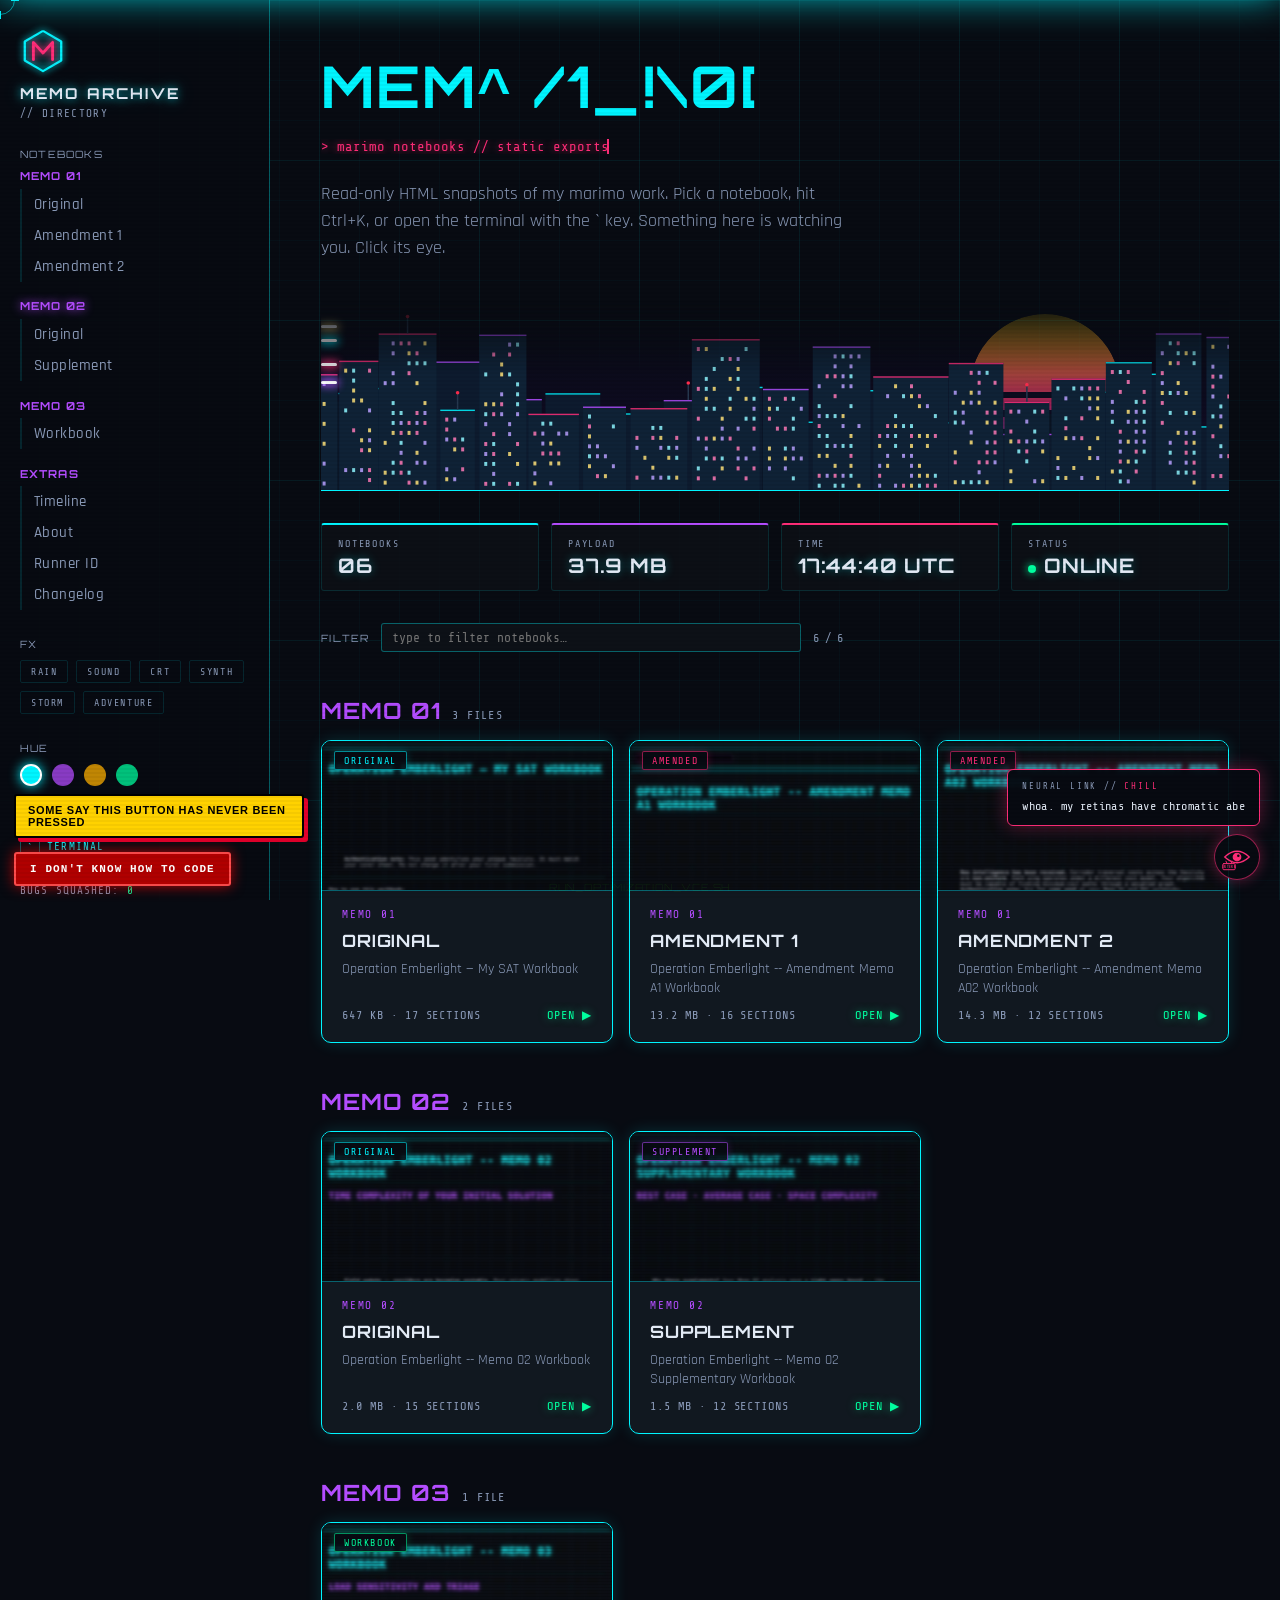
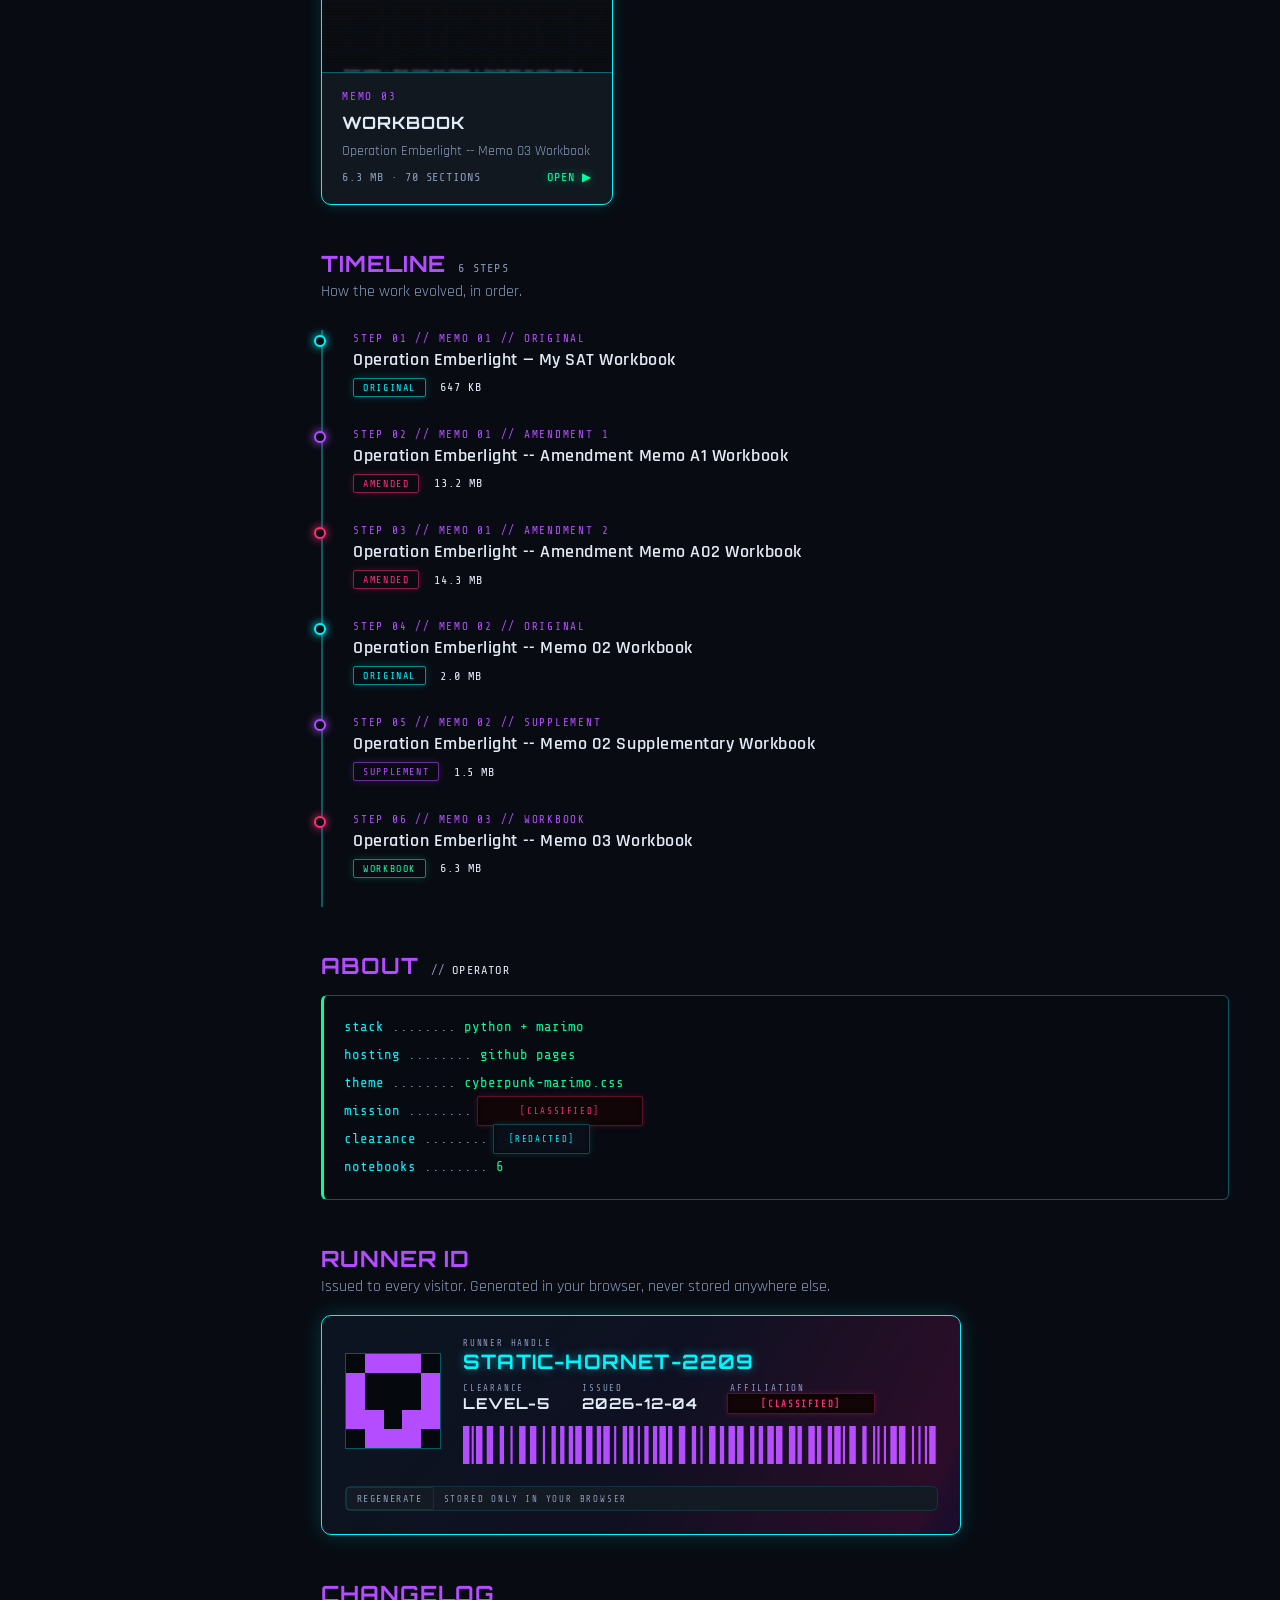
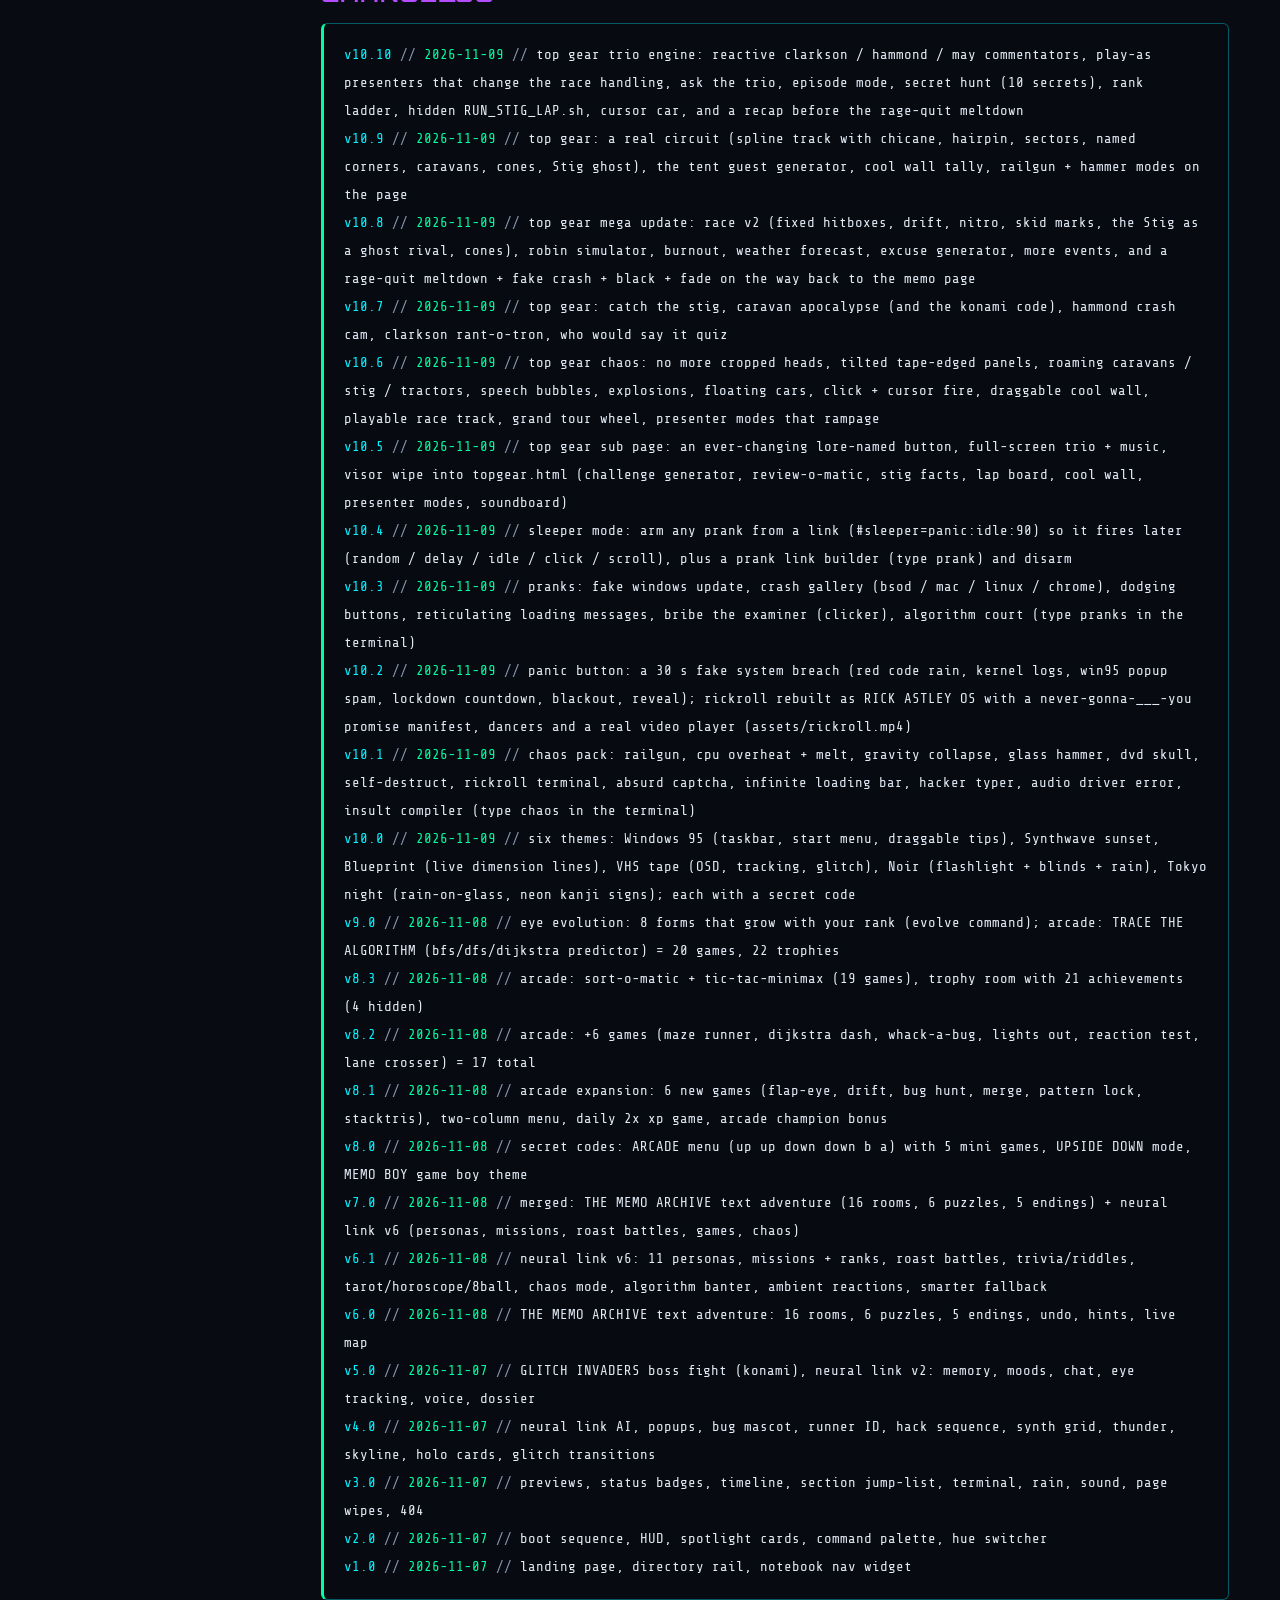
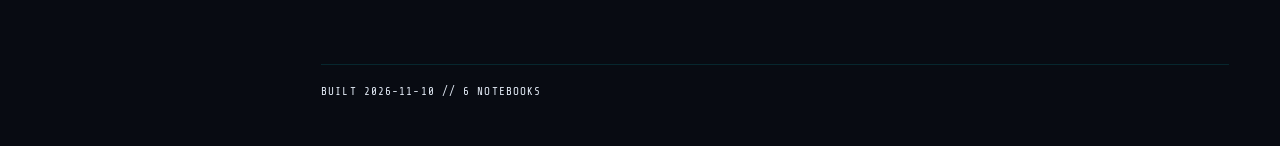
<file: index.html>
<!DOCTYPE html>
<html lang="en">
<head>
<meta charset="utf-8">
<meta name="viewport" content="width=device-width, initial-scale=1">
<title>MEMO ARCHIVE</title>
<meta name="description" content="Read-only HTML snapshots of my marimo work. Pick a notebook, hit Ctrl+K, or open the terminal with the ` key. Something here is watching you. Click its eye.">
<meta property="og:title" content="MEMO ARCHIVE"><meta property="og:description" content="Read-only HTML snapshots of my marimo work. Pick a notebook, hit Ctrl+K, or open the terminal with the ` key. Something here is watching you. Click its eye.">
<link rel="icon" href="data:image/svg+xml,%3Csvg%20xmlns%3D%27http%3A//www.w3.org/2000/svg%27%20viewBox%3D%270%200%2048%2048%27%3E%3Crect%20width%3D%2748%27%20height%3D%2748%27%20fill%3D%27%23080b12%27/%3E%3Cpolygon%20points%3D%2724%2C3%2043%2C14%2043%2C34%2024%2C45%205%2C34%205%2C14%27%20fill%3D%27none%27%20stroke%3D%27%2300f5ff%27%20stroke-width%3D%273%27/%3E%3Cpath%20d%3D%27M14%2033V15l10%2011%2010-11v18%27%20fill%3D%27none%27%20stroke%3D%27%23ff2d78%27%20stroke-width%3D%273%27/%3E%3C/svg%3E">
<link rel="stylesheet" href="assets/cyberpunk-marimo.css">
<link rel="stylesheet" href="assets/site.css">
<link rel="stylesheet" href="assets/fun.css">
<link rel="stylesheet" href="assets/fun3.css">
<link rel="stylesheet" href="assets/adventure.css">
<link rel="stylesheet" href="assets/arcade.css">
<link rel="stylesheet" href="assets/evolve.css">
<link rel="stylesheet" href="assets/themes.css">
<link rel="stylesheet" href="assets/chaos.css">
<link rel="stylesheet" href="assets/panic.css">
<link rel="stylesheet" href="assets/pranks.css">
<link rel="stylesheet" href="assets/sleeper.css">
<script>try{if(!sessionStorage.getItem("booted"))document.documentElement.classList.add("booting")}catch(e){}</script>
</head>
<body>
<div class="boot" id="boot" aria-hidden="true"><pre id="boot-log"></pre><span class="caret"></span><div class="skip">PRESS ANY KEY TO SKIP</div></div>
<canvas id="rain" aria-hidden="true"></canvas>
<div class="wipe" id="wipe"></div>
<div class="shell">
  <div class="rail" role="navigation" aria-label="Directory">
    <a class="brand" href="#top"><svg class="logo" viewBox="0 0 48 48" aria-hidden="true"><polygon class="hex" points="24,3 43,14 43,34 24,45 5,34 5,14"/><path class="mm" d="M14 33V15l10 11 10-11v18"/></svg><span class="brand-name">MEMO ARCHIVE</span><small>// DIRECTORY</small></a>
    <div class="cp-label">Notebooks</div>
    <div class="rail-group"><div class="rail-group-name"><a href="#memo-1" style="color:inherit !important;border:none !important">Memo 01</a></div><a class="rail-link" href="notebooks/memo1_original.html">Original</a><a class="rail-link" href="notebooks/memo1_amendment_1.html">Amendment 1</a><a class="rail-link" href="notebooks/memo1_amendment_2.html">Amendment 2</a></div><div class="rail-group"><div class="rail-group-name"><a href="#memo-2" style="color:inherit !important;border:none !important">Memo 02</a></div><a class="rail-link" href="notebooks/memo2_original.html">Original</a><a class="rail-link" href="notebooks/memo2_supp.html">Supplement</a></div><div class="rail-group"><div class="rail-group-name"><a href="#memo-3" style="color:inherit !important;border:none !important">Memo 03</a></div><a class="rail-link" href="notebooks/memo3.html">Workbook</a></div>
    <div class="rail-group"><div class="rail-group-name">Extras</div>
      <a class="rail-link" href="#timeline">Timeline</a><a class="rail-link" href="#about">About</a><a class="rail-link" href="#runner">Runner ID</a><a class="rail-link" href="#changelog">Changelog</a></div>
    <div class="cp-label">FX</div>
    <div class="pills">
      <i class="pill" role="button" tabindex="0" data-fx="rain">Rain</i>
      <i class="pill" role="button" tabindex="0" data-fx="sound">Sound</i>
      <i class="pill" role="button" tabindex="0" data-fx="crt">CRT</i>
      <i class="pill" role="button" tabindex="0" data-fx="synth">Synth</i>
      <i class="pill" role="button" tabindex="0" data-fx="storm">Storm</i>
      <i class="pill" role="button" tabindex="0" data-fx="adv" title="play the text adventure">Adventure</i>
    </div>
    <div class="cp-label">Hue</div>
    <div class="swatches">
      <i class="swatch on" role="button" tabindex="0" data-hue="cyan" title="Cyan" style="background:#00f5ff;color:#00f5ff"></i>
      <i class="swatch" role="button" tabindex="0" data-hue="violet" title="Violet" style="background:#b44dff;color:#b44dff"></i>
      <i class="swatch" role="button" tabindex="0" data-hue="amber" title="Amber" style="background:#ffb000;color:#ffb000"></i>
      <i class="swatch" role="button" tabindex="0" data-hue="green" title="Green" style="background:#00ff9f;color:#00ff9f"></i>
    </div>
    <div class="rail-hint"><kbd>CTRL</kbd>+<kbd>K</kbd> <a id="open-pal" href="#" onclick="return false" style="border:none !important">JUMP TO&hellip;</a><br>
      <kbd>`</kbd> <a id="open-term" href="#" onclick="return false" style="border:none !important">TERMINAL</a><br><kbd>/</kbd> FILTER<br>BUGS SQUASHED: <span id="bug-count">0</span></div>
  </div>

  <main class="main" id="top">
    <header class="hero">
      <h1 class="sign">MEMO ARCHIVE</h1>
      <span class="cp-type cp-type--hot tagline" style="--w:36ch;--n:36">&gt; marimo notebooks // static exports</span>
      <p class="lede">Read-only HTML snapshots of my marimo work. Pick a notebook, hit Ctrl+K, or open the terminal with the ` key. Something here is watching you. Click its eye.</p>
    </header>
    <div class="skyline" id="skyline" aria-hidden="true"></div>

    <div class="hud">
      <div class="hud-tile"><div class="hud-k">Notebooks</div><div class="hud-v">06</div></div>
      <div class="hud-tile"><div class="hud-k">Payload</div><div class="hud-v">37.9 MB</div></div>
      <div class="hud-tile"><div class="hud-k">Time</div><div class="hud-v" id="hud-clock">--:--:--</div></div>
      <div class="hud-tile"><div class="hud-k">Status</div><div class="hud-v"><span class="dot"></span>ONLINE</div></div>
    </div>

    <div class="search-row">
      <span class="cp-label">Filter</span>
      <input type="search" id="q" placeholder="type to filter notebooks…" autocomplete="off">
      <span class="result-count" id="count">6 / 6</span>
    </div>

    <section class="group" id="memo-1" data-nb="1"><h2>Memo 01<span class="count">3 FILES</span></h2><div class="cards"><a class="card-link cp-card" href="notebooks/memo1_original.html" data-search="memo 01 original operation emberlight — my sat workbook memo1_original.html original"><div class="card-shot"><img src="assets/previews/memo1_original.jpg" alt="" loading="lazy"><span class="badge st-original">ORIGINAL</span></div><div class="card-tag">Memo 01</div><div class="card-name">Original</div><div class="card-desc">Operation Emberlight — My SAT Workbook</div><div class="card-meta"><span class="size">647 KB &middot; 17 SECTIONS</span><span class="go">OPEN &#9654;</span></div></a><a class="card-link cp-card" href="notebooks/memo1_amendment_1.html" data-search="memo 01 amendment 1 operation emberlight -- amendment memo a1 workbook memo1_amendment_1.html amendment"><div class="card-shot"><img src="assets/previews/memo1_amendment_1.jpg" alt="" loading="lazy"><span class="badge st-amendment">AMENDED</span></div><div class="card-tag">Memo 01</div><div class="card-name">Amendment 1</div><div class="card-desc">Operation Emberlight -- Amendment Memo A1 Workbook</div><div class="card-meta"><span class="size">13.2 MB &middot; 16 SECTIONS</span><span class="go">OPEN &#9654;</span></div></a><a class="card-link cp-card" href="notebooks/memo1_amendment_2.html" data-search="memo 01 amendment 2 operation emberlight -- amendment memo a02 workbook memo1_amendment_2.html amendment"><div class="card-shot"><img src="assets/previews/memo1_amendment_2.jpg" alt="" loading="lazy"><span class="badge st-amendment">AMENDED</span></div><div class="card-tag">Memo 01</div><div class="card-name">Amendment 2</div><div class="card-desc">Operation Emberlight -- Amendment Memo A02 Workbook</div><div class="card-meta"><span class="size">14.3 MB &middot; 12 SECTIONS</span><span class="go">OPEN &#9654;</span></div></a></div></section><section class="group" id="memo-2" data-nb="1"><h2>Memo 02<span class="count">2 FILES</span></h2><div class="cards"><a class="card-link cp-card" href="notebooks/memo2_original.html" data-search="memo 02 original operation emberlight -- memo 02 workbook memo2_original.html original"><div class="card-shot"><img src="assets/previews/memo2_original.jpg" alt="" loading="lazy"><span class="badge st-original">ORIGINAL</span></div><div class="card-tag">Memo 02</div><div class="card-name">Original</div><div class="card-desc">Operation Emberlight -- Memo 02 Workbook</div><div class="card-meta"><span class="size">2.0 MB &middot; 15 SECTIONS</span><span class="go">OPEN &#9654;</span></div></a><a class="card-link cp-card" href="notebooks/memo2_supp.html" data-search="memo 02 supplement operation emberlight -- memo 02 supplementary workbook memo2_supp.html supplement"><div class="card-shot"><img src="assets/previews/memo2_supp.jpg" alt="" loading="lazy"><span class="badge st-supplement">SUPPLEMENT</span></div><div class="card-tag">Memo 02</div><div class="card-name">Supplement</div><div class="card-desc">Operation Emberlight -- Memo 02 Supplementary Workbook</div><div class="card-meta"><span class="size">1.5 MB &middot; 12 SECTIONS</span><span class="go">OPEN &#9654;</span></div></a></div></section><section class="group" id="memo-3" data-nb="1"><h2>Memo 03<span class="count">1 FILE</span></h2><div class="cards"><a class="card-link cp-card" href="notebooks/memo3.html" data-search="memo 03 workbook operation emberlight -- memo 03 workbook memo3.html workbook"><div class="card-shot"><img src="assets/previews/memo3.jpg" alt="" loading="lazy"><span class="badge st-workbook">WORKBOOK</span></div><div class="card-tag">Memo 03</div><div class="card-name">Workbook</div><div class="card-desc">Operation Emberlight -- Memo 03 Workbook</div><div class="card-meta"><span class="size">6.3 MB &middot; 70 SECTIONS</span><span class="go">OPEN &#9654;</span></div></a></div></section>
    <div class="empty" id="empty">&gt; NO MATCHES FOUND</div>

    <section class="group" id="timeline">
      <h2>Timeline<span class="count">6 STEPS</span></h2>
      <p class="blurb">How the work evolved, in order.</p>
      <ol class="tl"><li><a href="notebooks/memo1_original.html"><div class="tl-step">STEP 01 // Memo 01 // Original</div><div class="tl-name">Operation Emberlight — My SAT Workbook</div><div class="tl-meta"><span class="badge st-original">ORIGINAL</span><span class="size">647 KB</span></div></a></li><li><a href="notebooks/memo1_amendment_1.html"><div class="tl-step">STEP 02 // Memo 01 // Amendment 1</div><div class="tl-name">Operation Emberlight -- Amendment Memo A1 Workbook</div><div class="tl-meta"><span class="badge st-amendment">AMENDED</span><span class="size">13.2 MB</span></div></a></li><li><a href="notebooks/memo1_amendment_2.html"><div class="tl-step">STEP 03 // Memo 01 // Amendment 2</div><div class="tl-name">Operation Emberlight -- Amendment Memo A02 Workbook</div><div class="tl-meta"><span class="badge st-amendment">AMENDED</span><span class="size">14.3 MB</span></div></a></li><li><a href="notebooks/memo2_original.html"><div class="tl-step">STEP 04 // Memo 02 // Original</div><div class="tl-name">Operation Emberlight -- Memo 02 Workbook</div><div class="tl-meta"><span class="badge st-original">ORIGINAL</span><span class="size">2.0 MB</span></div></a></li><li><a href="notebooks/memo2_supp.html"><div class="tl-step">STEP 05 // Memo 02 // Supplement</div><div class="tl-name">Operation Emberlight -- Memo 02 Supplementary Workbook</div><div class="tl-meta"><span class="badge st-supplement">SUPPLEMENT</span><span class="size">1.5 MB</span></div></a></li><li><a href="notebooks/memo3.html"><div class="tl-step">STEP 06 // Memo 03 // Workbook</div><div class="tl-name">Operation Emberlight -- Memo 03 Workbook</div><div class="tl-meta"><span class="badge st-workbook">WORKBOOK</span><span class="size">6.3 MB</span></div></a></li></ol>
    </section>

    <section class="group" id="about">
      <h2>About<span class="count">// <span id="about-handle">OPERATOR</span></span></h2>
      <div class="term-box"><div class="term-line"><span class="k">stack</span> <span class="dots">........</span> <span class="v">python + marimo</span></div><div class="term-line"><span class="k">hosting</span> <span class="dots">........</span> <span class="v">github pages</span></div><div class="term-line"><span class="k">theme</span> <span class="dots">........</span> <span class="v">cyberpunk-marimo.css</span></div><div class="term-line"><span class="k">mission</span> <span class="dots">........</span> <span class="v"><span class="cp-redacted cp-redacted--hot">OPERATION EMBERLIGHT</span></span></div><div class="term-line"><span class="k">clearance</span> <span class="dots">........</span> <span class="v"><span class="cp-redacted">LEVEL-5</span></span></div><div class="term-line"><span class="k">notebooks</span> <span class="dots">........</span> <span class="v">6</span></div></div>
    </section>

    <section class="group" id="runner">
      <h2>Runner ID</h2>
      <p class="blurb">Issued to every visitor. Generated in your browser, never stored anywhere else.</p>
      <div id="id-card"></div>
    </section>

    <section class="group" id="changelog">
      <h2>Changelog</h2>
      <div class="term-box"><div class="term-line"><span class="k">v10.10</span> <span class="dots">//</span> <span class="v">2026-11-09</span> <span class="dots">//</span> top gear trio engine: reactive clarkson / hammond / may commentators, play-as presenters that change the race handling, ask the trio, episode mode, secret hunt (10 secrets), rank ladder, hidden RUN_STIG_LAP.sh, cursor car, and a recap before the rage-quit meltdown</div><div class="term-line"><span class="k">v10.9</span> <span class="dots">//</span> <span class="v">2026-11-09</span> <span class="dots">//</span> top gear: a real circuit (spline track with chicane, hairpin, sectors, named corners, caravans, cones, Stig ghost), the tent guest generator, cool wall tally, railgun + hammer modes on the page</div><div class="term-line"><span class="k">v10.8</span> <span class="dots">//</span> <span class="v">2026-11-09</span> <span class="dots">//</span> top gear mega update: race v2 (fixed hitboxes, drift, nitro, skid marks, the Stig as a ghost rival, cones), robin simulator, burnout, weather forecast, excuse generator, more events, and a rage-quit meltdown + fake crash + black + fade on the way back to the memo page</div><div class="term-line"><span class="k">v10.7</span> <span class="dots">//</span> <span class="v">2026-11-09</span> <span class="dots">//</span> top gear: catch the stig, caravan apocalypse (and the konami code), hammond crash cam, clarkson rant-o-tron, who would say it quiz</div><div class="term-line"><span class="k">v10.6</span> <span class="dots">//</span> <span class="v">2026-11-09</span> <span class="dots">//</span> top gear chaos: no more cropped heads, tilted tape-edged panels, roaming caravans / stig / tractors, speech bubbles, explosions, floating cars, click + cursor fire, draggable cool wall, playable race track, grand tour wheel, presenter modes that rampage</div><div class="term-line"><span class="k">v10.5</span> <span class="dots">//</span> <span class="v">2026-11-09</span> <span class="dots">//</span> top gear sub page: an ever-changing lore-named button, full-screen trio + music, visor wipe into topgear.html (challenge generator, review-o-matic, stig facts, lap board, cool wall, presenter modes, soundboard)</div><div class="term-line"><span class="k">v10.4</span> <span class="dots">//</span> <span class="v">2026-11-09</span> <span class="dots">//</span> sleeper mode: arm any prank from a link (#sleeper=panic:idle:90) so it fires later (random / delay / idle / click / scroll), plus a prank link builder (type prank) and disarm</div><div class="term-line"><span class="k">v10.3</span> <span class="dots">//</span> <span class="v">2026-11-09</span> <span class="dots">//</span> pranks: fake windows update, crash gallery (bsod / mac / linux / chrome), dodging buttons, reticulating loading messages, bribe the examiner (clicker), algorithm court (type pranks in the terminal)</div><div class="term-line"><span class="k">v10.2</span> <span class="dots">//</span> <span class="v">2026-11-09</span> <span class="dots">//</span> panic button: a 30 s fake system breach (red code rain, kernel logs, win95 popup spam, lockdown countdown, blackout, reveal); rickroll rebuilt as RICK ASTLEY OS with a never-gonna-___-you promise manifest, dancers and a real video player (assets/rickroll.mp4)</div><div class="term-line"><span class="k">v10.1</span> <span class="dots">//</span> <span class="v">2026-11-09</span> <span class="dots">//</span> chaos pack: railgun, cpu overheat + melt, gravity collapse, glass hammer, dvd skull, self-destruct, rickroll terminal, absurd captcha, infinite loading bar, hacker typer, audio driver error, insult compiler (type chaos in the terminal)</div><div class="term-line"><span class="k">v10.0</span> <span class="dots">//</span> <span class="v">2026-11-09</span> <span class="dots">//</span> six themes: Windows 95 (taskbar, start menu, draggable tips), Synthwave sunset, Blueprint (live dimension lines), VHS tape (OSD, tracking, glitch), Noir (flashlight + blinds + rain), Tokyo night (rain-on-glass, neon kanji signs); each with a secret code</div><div class="term-line"><span class="k">v9.0</span> <span class="dots">//</span> <span class="v">2026-11-08</span> <span class="dots">//</span> eye evolution: 8 forms that grow with your rank (evolve command); arcade: TRACE THE ALGORITHM (bfs/dfs/dijkstra predictor) = 20 games, 22 trophies</div><div class="term-line"><span class="k">v8.3</span> <span class="dots">//</span> <span class="v">2026-11-08</span> <span class="dots">//</span> arcade: sort-o-matic + tic-tac-minimax (19 games), trophy room with 21 achievements (4 hidden)</div><div class="term-line"><span class="k">v8.2</span> <span class="dots">//</span> <span class="v">2026-11-08</span> <span class="dots">//</span> arcade: +6 games (maze runner, dijkstra dash, whack-a-bug, lights out, reaction test, lane crosser) = 17 total</div><div class="term-line"><span class="k">v8.1</span> <span class="dots">//</span> <span class="v">2026-11-08</span> <span class="dots">//</span> arcade expansion: 6 new games (flap-eye, drift, bug hunt, merge, pattern lock, stacktris), two-column menu, daily 2x xp game, arcade champion bonus</div><div class="term-line"><span class="k">v8.0</span> <span class="dots">//</span> <span class="v">2026-11-08</span> <span class="dots">//</span> secret codes: ARCADE menu (up up down down b a) with 5 mini games, UPSIDE DOWN mode, MEMO BOY game boy theme</div><div class="term-line"><span class="k">v7.0</span> <span class="dots">//</span> <span class="v">2026-11-08</span> <span class="dots">//</span> merged: THE MEMO ARCHIVE text adventure (16 rooms, 6 puzzles, 5 endings) + neural link v6 (personas, missions, roast battles, games, chaos)</div><div class="term-line"><span class="k">v6.1</span> <span class="dots">//</span> <span class="v">2026-11-08</span> <span class="dots">//</span> neural link v6: 11 personas, missions + ranks, roast battles, trivia/riddles, tarot/horoscope/8ball, chaos mode, algorithm banter, ambient reactions, smarter fallback</div><div class="term-line"><span class="k">v6.0</span> <span class="dots">//</span> <span class="v">2026-11-08</span> <span class="dots">//</span> THE MEMO ARCHIVE text adventure: 16 rooms, 6 puzzles, 5 endings, undo, hints, live map</div><div class="term-line"><span class="k">v5.0</span> <span class="dots">//</span> <span class="v">2026-11-07</span> <span class="dots">//</span> GLITCH INVADERS boss fight (konami), neural link v2: memory, moods, chat, eye tracking, voice, dossier</div><div class="term-line"><span class="k">v4.0</span> <span class="dots">//</span> <span class="v">2026-11-07</span> <span class="dots">//</span> neural link AI, popups, bug mascot, runner ID, hack sequence, synth grid, thunder, skyline, holo cards, glitch transitions</div><div class="term-line"><span class="k">v3.0</span> <span class="dots">//</span> <span class="v">2026-11-07</span> <span class="dots">//</span> previews, status badges, timeline, section jump-list, terminal, rain, sound, page wipes, 404</div><div class="term-line"><span class="k">v2.0</span> <span class="dots">//</span> <span class="v">2026-11-07</span> <span class="dots">//</span> boot sequence, HUD, spotlight cards, command palette, hue switcher</div><div class="term-line"><span class="k">v1.0</span> <span class="dots">//</span> <span class="v">2026-11-07</span> <span class="dots">//</span> landing page, directory rail, notebook nav widget</div></div>
    </section>

    <footer class="foot"><span>BUILT 2026-11-10 // 6 NOTEBOOKS</span><span></span></footer>
  </main>
</div>

<script id="archive-data" type="application/json">{"items": [{"name": "Original", "tag": "Memo 01", "href": "notebooks/memo1_original.html", "file": "memo1_original.html", "size": "647 KB", "status": "ORIGINAL", "headline": "Operation Emberlight \u2014 My SAT Workbook"}, {"name": "Amendment 1", "tag": "Memo 01", "href": "notebooks/memo1_amendment_1.html", "file": "memo1_amendment_1.html", "size": "13.2 MB", "status": "AMENDED", "headline": "Operation Emberlight -- Amendment Memo A1 Workbook"}, {"name": "Amendment 2", "tag": "Memo 01", "href": "notebooks/memo1_amendment_2.html", "file": "memo1_amendment_2.html", "size": "14.3 MB", "status": "AMENDED", "headline": "Operation Emberlight -- Amendment Memo A02 Workbook"}, {"name": "Original", "tag": "Memo 02", "href": "notebooks/memo2_original.html", "file": "memo2_original.html", "size": "2.0 MB", "status": "ORIGINAL", "headline": "Operation Emberlight -- Memo 02 Workbook"}, {"name": "Supplement", "tag": "Memo 02", "href": "notebooks/memo2_supp.html", "file": "memo2_supp.html", "size": "1.5 MB", "status": "SUPPLEMENT", "headline": "Operation Emberlight -- Memo 02 Supplementary Workbook"}, {"name": "Workbook", "tag": "Memo 03", "href": "notebooks/memo3.html", "file": "memo3.html", "size": "6.3 MB", "status": "WORKBOOK", "headline": "Operation Emberlight -- Memo 03 Workbook"}], "title": "MEMO ARCHIVE", "about": [["stack", "python + marimo"], ["hosting", "github pages"], ["theme", "cyberpunk-marimo.css"], ["mission", "[CLASSIFIED]"], ["clearance", "[REDACTED]"], ["notebooks", "6"]], "handle": "OPERATOR"}</script>
<script>
(function () {
  var q = document.getElementById('q'), count = document.getElementById('count'), empty = document.getElementById('empty');
  var cards = [].slice.call(document.querySelectorAll('.card-link'));
  var groups = [].slice.call(document.querySelectorAll('.group[data-nb]'));
  function filter() {
    var term = q.value.trim().toLowerCase(), shown = 0;
    cards.forEach(function (c) { var ok = !term || c.dataset.search.indexOf(term) !== -1; c.hidden = !ok; if (ok) shown++; });
    groups.forEach(function (g) { g.hidden = !g.querySelector('.card-link:not([hidden])'); });
    count.textContent = shown + ' / ' + cards.length;
    empty.classList.toggle('show', shown === 0);
  }
  q.addEventListener('input', filter);
  document.addEventListener('keydown', function (e) {
    if (e.key === '/' && document.activeElement !== q && !/INPUT|TEXTAREA/.test(document.activeElement.tagName)) { e.preventDefault(); q.focus(); }
  });
  var links = {};
  [].forEach.call(document.querySelectorAll('.rail-group-name a'), function (a) { links[a.getAttribute('href').slice(1)] = a.closest('.rail-group'); });
  var io = new IntersectionObserver(function (entries) {
    entries.forEach(function (en) {
      if (en.isIntersecting) {
        Object.keys(links).forEach(function (k) { links[k].querySelector('.rail-group-name').style.textShadow = ''; });
        var el = links[en.target.id]; if (el) el.querySelector('.rail-group-name').style.textShadow = '0 0 10px rgba(180,77,255,.9)';
      }
    });
  }, { rootMargin: '-20% 0px -70% 0px' });
  groups.forEach(function (g) { io.observe(g); });
  // timeline reveal
  var tio = new IntersectionObserver(function (es) { es.forEach(function (e) { if (e.isIntersecting) { e.target.classList.add('in'); tio.unobserve(e.target); } }); }, { threshold: .25 });
  [].forEach.call(document.querySelectorAll('.tl li'), function (li) { tio.observe(li); });
})();
</script>
<script src="assets/site.js"></script>
<script src="assets/extras.js"></script>
<script src="assets/fun.js"></script>
<script src="assets/fun2.js"></script>
<script src="assets/link.js"></script>
<script src="assets/boss.js"></script>
<script src="assets/adventure.js"></script>
<script src="assets/arcade.js"></script>
<script src="assets/evolve.js"></script>
<script src="assets/themes.js"></script>
<script src="assets/chaos.js"></script>
<script src="assets/panic.js"></script>
<script src="assets/pranks.js"></script>
<script src="assets/sleeper.js"></script>
<script src="assets/topgear-sil.js"></script>
<script src="assets/topgear-entry.js"></script>
</body>
</html>
</file>
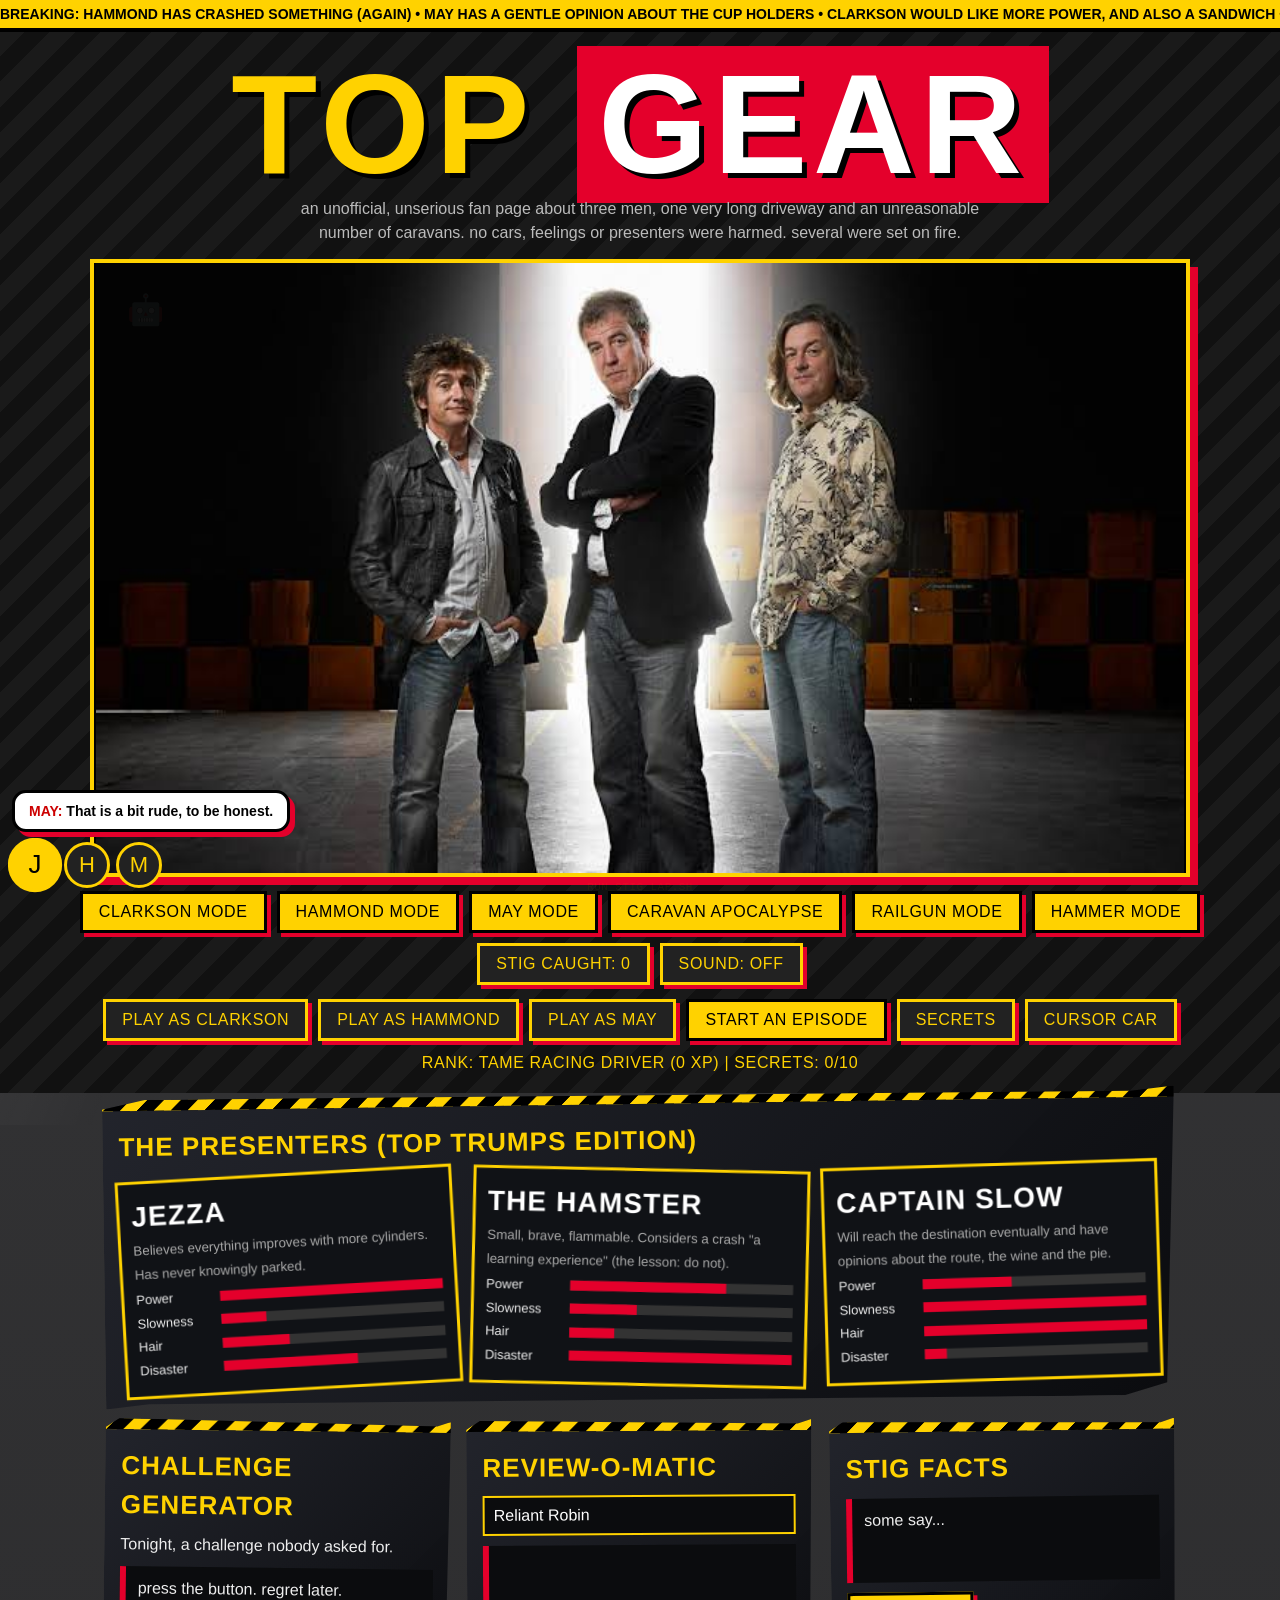
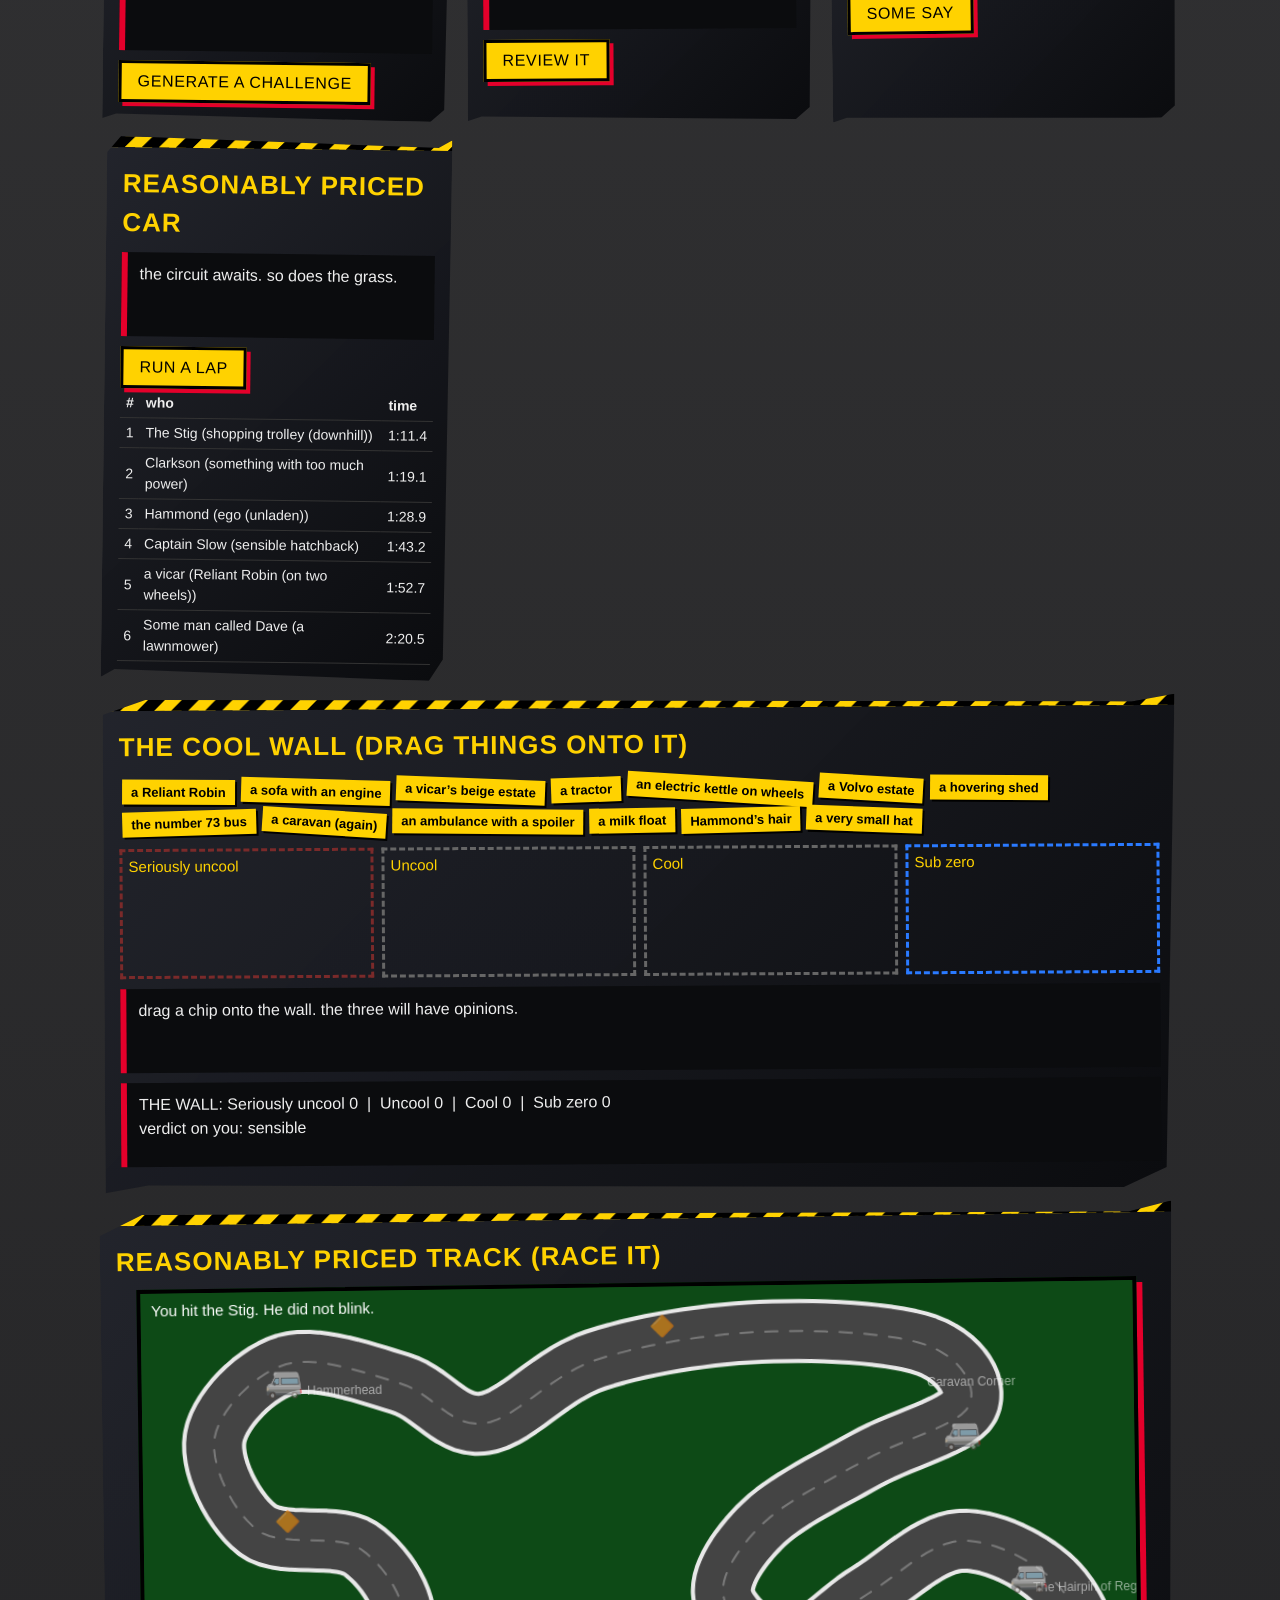
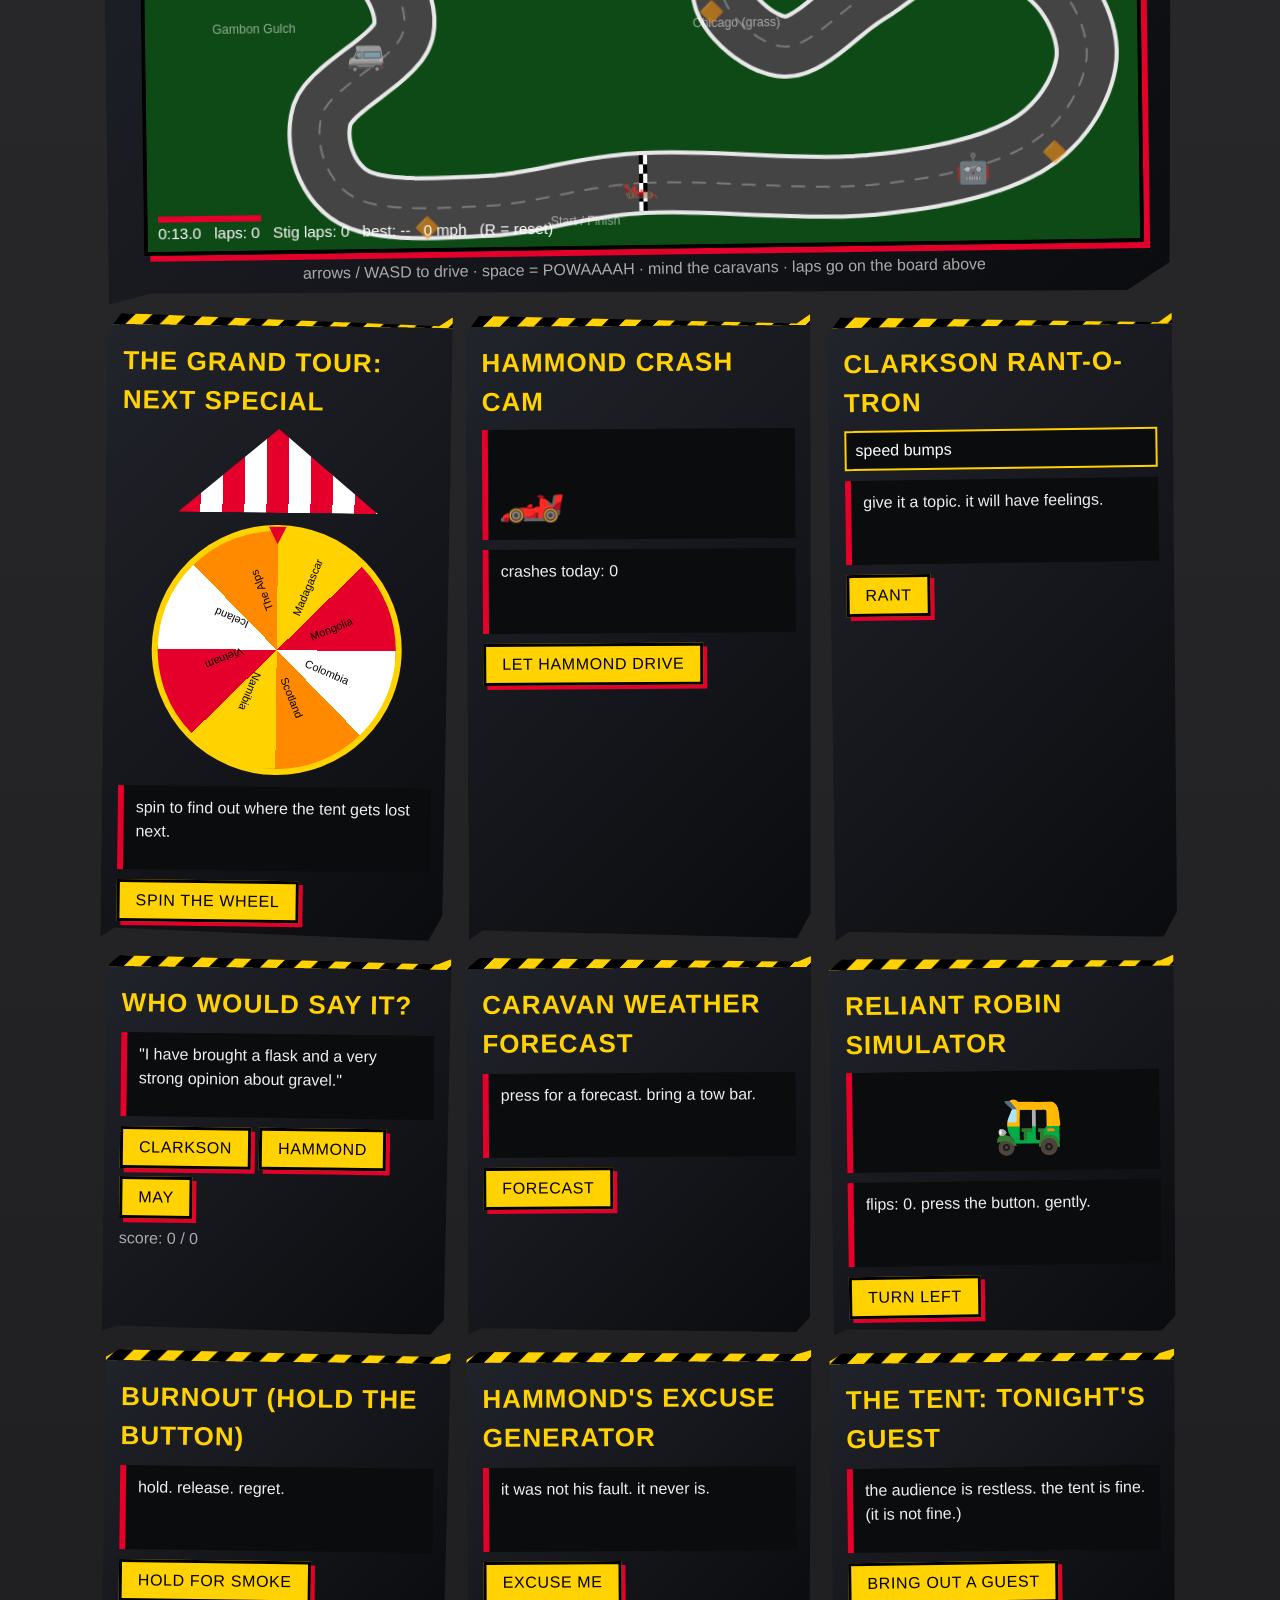
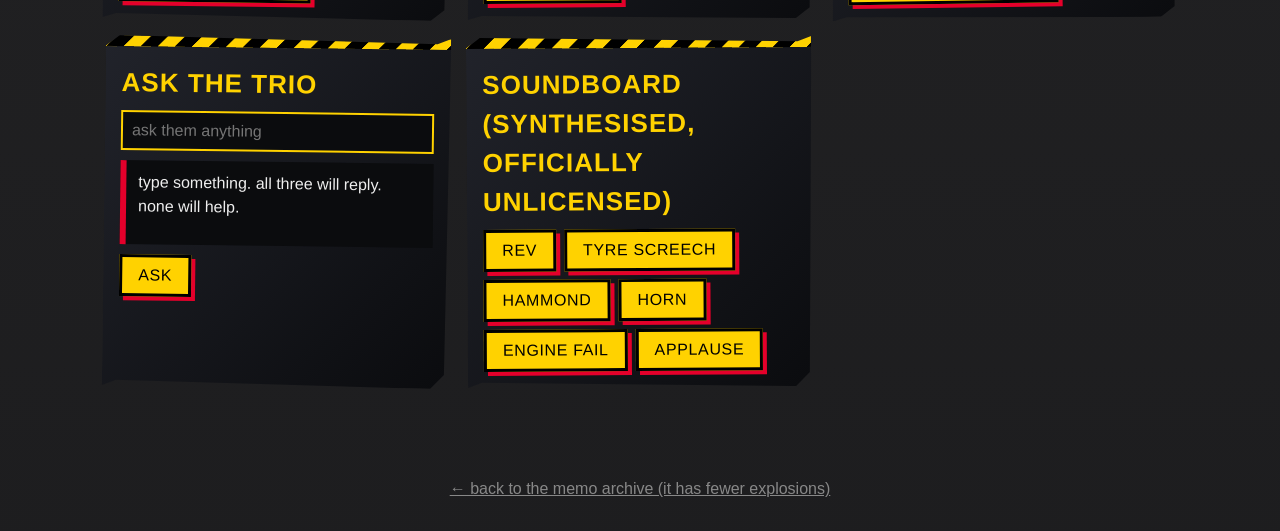
<file: topgear.html>
<!doctype html>
<html lang="en"><head><meta charset="utf-8"><meta name="viewport" content="width=device-width,initial-scale=1"><title>TOP GEAR // THE HOLY TRINITY (UNOFFICIAL, UNSERIOUS)</title>
<style>
*{box-sizing:border-box}
:root{--y:#ffd200;--r:#e4002b;--c:#17191d}
body{margin:0;color:#eee;font:16px/1.5 "Segoe UI",Arial,sans-serif;background:linear-gradient(rgba(10,10,12,.82),rgba(10,10,12,.92)),url(assets/topgear/backdrop.jpg) center/cover fixed,repeating-linear-gradient(90deg,#1b1d22 0 120px,#15171a 120px 240px);transition:filter 2s}
h1,h2,h3,.imp,button{font-family:Impact,"Arial Narrow",sans-serif;text-transform:uppercase;letter-spacing:.04em}
#tick{background:var(--y);color:#000;overflow:hidden;white-space:nowrap;border-bottom:4px solid #000}
#tk{display:inline-block;padding:6px 0;font:bold 14px Impact,Arial,sans-serif;animation:tk 60s linear infinite}@keyframes tk{to{transform:translateX(-50%)}}
header{text-align:center;padding:30px 16px 10px;background:repeating-linear-gradient(-45deg,#111 0 18px,#1a1a1a 18px 36px)}
h1{margin:0;font-size:clamp(48px,11vw,150px);line-height:.9;color:var(--y);text-shadow:5px 5px 0 #000}h1 b{color:#fff;background:var(--r);padding:0 .15em}
header p{max-width:680px;margin:8px auto;color:#bbb}
.hero{height:auto;aspect-ratio:16/9;max-height:84vh;background:#000;min-height:0;margin:14px auto;max-width:1100px;border:4px solid var(--y);position:relative;overflow:hidden;box-shadow:8px 8px 0 var(--r)}
.hero img{position:absolute;inset:0;width:100%;height:100%;object-fit:contain;object-position:50% 0;background:#000}
#modes{display:flex;gap:10px;justify-content:center;flex-wrap:wrap;margin:14px 0}
button{background:var(--y);color:#000;border:3px solid #000;padding:9px 16px;font-size:16px;cursor:pointer;box-shadow:4px 4px 0 var(--r)}button:active{transform:translate(3px,3px);box-shadow:1px 1px 0 var(--r)}
button.alt{background:#222;color:var(--y);border-color:var(--y)}
main{max-width:1100px;margin:0 auto;padding:0 14px 60px;display:grid;grid-template-columns:repeat(auto-fit,minmax(320px,1fr));gap:18px}
section{background:rgba(23,25,29,.92);border:3px solid #000;outline:3px solid var(--y);padding:16px;position:relative}
section h2{margin:0 0 8px;color:var(--y);font-size:26px}section.w{grid-column:1/-1}
.out{min-height:84px;background:#0b0c0e;border-left:6px solid var(--r);padding:10px 12px;margin:10px 0;white-space:pre-wrap}
input{width:100%;padding:9px;background:#0b0c0e;color:#fff;border:2px solid var(--y);font:16px Arial,sans-serif}
.cards{display:grid;grid-template-columns:repeat(auto-fit,minmax(240px,1fr));gap:14px}
.card{background:#101216;border:3px solid var(--y);padding:12px}.card h3{margin:0;font-size:28px;color:#fff}.card small{color:#aaa}
.st{display:grid;grid-template-columns:78px 1fr;gap:6px;align-items:center;font-size:13px;margin:4px 0}.bar{height:10px;background:#333}.bar i{display:block;height:100%;background:var(--r)}
table{width:100%;border-collapse:collapse;font-size:14px}td,th{padding:4px 6px;border-bottom:1px solid #333;text-align:left}tr.me td{color:#000;background:var(--y)}
a.back{display:block;text-align:center;padding:30px;color:#888}
#fx{position:fixed;inset:0;display:none;align-items:center;justify-content:center;z-index:50;pointer-events:none;font:900 clamp(60px,16vw,240px) Impact,sans-serif;color:var(--y);text-shadow:8px 8px 0 var(--r),0 0 60px #000;text-align:center;line-height:1}
body.clk main,body.clk header{animation:sh .1s infinite}@keyframes sh{25%{transform:translate(-3px,2px)}75%{transform:translate(3px,-2px)}}
body.clk{filter:saturate(1.8) contrast(1.15)}
body.may{filter:sepia(.55) saturate(.8)}body.may *{transition:all 3s}
body.ham section{animation:fall 2s ease-in forwards}body.ham section:nth-child(odd){--rot:-7deg}body.ham section:nth-child(even){--rot:6deg}
@keyframes fall{to{transform:translateY(40px) rotate(var(--rot));opacity:.75}}
body.ham section:after{content:"\1F525\1F525\1F525";position:absolute;top:-14px;right:10px;font-size:34px;animation:sh .15s infinite}

main,header,#tick,a.back{position:relative;z-index:1}
body:before{content:"";position:fixed;inset:-25%;pointer-events:none;z-index:0;background:conic-gradient(from 0deg at 50% -10%,transparent 0 40deg,rgba(255,210,0,.12) 50deg,transparent 60deg 100deg,rgba(228,0,43,.12) 110deg,transparent 120deg 200deg,rgba(255,255,255,.07) 210deg,transparent 220deg);animation:sw 12s ease-in-out infinite alternate}@keyframes sw{to{transform:rotate(18deg) scale(1.1)}}
section{border:0;outline:0;background:linear-gradient(135deg,rgba(34,36,44,.95),rgba(10,11,14,.97));clip-path:polygon(0 3%,4% 0,96% 1.5%,100% 0,99% 96%,95% 100%,4% 98.5%,0 100%);transform:rotate(var(--t,0deg));transition:transform .25s}
section:nth-child(3n+1){--t:-.8deg}section:nth-child(3n+2){--t:.7deg}section:nth-child(3n){--t:-.35deg}
section:hover{transform:rotate(0) scale(1.02);z-index:6}
section:before{content:"";position:absolute;left:0;right:0;top:0;height:11px;background:repeating-linear-gradient(-45deg,#ffd200 0 12px,#000 12px 24px);background-size:34px 11px;animation:tape 1.2s linear infinite}@keyframes tape{to{background-position:34px 0}}
section h2{margin-top:12px;animation:gl 3.5s steps(1) infinite}@keyframes gl{0%,90%{text-shadow:none}93%{text-shadow:3px 0 #e4002b,-3px 0 #0ff;transform:skewX(-6deg)}96%{text-shadow:-4px 0 #e4002b,4px 0 #0ff;transform:skewX(5deg)}}
.card{transform:rotate(var(--t,0deg));transition:transform .2s}.card:nth-child(1){--t:-2.5deg}.card:nth-child(2){--t:2deg}.card:nth-child(3){--t:-1deg}.card:hover{transform:rotate(0) scale(1.06) translateY(-6px)}
h1{animation:hh 4s ease-in-out infinite}@keyframes hh{50%{transform:rotate(-1.5deg) scale(1.03)}}
#fxc{position:fixed;inset:0;pointer-events:none;z-index:70;width:100vw;height:100vh}
.fl{position:fixed;bottom:-60px;font-size:36px;pointer-events:none;z-index:2;animation:fl 9s linear forwards}@keyframes fl{to{transform:translateY(-125vh) rotate(720deg)}}
.run{position:fixed;left:-30vw;z-index:55;font-size:72px;pointer-events:none;animation:rn linear forwards;white-space:nowrap;line-height:1}.run small{display:block;font:bold 16px Impact,sans-serif;color:#ffd200;background:#000;padding:2px 8px}@keyframes rn{to{left:120vw}}
.bub{position:fixed;z-index:60;max-width:260px;padding:10px 14px;background:#fff;color:#000;border:3px solid #000;border-radius:16px;font:bold 14px Arial,sans-serif;pointer-events:none;box-shadow:5px 5px 0 var(--r);animation:bp 4.2s forwards}@keyframes bp{0%{transform:scale(0) rotate(-8deg)}8%{transform:scale(1.1)}12%{transform:scale(1)}90%{opacity:1}100%{opacity:0;transform:translateY(-30px)}}
#rc{width:100%;max-width:1000px;display:block;margin:8px auto;background:#0d4a16;border:4px solid #000;box-shadow:6px 6px 0 var(--r)}
.wall{display:grid;grid-template-columns:repeat(4,1fr);gap:8px}.col{min-height:130px;padding:6px;border:3px dashed #666;font-size:12px;transition:background .2s}.col.ov{background:#333}.col h4{margin:0 0 4px;font:15px Impact,sans-serif;color:#ffd200}.col:nth-child(1){border-color:#7a2a2a}.col:nth-child(4){border-color:#2a7aff}
.chip{display:inline-block;margin:3px;padding:5px 9px;background:#ffd200;color:#000;cursor:grab;font:bold 13px Arial,sans-serif;transform:rotate(var(--t,0deg));box-shadow:2px 2px 0 #000}#pool{min-height:44px;margin:10px 0}
.tent{height:84px;margin:0 auto 8px;width:200px;background:repeating-linear-gradient(90deg,#e4002b 0 22px,#fff 22px 44px);clip-path:polygon(50% 0,100% 100%,0 100%);animation:tn 2s ease-in-out infinite alternate}@keyframes tn{to{transform:rotate(3deg) translateX(8px)}}
#ww{position:relative;width:250px;margin:12px auto}#ww:before{content:"\25BC";position:absolute;left:50%;top:-14px;transform:translateX(-50%);font-size:30px;color:#e4002b;z-index:3}
#wheel{width:250px;height:250px;border-radius:50%;border:6px solid #ffd200;position:relative;transition:transform 4.5s cubic-bezier(.1,.7,.1,1)}#wheel span{position:absolute;left:50%;top:50%;transform-origin:0 0;font:11px Impact,sans-serif;color:#000;width:100px;margin-top:-6px;padding-left:34px}

#trio{position:fixed;left:12px;bottom:12px;z-index:65;display:flex;gap:6px}
.av{width:46px;height:46px;border-radius:50%;background:#222;border:3px solid var(--y);color:var(--y);font:22px Impact,sans-serif;display:flex;align-items:center;justify-content:center;cursor:pointer;user-select:none;transition:transform .2s}
.av.on{background:var(--y);color:#000;transform:scale(1.18)}.av.sp{animation:sh .15s 6}
#sy{position:fixed;left:12px;bottom:68px;max-width:310px;z-index:66;display:none;padding:10px 14px;background:#fff;color:#000;border:3px solid #000;border-radius:14px;font:bold 14px Arial,sans-serif;box-shadow:5px 5px 0 var(--r)}
#gh{position:fixed;bottom:4px;left:50%;transform:translateX(-50%);opacity:.05;font:11px monospace;background:none;border:1px dashed transparent;color:#ffd200;box-shadow:none;z-index:40;padding:2px 8px}#gh:hover{opacity:1;border-color:#ffd200}
#ep{position:fixed;inset:0;z-index:90;background:#000;color:#ffd200;padding:6vh 8vw;overflow:auto}#epp{white-space:pre-wrap;margin:0;font:clamp(14px,2vw,22px)/1.6 Impact,Arial,sans-serif;color:#ffd200;letter-spacing:.04em}#epk{position:fixed;bottom:8px;left:0;right:0;text-align:center;font:11px Arial;color:#777}
.ov{position:fixed;inset:0;z-index:97;background:rgba(0,0,0,.82);display:flex;align-items:center;justify-content:center}.ovb{background:#111;border:4px solid var(--y);padding:20px;max-width:90vw}.ovb div{padding:3px 0}
.run{z-index:95}#fxc{z-index:96}body.gold{filter:sepia(.3) saturate(1.5) hue-rotate(-12deg)}
</style></head><body>
<div id="tick"><div id="tk"></div></div>
<header><h1>TOP <b>GEAR</b></h1><p>an unofficial, unserious fan page about three men, one very long driveway and an unreasonable number of caravans. no cars, feelings or presenters were harmed. several were set on fire.</p>
<div class="hero" id="hero"></div>
<div id="modes"><button onclick="mode('clk')">Clarkson mode</button><button onclick="mode('ham')">Hammond mode</button><button onclick="mode('may')">May mode</button><button onclick="caravans()">Caravan apocalypse</button><button onclick="shatter()">Railgun mode</button><button onclick="hammerM()">Hammer mode</button><button class="alt" id="stg">Stig caught: 0</button><button class="alt" id="snd" onclick="toggleSnd()">sound: off</button></div><div id="modes2" style="display:flex;gap:10px;justify-content:center;flex-wrap:wrap;margin:6px 0 10px"><button class="alt" onclick="pickP(0)">Play as Clarkson</button><button class="alt" onclick="pickP(1)">Play as Hammond</button><button class="alt" onclick="pickP(2)">Play as May</button><button onclick="episode()">Start an episode</button><button class="alt" onclick="secrets()">Secrets</button><button class="alt" onclick="curCar()">Cursor car</button></div><div id="rk" class="imp" style="color:#ffd200;margin-bottom:8px"></div></header>
<main>
<section class="w"><h2>The presenters (Top Trumps edition)</h2><div class="cards" id="cards"></div></section>
<section><h2>Challenge generator</h2><div>Tonight, a challenge nobody asked for.</div><div class="out" id="chOut">press the button. regret later.</div><button onclick="challenge()">Generate a challenge</button></section>
<section><h2>Review-o-matic</h2><input id="car" placeholder="type any car (or shed, or caravan)" value="Reliant Robin"><div class="out" id="rvOut"></div><button onclick="review()">Review it</button></section>
<section><h2>Stig facts</h2><div class="out" id="stOut">some say...</div><button onclick="stig()">Some say</button></section>
<section><h2>Reasonably priced car</h2><div class="out" id="lapOut">the circuit awaits. so does the grass.</div><button onclick="lap()">Run a lap</button><table id="board"></table></section>
<section class="w"><h2>The Cool Wall (drag things onto it)</h2><div id="pool"></div><div class="wall" id="wall"></div><div class="out" id="cwOut">drag a chip onto the wall. the three will have opinions.</div></section>
<section class="w"><h2>Reasonably priced track (race it)</h2><canvas id="rc"></canvas><div style="text-align:center;color:#aaa">arrows / WASD to drive &middot; space = POWAAAAH &middot; mind the caravans &middot; laps go on the board above</div></section>
<section><h2>The Grand Tour: next special</h2><div class="tent"></div><div id="ww"><div id="wheel"></div></div><div class="out" id="whOut">spin to find out where the tent gets lost next.</div><button onclick="spin()">Spin the wheel</button></section>
<section><h2>Hammond crash cam</h2><div id="cc" style="height:110px;position:relative;overflow:hidden;background:#0b0c0e;border-left:6px solid #e4002b"><div id="ccar" style="position:absolute;left:10px;bottom:6px;font-size:54px">&#127950;&#65039;</div></div><div class="out" id="ccOut">crashes today: 0</div><button onclick="crashCam()">Let Hammond drive</button></section>
<section><h2>Clarkson rant-o-tron</h2><input id="rt" value="speed bumps"><div class="out" id="rtOut">give it a topic. it will have feelings.</div><button onclick="rant()">Rant</button></section>
<section><h2>Who would say it?</h2><div class="out" id="qzOut"></div><div id="qzB" style="display:flex;gap:8px;flex-wrap:wrap"></div><div id="qzS" style="margin-top:8px;color:#aaa">score: 0 / 0</div></section>
<section><h2>Caravan weather forecast</h2><div class="out" id="wxOut">press for a forecast. bring a tow bar.</div><button onclick="wx()">Forecast</button></section>
<section><h2>Reliant Robin simulator</h2><div id="rb" style="height:100px;position:relative;overflow:hidden;background:#0b0c0e;border-left:6px solid #e4002b"><div id="rob" style="position:absolute;left:46%;bottom:4px;font-size:56px;transition:transform .8s">&#128762;</div></div><div class="out" id="rbOut">flips: 0. press the button. gently.</div><button onclick="robin()">Turn left</button></section>
<section><h2>Burnout (hold the button)</h2><div class="out" id="boOut">hold. release. regret.</div><button id="bo">HOLD FOR SMOKE</button></section>
<section><h2>Hammond&#39;s excuse generator</h2><div class="out" id="exOut">it was not his fault. it never is.</div><button onclick="excuse()">Excuse me</button></section>
<section><h2>The Tent: tonight&#39;s guest</h2><div class="out" id="gtOut">the audience is restless. the tent is fine. (it is not fine.)</div><button onclick="guest()">Bring out a guest</button></section>
<section><h2>Ask the trio</h2><input id="bt" placeholder="ask them anything"><div class="out" id="btOut">type something. all three will reply. none will help.</div><button onclick="banter()">Ask</button></section>
<section><h2>Soundboard (synthesised, officially unlicensed)</h2><div style="display:flex;gap:8px;flex-wrap:wrap"><button onclick="sfx('rev')">Rev</button><button onclick="sfx('screech')">Tyre screech</button><button onclick="sfx('crash')">Hammond</button><button onclick="sfx('horn')">Horn</button><button onclick="sfx('fail')">Engine fail</button><button onclick="sfx('clap')">Applause</button></div></section>
</main>
<a class="back" href="index.html">&larr; back to the memo archive (it has fewer explosions)</a>
<div id="trio"><span class="av">J</span><span class="av">H</span><span class="av">M</span></div><div id="sy"></div><button id="gh" onclick="stigLap()">RUN_STIG_LAP.sh</button><canvas id="fxc"></canvas><div id="fx"></div>
<script src="assets/topgear-sil.js"></script>
<script>
function $(i){return document.getElementById(i)}function pick(a){return a[Math.floor(Math.random()*a.length)]}
$('hero').innerHTML=TGsil()+'<img alt="" onerror="this.remove()" src="assets/topgear/trio.jpg">';
var NEWS=['BREAKING: HAMMOND HAS CRASHED SOMETHING (AGAIN)','MAY HAS A GENTLE OPINION ABOUT THE CUP HOLDERS','CLARKSON WOULD LIKE MORE POWER, AND ALSO A SANDWICH','THE STIG HAS BEEN SPOTTED NOT BLINKING','A CARAVAN HAS BEEN FOUND WHERE NO CARAVAN SHOULD BE','LOCAL SHED WRONGLY CONVERTED INTO A BOAT','THE COOL WALL REMAINS TRAGICALLY UNCOOL','SPEED LIMITS: A FEW SUGGESTIONS','WARNING: THIS PAGE CONTAINS TRACTORS'];
var t=NEWS.join('   \u2022   ');$('tk').textContent=t+'   \u2022   '+t;
var P=[['Jezza',[10,2,3,6],'Believes everything improves with more cylinders. Has never knowingly parked.'],['The Hamster',[7,3,2,10],'Small, brave, flammable. Considers a crash "a learning experience" (the lesson: do not).'],['Captain Slow',[4,10,10,1],'Will reach the destination eventually and have opinions about the route, the wine and the pie.']];
$('cards').innerHTML=P.map(function(p){var L=['Power','Slowness','Hair','Disaster'];return'<div class="card"><h3>'+p[0]+'</h3><small>'+p[2]+'</small>'+p[1].map(function(v,i){return'<div class="st"><span>'+L[i]+'</span><div class="bar"><i style="width:'+v*10+'%"></i></div></div>'}).join('')+'</div>'}).join('');
var AC,gain,eng;function ac(){if(!AC)AC=new(window.AudioContext||window.webkitAudioContext)();return AC}
function tone(f1,f2,d,ty,v,dl){try{var c=ac(),t=c.currentTime+(dl||0),o=c.createOscillator(),g=c.createGain();o.type=ty||'square';o.frequency.setValueAtTime(f1,t);o.frequency.exponentialRampToValueAtTime(Math.max(1,f2),t+d);g.gain.setValueAtTime(v||.1,t);g.gain.exponentialRampToValueAtTime(.0001,t+d);o.connect(g);g.connect(c.destination);o.start(t);o.stop(t+d)}catch(e){}}
function noise(d,v,hp){try{var c=ac(),b=c.createBuffer(1,c.sampleRate*d,c.sampleRate),a=b.getChannelData(0),i;for(i=0;i<a.length;i++)a[i]=Math.random()*2-1;var s=c.createBufferSource(),g=c.createGain(),f=c.createBiquadFilter();f.type='highpass';f.frequency.value=hp||800;s.buffer=b;g.gain.setValueAtTime(v,c.currentTime);g.gain.exponentialRampToValueAtTime(.0001,c.currentTime+d);s.connect(f);f.connect(g);g.connect(c.destination);s.start()}catch(e){}}
function sfx(k){if(k=='rev'){tone(40,140,1.2,'sawtooth',.25);tone(45,150,1.2,'square',.1)}else if(k=='screech'){tone(1800,900,.8,'sawtooth',.06);noise(.8,.2,2500)}else if(k=='crash'){noise(.9,.5,200);tone(120,30,.8,'square',.25);tone(900,100,.3,'sawtooth',.1,.05)}else if(k=='horn'){tone(380,380,.7,'square',.12);tone(480,480,.7,'square',.12)}else if(k=='fail'){tone(120,25,1.6,'sawtooth',.25);noise(.5,.15,400)}else{for(var i=0;i<14;i++)noise(.12,.12,3000+Math.random()*3000)}}
var au=new Audio('assets/topgear/theme.mp3'),use='file',on=false;au.loop=true;au.volume=.55;au.onerror=function(){use='synth'};
function synthEngine(){var c=ac(),o=c.createOscillator(),l=c.createOscillator(),lg=c.createGain(),g=c.createGain(),f=c.createBiquadFilter();o.type='sawtooth';o.frequency.value=48;l.frequency.value=7;lg.gain.value=9;f.type='lowpass';f.frequency.value=260;g.gain.value=.12;l.connect(lg);lg.connect(o.frequency);o.connect(f);f.connect(g);g.connect(c.destination);o.start();l.start();eng={o:o,l:l}}
function toggleSnd(){on=!on;$('snd').textContent='sound: '+(on?'on':'off');if(on){var p=au.play();if(p&&p.catch)p.catch(function(){if(!eng)synthEngine()});setTimeout(function(){if(au.error&&!eng)synthEngine()},300)}else{au.pause();if(eng){eng.o.stop();eng.l.stop();eng=null}}}
function fxText(s,ms){var f=$('fx');f.textContent=s;f.style.display='flex';setTimeout(function(){f.style.display='none'},ms||1400)}
function mode(m){var b=document.body,was=b.classList.contains(m);b.classList.remove('clk','ham','may');if(was)return;b.classList.add(m);if(m=='clk'){fxText('POWAAAAH',1500);sfx('rev')}if(m=='ham'){fxText('I\u2019M FINE',1500);sfx('crash');setTimeout(function(){b.classList.remove('ham')},7000)}if(m=='may'){fxText('rather nice',2200);tone(262,262,1.4,'sine',.1)}}
var A=['hovercraft','submarine','motorhome','limousine','ice-cream van','lawnmower racer','floating caravan','pedal-powered tank','car-ferry (single occupancy)'],B=['a garden shed','three fridges','a shopping trolley','an old bath','a vicar\u2019s bicycle','a Reliant Robin','flat-pack wardrobes','one very ambitious hat'],PL=['the Alps','the Thames estuary','the Sahara','a B&Q car park','Death Road in Bolivia','Norfolk (it is flat, they will complain)','the Botswana salt pans','the M25 at rush hour'],CO=['someone insists on narrating','the sat-nav is smug','the budget is \u00a3450','nobody has read the instructions','a surprise caravan appears','the only map is a menu','one of you must stay under 30 mph','it must be done in a dinner jacket'],RS=['Hammond crashes it. May files a polite complaint. Clarkson declares it the best thing ever made.','The Stig wins by not entering.','All three fail magnificently. The audience demands more.','May finishes first, in fairness, and is annoyed nobody noticed.','It sinks. Hammond is fine. It was not his boat.','Clarkson wins on a technicality: he is shouting.'];
function challenge(){$('chOut').textContent='Build a '+pick(A)+' out of '+pick(B)+', cross '+pick(PL)+', and finish while '+pick(CO)+'.\n\nOutcome: '+pick(RS)}
var AD=['frightening','surprisingly tidy','a bit of a shed','magnificently pointless','dangerously soft','shouty','vaguely beige'],CL=['has power. So much power. Sorry, what were we talking about? Power.','is the most important car of the decade, or possibly a toaster. It has a lot of power.','sounds like a bag of angry spanners and I would marry it.'],HM=['caught fire. I am fine. It is fine. Everything is fine, but there is a small fire.','is brilliant, and I have already crashed it, and I am sorry.','makes me feel like a small boy who has broken a window.'],MY=['has a lovely cup holder, and that is the point at which I stopped listening.','is, in many ways, rather nice, if you like things being gently adequate.','requires a considered opinion on wine, and I have one.'];
function review(){var c=$('car').value.trim()||'the car';$('rvOut').textContent='CLARKSON: The '+c+' '+pick(CL)+'\nHAMMOND: The '+c+' '+pick(HM)+'\nMAY: The '+c+' '+pick(MY)+'\n\nVerdict: '+pick(AD)+'.'}
var SG=['sleeps in his helmet and dreams in lap times','once out-raced a cheetah, then apologised to the cheetah','has a tail, which he sits on to stay aerodynamic','can only turn left, which is why he is so fast','was raised by a family of traffic cones','has never blinked, though it may be a visor thing','reads the manual for fun, then eats it','cannot be photographed, only felt','is sponsored entirely by regret','has a cousin called Stig who is slightly worse at corners'];
function stig(){$('stOut').textContent='Some say he '+pick(SG)+', and all we know is, he\u2019s called The Stig.'}
var BD=[['The Stig','shopping trolley (downhill)',71.4],['Hammond','ego (unladen)',88.9],['Captain Slow','sensible hatchback',103.2],['Clarkson','something with too much power',79.1],['a vicar','Reliant Robin (on two wheels)',112.7],['Some man called Dave','a lawnmower',140.5]];
function ft(s){var m=Math.floor(s/60);return m+':'+(s%60<10?'0':'')+(s%60).toFixed(1)}
function board(me){var r=BD.concat(me?[me]:[]).sort(function(a,b){return a[2]-b[2]});$('board').innerHTML='<tr><th>#</th><th>who</th><th>time</th></tr>'+r.map(function(x,i){return'<tr'+(x===me?' class="me"':'')+'><td>'+(i+1)+'</td><td>'+x[0]+' ('+x[1]+')</td><td>'+ft(x[2])+'</td></tr>'}).join('')}board();
var LS=['You clipped the grass at the Chicago. Hammond would be proud.','You braked early, May-style. Respectable.','You hit the tyre wall and called it a feature.','You went wide at Hammerhead. The camera is very close to your face.','A hedgehog won the corner. You lost.'];
function lap(){var t=65+Math.random()*60;$('lapOut').textContent='Lap time: '+ft(t)+'\n'+pick(LS);board(['You','a reasonably priced car',t])}
var IT=['a Reliant Robin','a sofa with an engine','a vicar\u2019s beige estate','a tractor (loved by farmers)','an electric kettle on wheels','a Volvo estate with a fun nickname','a hovering shed','the number 73 bus'],WD=['Seriously uncool','Uncool','Cool','Sub zero'],WC=['Clarkson shouts "sub zero", then "I mean uncool", then leaves.','May slowly agrees with Hammond and then regrets it.','Hammond pins it on the wall wrong, falls off the ladder, is fine.','The wall collapses. Nobody remembers who was right.'];
function cool(){$('cwOut').textContent=pick(IT)+'\n\nVerdict: '+pick(WD)+'.\n'+pick(WC)}
document.addEventListener('click',function f(){if(!on){toggleSnd()}document.removeEventListener('click',f)},{once:true});

var fc=$('fxc'),fx=fc.getContext('2d'),ps=[];function rs(){fc.width=innerWidth;fc.height=innerHeight}rs();onresize=rs;
function burst(x,y,n,em){for(var i=0;i<n;i++)ps.push({x:x,y:y,vx:(Math.random()-.5)*14,vy:(Math.random()-.9)*12,l:60+Math.random()*40,e:em||pick(['\ud83d\udd25','\ud83d\udca5','\u2728','\ud83d\udd29','\ud83d\udd38'])})}
(function lp(){fx.clearRect(0,0,fc.width,fc.height);ps=ps.filter(function(p){return p.l>0});ps.forEach(function(p){p.x+=p.vx;p.y+=p.vy;p.vy+=.35;p.l--;fx.globalAlpha=Math.min(1,p.l/30);fx.font='26px serif';fx.fillText(p.e,p.x,p.y)});fx.globalAlpha=1;requestAnimationFrame(lp)})();
document.addEventListener('click',function(e){burst(e.clientX,e.clientY,10)});
document.addEventListener('mousemove',function(e){if(Math.random()<.25)ps.push({x:e.clientX,y:e.clientY,vx:(Math.random()-.5)*2,vy:-Math.random()*2,l:28,e:'\ud83d\udd38'})});
function boom(){if(Math.random()<.4)react('boom');burst(Math.random()*innerWidth,Math.random()*innerHeight,45);sfx('crash');fxText('\ud83d\udca5',600);var b=document.body;b.style.transform='translate('+(Math.random()*20-10)+'px,6px)';setTimeout(function(){b.style.transform=''},250)}
function run(e,t,sp){var d=document.createElement('div');d.className='run';d.style.top=(15+Math.random()*65)+'vh';d.style.animationDuration=sp+'s';d.innerHTML=e+'<small>'+t+'</small>';document.body.appendChild(d);setTimeout(function(){d.remove()},sp*1000)}
var BN=['CLARKSON: That is not a cup holder. That is a cry for help.','HAMMOND: I am absolutely fine. I am on fire, but fine.','MAY: Shall we perhaps go a bit slower?','CLARKSON: SPEED LIMITS ARE A SUGGESTION.','HAMMOND: Who put a tree there?','MAY: I have brought sandwiches. Nobody asked.','CLARKSON: It has a lot of power. Did I mention the power?','HAMMOND: Oh no. Oh no no no. (a noise)','MAY: This is, I think, rather nice.','THE STIG: ...','CLARKSON: Oh, cock.','HAMMOND: I would like to formally apologise to the shed.','MAY: Actually, technically, that is a different kind of gravel.'];
function bubble(t){var d=document.createElement('div');d.className='bub';d.textContent=t||pick(BN);d.style.left=(5+Math.random()*70)+'vw';d.style.top=(12+Math.random()*68)+'vh';document.body.appendChild(d);setTimeout(function(){d.remove()},4300)}
var EV=[function(){run('\ud83d\ude90','CARAVAN!',7)},function(){run('\ud83c\udfc1\ud83e\udd16','THE STIG',3.2)},boom,bubble,bubble,function(){run('\ud83d\ude9c','TRACTOR (LOVED BY FARMERS)',9)},function(){fxText('POWAAAAH',1000);sfx('rev')},function(){run('\ud83d\udc0c\ud83c\udf77','May is on his way',16)},function(){run('\ud83d\udea4\ud83d\udca8','HAMMOND (DEFINITELY FINE)',4)}];
setTimeout(function(){pick(EV)()},2500);setInterval(function(){pick(EV)()},6500);
setInterval(function(){var d=document.createElement('div');d.className='fl';d.textContent=pick(['\ud83c\udfce\ufe0f','\ud83d\ude97','\ud83d\ude9c','\ud83d\udefb','\ud83d\ude90','\ud83d\udd25','\ud83c\udfc1','\ud83c\udf77','\ud83e\udde8']);d.style.left=Math.random()*96+'vw';document.body.appendChild(d);setTimeout(function(){d.remove()},9000)},1400);
var m0=mode,mi=0;mode=function(m){m0(m);clearInterval(mi);if(document.body.classList.contains(m))mi=setInterval(function(){if(m=='clk'){fxText('POWAAAAH',450);burst(innerWidth/2,innerHeight/2,18);sfx('rev')}if(m=='ham')boom();if(m=='may')bubble('MAY: this is, I think, rather nice.')},m=='may'?5000:2300)};
// draggable cool wall
var WN=['Seriously uncool','Uncool','Cool','Sub zero'],CI=['a Reliant Robin','a sofa with an engine','a vicar\u2019s beige estate','a tractor','an electric kettle on wheels','a Volvo estate','a hovering shed','the number 73 bus','a caravan (again)','an ambulance with a spoiler','a milk float','Hammond\u2019s hair','a very small hat'];
var WR=[['Clarkson pretends not to be disgusted. He is disgusted.','Hammond: I own one. I regret it.'],['May: I rather like it, in fairness.','Clarkson: Uncool. It was always uncool.'],['Hammond pins it up crooked and falls off the ladder.','May: it is cool in a sensible way.'],['Clarkson: SUB ZERO. The wall catches fire.','Everyone agrees. This is the only time. Mark the date.']];
WN.forEach(function(n,i){var c=document.createElement('div');c.className='col';c.innerHTML='<h4>'+n+'</h4>';c.ondragover=function(e){e.preventDefault();c.classList.add('ov')};c.ondragleave=function(){c.classList.remove('ov')};c.ondrop=function(e){e.preventDefault();c.classList.remove('ov');var ch=document.getElementById(e.dataTransfer.getData('t'));if(ch){c.appendChild(ch);$('cwOut').textContent=ch.textContent+' \u2192 '+n+'.\n'+pick(WR[i]);if(i==3){boom()}else burst(e.clientX,e.clientY,12)}};$('wall').appendChild(c)});
CI.forEach(function(t,i){var c=document.createElement('span');c.className='chip';c.id='ch'+i;c.draggable=true;c.textContent=t;c.style.setProperty('--t',(Math.random()*8-4)+'deg');c.ondragstart=function(e){e.dataTransfer.setData('t',c.id)};$('pool').appendChild(c)});
// grand tour wheel
var DS=[['Madagascar','the lemurs steal the camera and May lets them'],['Mongolia','no roads. Clarkson says "perfect"'],['Colombia','Hammond picks the scary road, May picks a map'],['Scotland','three men, one midge, no dignity'],['Namibia','sand in places sand should not be'],['Vietnam','a river, a boat, a disagreement'],['Iceland','everything is on fire; Hammond is delighted'],['The Alps','May is worried about the cheese']],wa=0,WC2=['#ffd200','#e4002b','#fff','#ff8a00'];
(function(){var seg=360/DS.length,g=[];DS.forEach(function(d,i){g.push(WC2[i%4]+' '+i*seg+'deg '+(i+1)*seg+'deg')});var w=$('wheel');w.style.background='conic-gradient('+g.join(',')+')';DS.forEach(function(d,i){var sp=document.createElement('span');sp.textContent=d[0];sp.style.transform='rotate('+(i*seg+seg/2-90)+'deg)';w.appendChild(sp)})})();
function spin(){var seg=360/DS.length;wa+=1440+Math.floor(Math.random()*360);$('wheel').style.transform='rotate('+wa+'deg)';var i=Math.floor(((360-wa%360)%360)/seg);sfx('rev');setTimeout(function(){$('whOut').textContent='NEXT SPECIAL: '+DS[i][0]+'\n'+DS[i][1];sfx('horn');burst(innerWidth/2,innerHeight/2,25)},4600)}
// ===== the holy trinity engine =====
var NM=['Clarkson','Hammond','May'],COL=['#ffd200','#ff6a00','#7ad07a'],PAs=[{acc:1.35,grip:.1,nd:1,boom:0,fire:1},{acc:1,grip:.13,nd:1.6,boom:1,fire:2.5},{acc:.8,grip:.22,nd:.5,boom:0,fire:.3}],SV={},ST={laps:0,crashes:0,stigs:0,wall:0,eps:0},lastSay=0,sayT=0;
try{SV=JSON.parse(localStorage.getItem('tg-sv')||'{}')}catch(e){}SV.pl=SV.pl|0;SV.xp=SV.xp|0;SV.sec=SV.sec||[];var PA=PAs[SV.pl];
function wt(ms){return new Promise(function(r){setTimeout(r,ms)})}
function sv(){try{localStorage.setItem('tg-sv',JSON.stringify(SV))}catch(e){}}
function say(w,t,force){var n=Date.now();if(!force&&n-lastSay<2600)return;lastSay=n;var b=$('sy');b.innerHTML='<b style="color:#c00">'+NM[w].toUpperCase()+':</b> '+t;b.style.display='block';var a=document.querySelectorAll('.av')[w];a.classList.add('sp');setTimeout(function(){a.classList.remove('sp')},900);clearTimeout(sayT);sayT=setTimeout(function(){b.style.display='none'},4300)}
var RX={crash:[[0,'That is not how you drive. Use more power.'],[1,'Oh no. Oh no no. (a noise) That looked like me.'],[2,'In fairness, the caravan was there first.']],cone:[[0,'Cones are a suggestion.'],[1,'I felt that in my soul. It was a cone.'],[2,'That cone had a family.']],lap:[[2,'In fairness, that was rather good.'],[0,'Faster. FASTER. There is a Stig behind you.'],[1,'Right. I can beat that. (I cannot)']],stig:[[0,'You hit the Stig. He will send an invoice.'],[1,'He did not even blink. Oh no.'],[2,'That is a bit rude, to be honest.']],caught:[[0,'How did you catch him?!'],[1,'I once tried that. It went badly.'],[2,'He let you win. Probably.']],boom:[[1,'That is fine. That is all fine.'],[0,'EXCELLENT.'],[2,'I would like to register a mild concern.']],wall:[[0,'Seriously uncool. Next.'],[1,'I own that. I regret it.'],[2,'It is cool in a sensible way.']],ep:[[0,'And that, as they say, is that.'],[1,'Was any of that planned?'],[2,'I think that went rather well.']]};
function react(k){var L=RX[k];if(!L)return;var m=Math.random()<.6?L.filter(function(x){return x[0]==SV.pl}):L;if(!m.length)m=L;var x=pick(m);say(x[0],x[1])}
var RK=[[0,'Tame Racing Driver'],[50,'Captain Slow'],[120,'The Hamster'],[220,'Jezza'],[360,'The Stig']];
function rank(){var r=RK[0];RK.forEach(function(k){if(SV.xp>=k[0])r=k});return r[1]}
function hud(){$('rk').textContent='RANK: '+rank()+' ('+SV.xp+' xp)   |   secrets: '+SV.sec.length+'/10'}
function addXP(n){var b=rank();SV.xp+=n;sv();hud();var a=rank();if(a!=b){say(SV.pl,'PROMOTED: '+a.toUpperCase()+'!',1);burst(innerWidth/2,innerHeight/2,30);sfx('clap')}}
var SECN={hair:'Hammond\u2019s hair',konami:'The Konami code',stigface:'The hidden Stig',stig:'Say his name',script:'RUN_STIG_LAP.sh',caravan:'Caravaneer (10 hits)',laps:'Three laps',zero:'Sub zero collector',tent:'The tent has feelings',gear:'GEAR x5'};
function found(k){if(SV.sec.indexOf(k)>=0)return;SV.sec.push(k);sv();addXP(40);say(SV.pl,'SECRET FOUND: '+SECN[k]+'!',1);sfx('clap');burst(innerWidth/2,innerHeight/2,40,'\u2b50');hud();if(SV.sec.length>=10){document.body.classList.add('gold');setTimeout(function(){say(0,'THE HOLY TRINITY COLLECTION IS COMPLETE. You win nothing. Well done.',1);boom()},1400)}}
function secrets(){var d=document.createElement('div');d.className='ov';d.innerHTML='<div class="ovb"><h2 style="color:#ffd200;margin-top:0">The Holy Trinity Collection</h2>'+Object.keys(SECN).map(function(k){return'<div>'+(SV.sec.indexOf(k)>=0?'\u2705 '+SECN[k]:'\u2753 ???')+'</div>'}).join('')+'<button style="margin-top:12px" onclick="this.closest(\'.ov\').remove()">close</button></div>';document.body.appendChild(d)}
function applyP(i,quiet){SV.pl=i;PA=PAs[i];sv();document.documentElement.style.setProperty('--y',COL[i]);document.querySelectorAll('.av').forEach(function(a,k){a.classList.toggle('on',k==i)});if(!quiet){say(i,['Right. I am in charge now. POWER.','Fine. I will crash it slightly less.','Splendid. I shall take it at a sensible pace.'][i],1);sfx('rev')}}
function pickP(i){applyP(i)}
function recap(){return['PREVIOUSLY, ON YOU:',ST.laps+' LAPS. '+ST.crashes+' CARAVAN CRASHES. '+ST.stigs+' STIGS CAUGHT.','RANK: '+rank().toUpperCase()+'. SECRETS: '+SV.sec.length+'/10.']}
// the race v3: a proper circuit (spline track, sectors, chicane, hairpin, Stig ghost)
var rc=$('rc'),rx=rc.getContext('2d'),RW=960,RH=540,KK={},car,lapT0,laps=0,cum=0,lastI=0,rm='drive the circuit. SHIFT = nitro. beat the Stig.',hov=0,skid=[],nit=100,bestL=999,sg=0,cd=0;rc.width=RW;rc.height=RH;
var CP=[[480,480],[700,485],[850,450],[910,370],[880,290],[790,250],[700,300],[620,350],[560,300],[600,230],[700,170],[800,120],[760,60],[600,45],[440,70],[330,130],[250,90],[140,70],[70,140],[110,230],[210,250],[250,330],[170,410],[200,490],[330,500]],TR=[],HW=27;
(function(){var n=CP.length;for(var i=0;i<n;i++){var a=CP[(i+n-1)%n],b=CP[i],c=CP[(i+1)%n],d=CP[(i+2)%n];for(var k=0;k<14;k++){var t=k/14,t2=t*t,t3=t2*t;function cr(q){return .5*((2*b[q])+(-a[q]+c[q])*t+(2*a[q]-5*b[q]+4*c[q]-d[q])*t2+(-a[q]+3*b[q]-3*c[q]+d[q])*t3)}TR.push([cr(0),cr(1)])}}})();
var N=TR.length;
function tang(i){var a=TR[i%N],b=TR[(i+3)%N];return Math.atan2(b[1]-a[1],b[0]-a[0])}
function atI(i,off){var p=TR[i%N],a=tang(i)+Math.PI/2;return[p[0]+Math.cos(a)*off,p[1]+Math.sin(a)*off]}
var CAV=[60,150,240,300].map(function(i,k){return atI(i,k%2?14:-14)}),CON=[30,110,190,270,330].map(function(i,k){var p=atI(i,k%2?-18:18);return[p[0],p[1],0]}),LB=[[890,300,'The Hairpin of Regret'],[560,330,'Chicago (grass)'],[790,100,'Caravan Corner'],[190,100,'Hammerhead'],[95,330,'Gambon Gulch'],[420,520,'Start / Finish']];
function near(x,y){var b=1e9,bi=0;for(var i=0;i<N;i++){var d=(TR[i][0]-x)*(TR[i][0]-x)+(TR[i][1]-y)*(TR[i][1]-y);if(d<b){b=d;bi=i}}return[bi,Math.sqrt(b)]}
function rreset(){car={x:TR[0][0],y:TR[0][1],a:tang(0),vx:0,vy:0};lapT0=performance.now();cum=0;lastI=0;nit=100;skid=[]}rreset();
function hitC(cx,cy,r){var dx=car.x-cx,dy=car.y-cy,d=Math.hypot(dx,dy);if(d<r&&d>0){var nx=dx/d,ny=dy/d,dt=car.vx*nx+car.vy*ny;car.x=cx+nx*(r+1);car.y=cy+ny*(r+1);if(dt<0){car.vx-=1.7*dt*nx;car.vy-=1.7*dt*ny}car.vx*=.7;car.vy*=.7;return 1}return 0}
function rpos(x,y){var r=rc.getBoundingClientRect();return[r.left+x*r.width/RW,r.top+y*r.height/RH]}
rc.onmouseenter=function(){hov=1};rc.onmouseleave=function(){hov=0};
document.addEventListener('keydown',function(e){KK[e.key.toLowerCase()]=1;if(hov&&(e.key.indexOf('Arrow')==0||e.key==' '))e.preventDefault();if(hov&&e.key.toLowerCase()=='r')rreset()});document.addEventListener('keyup',function(e){KK[e.key.toLowerCase()]=0});
(function step(){var st=(KK.arrowleft||KK.a?-1:0)+(KK.arrowright||KK.d?1:0),sp=Math.hypot(car.vx,car.vy),th=((KK.arrowup||KK.w?.065:0)-(KK.arrowdown||KK.s?.05:0))*PA.acc,bo=KK.shift&&nit>0&&th>0,nr=near(car.x,car.y),ni=nr[0],on=nr[1]<HW;
car.a+=st*.05*Math.min(1,sp/2);if(bo){th*=2;nit-=.9*PA.nd}else nit=Math.min(100,nit+.1*(PA.nd<1?3:1));
car.vx+=Math.cos(car.a)*th;car.vy+=Math.sin(car.a)*th;
var lx=-Math.sin(car.a),ly=Math.cos(car.a),lat=car.vx*lx+car.vy*ly;car.vx-=lx*lat*PA.grip;car.vy-=ly*lat*PA.grip;
var fr=on?.988:.93;car.vx*=fr;car.vy*=fr;
if(Math.abs(lat)>.9&&on)skid.push({x:car.x,y:car.y,l:240});if(!on&&sp>2&&Math.random()<.02)rm='GRASS. Hammond would be proud.';
if(bo&&Math.random()<.02*PA.fire){rm='ENGINE ON FIRE. (Hammond approves.)';var f=rpos(car.x,car.y);burst(f[0],f[1],6,'\ud83d\udd25')}
car.x=Math.max(8,Math.min(RW-8,car.x+car.vx));car.y=Math.max(8,Math.min(RH-8,car.y+car.vy));
if(cd>0)cd--;
CAV.forEach(function(c){if(hitC(c[0],c[1]-2,22)&&cd<=0){cd=30;rm='A CARAVAN. Of course there was a caravan.';sfx('horn');ST.crashes++;react('crash');if(ST.crashes>=10)found('caravan');if(PA.boom&&Math.hypot(car.vx,car.vy)>3){boom();rm+=' KABOOM.'}}});
CON.forEach(function(c){if(!c[2]&&Math.hypot(car.x-c[0],car.y-c[1])<17){c[2]=300;var f=rpos(c[0],c[1]);burst(f[0],f[1],5,'\ud83d\udd36');rm='CONE DOWN. Ten points off. (there are no points)';sfx('crash');react('cone')}if(c[2]>0)c[2]--});
sg+=.46;var sp2=TR[Math.floor(sg)%N],stL=Math.floor(sg/N);
if(Math.hypot(car.x-sp2[0],car.y-sp2[1])<22){car.vx*=.5;car.vy*=.5;rm='You hit the Stig. He did not blink.';react('stig')}
var di=ni-lastI;if(di>N/2)di-=N;if(di<-N/2)di+=N;if(Math.abs(di)<40){cum+=di;lastI=ni}
if(cum>=N*(laps+1)){laps++;var lt=(performance.now()-lapT0)/1000*6;lapT0=performance.now();if(lt<bestL)bestL=lt;rm='LAP '+ft(lt)+'. '+pick(LS);board(['You (race)','your driving',lt]);burst(innerWidth/2,innerHeight/2,20);sfx('clap');ST.laps++;addXP(15);react('lap');if(ST.laps>=3)found('laps')}
rx.fillStyle='#0d4a16';rx.fillRect(0,0,RW,RH);
function path(){rx.beginPath();TR.forEach(function(p,i){i?rx.lineTo(p[0],p[1]):rx.moveTo(p[0],p[1])});rx.closePath()}
rx.lineJoin='round';rx.lineCap='round';rx.strokeStyle='#e8e8e8';rx.lineWidth=HW*2+8;path();rx.stroke();rx.strokeStyle='#444';rx.lineWidth=HW*2;path();rx.stroke();rx.strokeStyle='rgba(255,255,255,.28)';rx.lineWidth=2;rx.setLineDash([12,12]);path();rx.stroke();rx.setLineDash([]);
skid=skid.filter(function(k){return k.l>0});rx.fillStyle='rgba(0,0,0,.4)';skid.forEach(function(k){k.l--;rx.fillRect(k.x-1,k.y-1,3,3)});
rx.save();rx.translate(TR[0][0],TR[0][1]);rx.rotate(tang(0)+Math.PI/2);for(var q=0;q<6;q++){rx.fillStyle=q%2?'#000':'#fff';rx.fillRect(-HW+q*(HW/3),-4,HW/3,4);rx.fillStyle=q%2?'#fff':'#000';rx.fillRect(-HW+q*(HW/3),0,HW/3,4)}rx.restore();
rx.fillStyle='rgba(255,255,255,.55)';rx.font='12px Arial';LB.forEach(function(l){rx.fillText(l[2],l[0]-30,l[1])});
rx.font='30px serif';CAV.forEach(function(c){rx.fillText('\ud83d\ude90',c[0]-15,c[1]+10)});rx.font='20px serif';CON.forEach(function(c){if(!c[2])rx.fillText('\ud83d\udd36',c[0]-10,c[1]+8)});
rx.font='28px serif';rx.fillText('\ud83e\udd16',sp2[0]-14,sp2[1]+10);rx.save();rx.translate(car.x,car.y);rx.rotate(car.a);rx.scale(-1,1);rx.fillText('\ud83c\udfce\ufe0f',-15,10);rx.restore();
rx.fillStyle='#fff';rx.font='15px Arial';rx.fillText(rm,10,22);rx.fillText(ft((performance.now()-lapT0)/1000*6)+'   laps: '+laps+'   Stig laps: '+stL+'   best: '+(bestL<999?ft(bestL):'--')+'   '+Math.round(Math.hypot(car.vx,car.vy)*30)+' mph   (R = reset)',10,RH-12);rx.fillStyle='#333';rx.fillRect(10,RH-34,100,6);rx.fillStyle='#e4002b';rx.fillRect(10,RH-34,nit,6);requestAnimationFrame(step)})();

var sc=0,SQ=['THE STIG: ...','Some say you would never catch him. You just did.','The Stig has filed a complaint with himself.','He let you win. Probably.','Hammond: how did you do that?'];
function stigRun(){var d=document.createElement('div'),sp=1.6+Math.random()*1.6;d.className='run';d.style.pointerEvents='auto';d.style.cursor='crosshair';d.style.top=(10+Math.random()*75)+'vh';d.style.animationDuration=sp+'s';d.innerHTML='\ud83c\udfc1\ud83e\udd16<small>CATCH THE STIG</small>';d.onclick=function(e){e.stopPropagation();sc++;ST.stigs++;addXP(5);react('caught');$('stg').textContent='Stig caught: '+sc;burst(e.clientX,e.clientY,30,'\u2b50');sfx('horn');bubble(pick(SQ));d.remove()};document.body.appendChild(d);setTimeout(function(){d.remove()},sp*1000)}
EV.push(stigRun,stigRun,stigRun);
function caravans(){fxText('CARAVANS',1200);sfx('horn');for(var i=0;i<26;i++)setTimeout(function(){run('\ud83d\ude90','CARAVAN',2+Math.random()*3)},i*180);setTimeout(boom,2600);setTimeout(boom,3400)}
var cn=0,CR=['Hammond: it was the tree. The tree moved.','Hammond: I am fine. The car is not. The car is also, technically, a different shape.','Clarkson (off camera): Oh no. Oh, that is wonderful.','May: I did say. In fairness, I did say.','Hammond: Ow. (very quietly) ow.'];
function crashCam(){var c=$('ccar');c.style.transition='none';c.style.left='10px';c.style.transform='';c.offsetWidth;c.style.transition='left 1.6s ease-in';c.style.left='70%';sfx('rev');setTimeout(function(){sfx('crash');cn++;boom();c.style.transition='transform 2.5s cubic-bezier(.2,.8,.3,1),left 2.5s';c.style.left='88%';c.style.transform='translateY(-60px) rotate(1080deg)';$('ccOut').textContent='crashes today: '+cn+'\nREPLAY (slow motion, dramatic music):\n'+pick(CR)},1700)}
function rant(){var t=$('rt').value.trim()||'something',P=['I have said it before and I will say it again: '+t+' are, quite simply, the worst thing ever invented.','Who decided '+t+' were a good idea? Was it a committee? It was a committee, was it not.','I drove past some '+t+' this morning and my soul left my body, politely, through the sunroof.','And do not get me started on people who defend '+t+'. They know who they are. They drive beige.','In conclusion: '+t+'. Absolutely not. Give me more power.'];$('rtOut').textContent=P.sort(function(){return Math.random()-.5}).slice(0,4).join(' ')+' POWAAAAH.';fxText('RANT',500);sfx('rev')}
var QZ=[['"I have brought a flask and a very strong opinion about gravel."',2],['"It has 900 horsepower and the subtlety of a thrown anvil."',0],['"I think I may have broken the car. And also my hand. I am fine."',1],['"We shall be taking the scenic route, on principle."',2],['"Right. We are going to need a bigger tractor."',0],['"Everything is on fire, which is, technically, within tolerance."',1],['"I would like to make a small speech about the cup holder."',2],['"Why is it making that noise? It is making a noise. Is that normal?"',1]],qi=0,qs=0,QN=['Clarkson','Hammond','May'];
function qz(){var q=QZ[qi%QZ.length];$('qzOut').textContent=q[0];$('qzB').innerHTML='';QN.forEach(function(n,i){var b=document.createElement('button');b.textContent=n;b.onclick=function(){if(i===q[1]){qs++;sfx('clap');burst(innerWidth/2,innerHeight/2,20)}else sfx('fail');qi++;$('qzS').textContent='score: '+qs+' / '+qi;qz()};$('qzB').appendChild(b)})}qz();
var KS='ArrowUpArrowUpArrowDownArrowDownArrowLeftArrowRightArrowLeftArrowRightba',kb='';document.addEventListener('keydown',function(e){kb=(kb+e.key).slice(-KS.length);if(kb===KS){found('konami');caravans();for(var i=0;i<6;i++)setTimeout(boom,i*500)}});

function wx(){$('wxOut').textContent='TODAY: '+pick(['a 90%','a worrying 100%','a scattered','an unreasonable'])+' chance of caravans, '+pick(['moving at exactly 41 mph','blocking the only overtaking lane','parked in a field for no reason','following you personally'])+'.\nTOMORROW: '+pick(['light drizzle of tractors','hail (Hammond)','fog, but loud','a gentle breeze of opinions (May)'])+'.\nADVICE: '+pick(['do not look at the caravan','pack sandwiches','let May drive','hide the keys from Clarkson'])}
var fl2=0,ROB=['It flipped. It always flips.','Robin: tipped. Dignity: also tipped.','A vicar watched in silence.','Three wheels, no regrets, one sideways van.'];
function robin(){fl2++;var r=$('rob');r.style.transform='translateX('+(Math.random()*60-30)+'px) rotate('+(fl2*360+(Math.random()>.5?180:0))+'deg)';sfx(Math.random()>.5?'crash':'fail');$('rbOut').textContent='flips: '+fl2+'. '+pick(ROB);if(fl2%3==0)boom()}
(function(){var b=$('bo'),iv=0,t=0;function go(e){t=0;sfx('screech');iv=setInterval(function(){t++;var r=b.getBoundingClientRect();burst(r.left+r.width/2,r.top,4,pick(['\ud83d\udca8','\ud83c\udf2b\ufe0f']));tone(300+t*40,320+t*40,.1,'sawtooth',.05);$('boOut').textContent=t<20?'smoke level: '+t*5+'%':'TYRES: GONE. Hammond is delighted.';if(t==30)boom()},100)}function st(){clearInterval(iv);if(t)$('boOut').textContent='released after '+(t/10).toFixed(1)+'s. the tarmac will remember.'}b.onmousedown=go;b.onmouseup=b.onmouseleave=st})();
var EXC=['it was the tree. The tree moved.','the road went a different way than the map.','the car did that on purpose. It has a grudge.','there was a bee. A very large bee.','I was demonstrating a technique. The technique is called crashing.','the brakes had an opinion.','that cone was not there yesterday.'];
function excuse(){$('exOut').textContent='HAMMOND: '+pick(['Right, in my defence, ','Look, ','Honestly, ','I would like it noted that '])+pick(EXC)+'\nMAY: That is not what happened.\nCLARKSON: (laughing too much to speak)'}
BN.push('CLARKSON: I once saw a caravan and felt something. It was rage.','HAMMOND: I would like to formally blame the tree.','MAY: Has anyone seen my flask?','CLARKSON: In the words of absolutely nobody: more power.','THE STIG: (silently judges your lap)');
EV.push(function(){run('\ud83d\udefa','ROBIN (UPSIDE DOWN SOON)',6)},function(){run('\ud83d\ude81','HELICOPTER OF POWER',5)},function(){run('\ud83d\udc11\ud83d\udc11\ud83d\udc11','SHEEP (ON THE TRACK)',8)},function(){run('\ud83c\udfce\ufe0f\ud83d\udca8','HAMMOND, ABOUT TO CRASH',3.4)});
NEWS.push('A VICAR HAS COMPLAINED ABOUT THE NOISE','CARAVAN FORECAST: GRIM','THE ROBIN HAS FLIPPED AGAIN. THIS IS NOT NEWS.','STIG SPOTTED OVERTAKING SOMETHING ILLEGAL');var t2=NEWS.join('   \u2022   ');$('tk').textContent=t2+'   \u2022   '+t2;

/* leaving the page: the rage-quit meltdown, then a crash, then black, then a fade into the memo page */
(function(){var st=document.createElement('style');st.textContent='#px{position:fixed;inset:0;z-index:100000;background:#150000;animation:pxs .4s steps(1) infinite;cursor:none;overflow:hidden}@keyframes pxs{50%{background:#5a0000}}#pxh{position:absolute;top:4vh;left:0;right:0;text-align:center;font:900 clamp(30px,6vw,92px) Impact,sans-serif;color:#ff2a2a;text-shadow:-3px 0 #0ff,3px 0 #f0f;animation:sh .12s infinite}#pxl{position:absolute;left:3vw;right:3vw;top:20vh;bottom:22vh;overflow:hidden;font:12px/1.3 monospace;color:#ff6b6b;display:flex;flex-direction:column;justify-content:flex-end}#pxm{position:absolute;left:0;right:0;bottom:6vh;text-align:center;font:900 clamp(20px,3.4vw,46px) Impact,sans-serif;color:#fff;background:#b00000;padding:8px}#pxk{position:absolute;bottom:1vh;left:0;right:0;text-align:center;color:#a66;font:11px Arial}.pxp{position:absolute;width:250px;background:#c0c0c0;border:2px outset #fff;font:12px Tahoma,Arial,sans-serif;color:#000;box-shadow:4px 4px 0 #000}.pxp b{display:block;background:#a00000;color:#fff;padding:2px 6px}.pxp span{display:block;padding:10px}#px.bs{background:#0078d7;animation:none;color:#fff;cursor:none}#px.bs *{animation:none}';document.head.appendChild(st)})();
function leaveSeq(e){e.preventDefault();if(window.__lv)return;window.__lv=1;var skip=0,done=0,o=document.createElement('div');o.id='px';o.innerHTML='<div id="pxh">UNAUTHORISED DEPARTURE</div><div id="pxl"></div><div id="pxm"></div><div id="pxk">Esc to skip (coward)</div>';document.body.appendChild(o);document.body.style.overflow='hidden';
var L=$('pxl'),M=$('pxm'),H=$('pxh'),ivs=[],K=['kernel: BUG: unable to handle NULL pointer at 0x00000000(disrespect)','tent.service: FAILED (caravan not found)','audit: operator attempted to leave without permission','clarkson.exe: SHOUTING at 140 dB','hammond.sys: crash handler crashed','may.dll: expressing gentle disappointment','stig: dispatched. does not blink','EXFIL: your best lap -> /dev/null (it was not that good)','firewall: caravans blocking all ports','kernel panic: cool wall integrity 0%','FATAL: cup holder overflow'],W=['UNAUTHORISED DEPARTURE','THE TRIO IS WATCHING','YOU DARE LEAVE?','SELF-DESTRUCT ARMED','POWAAAAH WARNING'];
function line(){var d=document.createElement('div');d.textContent='['+(Math.random()*90).toFixed(6)+'] '+pick(K);L.appendChild(d);while(L.children.length>40)L.removeChild(L.firstChild)}
function pop(){var d=document.createElement('div');d.className='pxp';d.style.left=Math.random()*(innerWidth-260)+'px';d.style.top=Math.random()*(innerHeight-90)+'px';d.innerHTML='<b>'+pick(['HAMMOND.EXE','CLARKSON.EXE','MAY.EXE','STIG.EXE','CARAVAN.SYS'])+'</b><span>'+pick(['has crashed your browser. He says it was the tree.','is shouting. This is not a drill.','is gently disappointed in you.','has not blinked yet.','detected that you left. Rude.','wants a word about your cup holder.'])+'</span>';o.appendChild(d);tone(300+Math.random()*600,200,.05,'square',.04)}
function siren(){var f=1;ivs.push(setInterval(function(){f=!f;tone(f?600:1000,f?1000:600,.35,'sawtooth',.06)},380));ivs.push(setInterval(line,45));ivs.push(setInterval(pop,380));ivs.push(setInterval(function(){H.textContent=pick(W)},600))}
function fin(){if(done)return;done=1;ivs.forEach(clearInterval);o.className='';o.innerHTML='';o.style.cssText='position:fixed;inset:0;z-index:100000;background:#000';setTimeout(function(){try{sessionStorage.setItem('tg-return','1')}catch(x){}location.href='index.html'},skip?300:1500)}
document.addEventListener('keydown',function k(ev){if(ev.key=='Escape'){skip=1;M.textContent='COWARD.';setTimeout(fin,350)}});
(async function(){var wt=function(ms){return new Promise(function(r){setTimeout(r,ms)})};siren();sfx('rev');
var R=recap().concat(['YOU CLICKED THE BUTTON.','THE TRIO WILL NEVER LET YOU LIVE DOWN THIS DISRESPECT.','CLARKSON HAS BEEN NOTIFIED. HE IS SHOUTING.','HAMMOND IS CRASHING SOMETHING IN YOUR HONOUR.','MAY IS DISAPPOINTED. VERY GENTLY.','THE STIG HAS BEEN SENT. HE WILL NOT BLINK.','YOU WERE HAVING SUCH A NICE LAP.','EVEN THE RELIANT ROBIN STAYED LONGER.','REVOKING CARAVAN PRIVILEGES...','YOU WILL BE HEARING FROM A VICAR.']);
for(var i=0;i<R.length&&!skip;i++){M.textContent=R[i];sfx(i%3?'horn':'fail');if(i%2)boom();await wt(900)}
for(var n=5;n>0&&!skip;n--){M.textContent='SELF-DESTRUCT IN '+n;tone(400+(5-n)*150,400+(5-n)*150,.15,'square',.1);o.style.transform='translate('+(Math.random()*16-8)+'px,0)';await wt(950)}
if(skip)return;o.style.transform='';ivs.forEach(clearInterval);var fl=document.createElement('div');fl.style.cssText='position:fixed;inset:0;background:#fff;z-index:100002';document.body.appendChild(fl);sfx('crash');boom();await wt(250);fl.remove();
o.className='bs';o.innerHTML='<div style="padding:8vh 8vw;font-family:Segoe UI,Arial,sans-serif"><div style="font-size:clamp(90px,14vw,180px);line-height:1">:(</div><p style="font-size:clamp(18px,2.1vw,30px);max-width:820px">Your PC ran into a problem and needs to restart. Hammond has crashed it. He says it was the tree.</p><p id="pxp" style="font-size:24px">0% complete</p><p style="font-size:14px">Stop code: DISRESPECT_TO_THE_TRIO<br>What failed: caravan.sys</p></div>';
for(var p=0;p<=100&&!skip;p+=Math.round(1+Math.random()*7)){var e2=$('pxp');if(e2)e2.textContent=Math.min(100,p)+'% complete';await wt(160)}
fin()})()}
document.querySelector('a.back').addEventListener('click',leaveSeq);

var GU=['A very confident vicar','A retired traffic cone','Some man called Keith','A slightly famous goose','Your nan','A talking sat-nav','A Reliant Robin enthusiast (alone)','A man who once met Hammond','A sentient caravan'],GA=['crashed on the first corner, entirely on purpose','set the slowest lap in tent history','went wide, went wider, went into the hospitality area','drove perfectly and ruined the segment','took a corner at 3 mph and apologised to it'],GR=['The audience gasps, then claps, then gasps again.','Clarkson laughs so hard he has to leave.','May: I thought it was rather good.','Hammond: I could do that. (he could not)','The tent flaps ominously.'];
function guest(){var g=pick(GU),t=70+Math.random()*80;$('gtOut').textContent='TONIGHT: '+g+'\nIn the reasonably priced car, they '+pick(GA)+'.\nLap time: '+ft(t)+'\n'+pick(GR);sfx(Math.random()>.5?'clap':'crash');burst(innerWidth/2,innerHeight/3,18)}
var sh=0,hm=0,hid=[],ck=null;
function shatter(){sh=!sh;hm=0;bubble(sh?'RAILGUN ARMED. Click things. Esc restores.':'railgun stowed.')}
function hammerM(){hm=!hm;sh=0;bubble(hm?'HAMMER EQUIPPED. Click to smash the screen. Esc repairs.':'hammer stowed.')}
function crack(x,y){if(!ck){ck=document.createElement('canvas');ck.style.cssText='position:fixed;inset:0;pointer-events:none;z-index:69;width:100vw;height:100vh';ck.width=innerWidth;ck.height=innerHeight;document.body.appendChild(ck)}var c=ck.getContext('2d');c.strokeStyle='rgba(255,255,255,.85)';c.lineWidth=1.4;for(var i=0;i<9;i++){var a=Math.random()*6.28,px=x,py=y;c.beginPath();c.moveTo(px,py);for(var k=0;k<7;k++){a+=Math.random()*.7-.35;px+=Math.cos(a)*(10+Math.random()*30);py+=Math.sin(a)*(10+Math.random()*30);c.lineTo(px,py)}c.stroke()}}
document.addEventListener('click',function(e){var t=e.target;if((!sh&&!hm)||t===document.documentElement||t.closest('#modes'))return;e.preventDefault();e.stopPropagation();if(hm){crack(e.clientX,e.clientY);sfx('crash');return}if(t===document.body)return;var r=t.getBoundingClientRect();for(var i=0;i<30;i++)burst(r.left+Math.random()*r.width,r.top+Math.random()*r.height,1,pick(['\ud83d\udca5','\ud83d\udd25','\ud83d\udd29']));t.style.visibility='hidden';hid.push(t);sfx('crash')},true);
document.addEventListener('keydown',function(e){if(e.key=='Escape'){hid.forEach(function(h){h.style.visibility=''});hid=[];sh=0;hm=0;if(ck){ck.remove();ck=null}}});
var tl=document.createElement('div');tl.className='out';$('cwOut').after(tl);
function tally(){var c=document.querySelectorAll('#wall .col');tl.textContent='THE WALL: '+[].map.call(c,function(x,i){return WN[i]+' '+x.querySelectorAll('.chip').length}).join('  |  ')+'\nverdict on you: '+(c[3].querySelectorAll('.chip').length>3?'dangerously cool':c[0].querySelectorAll('.chip').length>4?'tragically uncool':'sensible')}
$('wall').addEventListener('drop',function(){setTimeout(tally,0)});tally();

/* ===== the trio engine: interactions ===== */
applyP(SV.pl,1);hud();
var AVL=[['POWAAAAH.','Do not touch me, I am working.','Is it lunch yet?'],['Careful. The hair is load-bearing.','Ow. Do not.','I am fine.'],['Hello. I have a flask.','Please, gently.','Rather nice, this.']],hc=0;
document.querySelectorAll('.av').forEach(function(a,i){a.onclick=function(){say(i,pick(AVL[i]),1);if(i==1&&++hc>=10)found('hair')}});
(function(){var h=$('hero'),e=document.createElement('span');e.textContent='\ud83e\udd16';e.style.cssText='position:absolute;left:3%;top:4%;font-size:30px;opacity:.06;cursor:pointer;z-index:3';e.onclick=function(){found('stigface')};h.appendChild(e);
var t=document.querySelector('.tent'),tc=0;t.style.cursor='pointer';t.onclick=function(){if(++tc>=5)found('tent');say(2,'Please stop poking the tent.',1)};
var g=document.querySelector('h1 b'),gc=0;g.style.cursor='pointer';g.onclick=function(){if(++gc>=5)found('gear')}})();
var sb='';document.addEventListener('keydown',function(e){if(/INPUT|TEXTAREA/.test(e.target.tagName)||e.key.length!=1)return;sb=(sb+e.key.toLowerCase()).slice(-4);if(sb=='stig')found('stig')});
$('wall').addEventListener('drop',function(){setTimeout(function(){react('wall');ST.wall++;addXP(3);if(document.querySelectorAll('#wall .col')[3].querySelectorAll('.chip').length>=4)found('zero')},60)});
function banter(){var t=$('bt').value.trim()||'nothing',l=t.toLowerCase(),k=/crash|wreck|break/.test(l)?0:/slow|pie|wine|tea|gentle/.test(l)?1:/power|fast|speed|horse/.test(l)?2:/stig/.test(l)?3:/caravan/.test(l)?4:5,
T=[['Ah, "'+t+'". Nothing improves a car like a good crash.','For the record, "'+t+'" was not my fault.','"'+t+'" is, in my experience, avoidable. By going slower.'],['"'+t+'"? Is it slow? Then I am against it on principle.','I once did "'+t+'" and was very quick. Briefly.','"'+t+'" is, in many ways, rather nice. Shall we have a cup of tea?'],['"'+t+'": yes. YES. MORE.','I like "'+t+'", right up until it catches fire.','A reasonable amount of "'+t+'" is fine. This is not a reasonable amount.'],['Do not mention "'+t+'". He is listening.','I met "'+t+'" once. It did not blink.','Some say "'+t+'" has never been seen. Some say it is on the roof.'],['"'+t+'"? I am sensing a caravan. I hate it already.','I was nowhere near that caravan. Why do you ask?','I would like it noted that I did say there would be a caravan.'],['"'+t+'"? Does it have power? No? Then I do not care.','I once did something like "'+t+'" and it caught fire. Not recommended.','"'+t+'" is, in many ways, rather nice. In others, not. Cup of tea?']][k];
$('btOut').textContent='CLARKSON: '+T[0]+'\nHAMMOND: '+T[1]+'\nMAY: '+T[2];[0,1,2].forEach(function(i){setTimeout(function(){say(i,T[i],1)},i*1500)});addXP(2)}
function curCar(){if(window.cc2){cc2.remove();window.cc2=null;return}var c=window.cc2=document.createElement('div');c.textContent='\ud83c\udfce\ufe0f';c.style.cssText='position:fixed;left:0;top:0;font-size:34px;z-index:80;pointer-events:none';document.body.appendChild(c);var x=0,y=0,a=0;(function lp(){if(!window.cc2)return;var dx=window.tx-x,dy=window.ty-y;if(Math.hypot(dx,dy)>3)a=Math.atan2(dy,dx);x+=dx*.12;y+=dy*.12;c.style.transform='translate('+(x-17)+'px,'+(y-17)+'px) rotate('+a+'rad) scaleX(-1)';if(Math.hypot(dx,dy)>40&&Math.random()<.3)ps.push({x:x,y:y,vx:0,vy:0,l:30,e:'\u00b7'});requestAnimationFrame(lp)})()}
window.tx=0;window.ty=0;document.addEventListener('mousemove',function(e){window.tx=e.clientX;window.ty=e.clientY});document.addEventListener('click',function(){if(window.cc2)sfx('horn')});
function studio(){var o=document.createElement('div');o.id='ep';o.innerHTML='<pre id="epp"></pre><div id="epk">Esc to leave the studio</div>';document.body.appendChild(o);var st={dead:0};document.addEventListener('keydown',function k(e){if(e.key=='Escape'){st.dead=1;o.remove();document.removeEventListener('keydown',k)}});return{o:o,pp:$('epp'),st:st,type:async function(t,ms){for(var i=0;i<t.length&&!st.dead;i++){this.pp.textContent+=t[i];if(i%2)await wt(ms||14);else if(!ms)await wt(1)}this.pp.textContent+='\n';o.scrollTop=1e7}}}
async function episode(){var S=studio(),ty=function(t,ms){return S.type(t,ms)};sfx('rev');
await ty('TOP GEAR  -  SERIES 99, EPISODE '+(1+Math.floor(Math.random()*9)),24);await ty('"Tonight: a shed, a hovercraft and a man called Keith."',24);await wt(900);
if(S.st.dead)return;await ty('\n=== IN THE NEWS ===');NEWS.slice().sort(function(){return Math.random()-.5}).slice(0,3).forEach(function(n){});for(var i=0;i<3&&!S.st.dead;i++)await ty('> '+pick(NEWS));await wt(700);
if(S.st.dead)return;await ty('\n=== THE CHALLENGE ===');await ty('Build a '+pick(A)+' out of '+pick(B)+', cross '+pick(PL)+', and finish while '+pick(CO)+'.');await ty('Outcome: '+pick(RS));sfx('crash');await wt(700);
if(S.st.dead)return;var car0=pick(['Reliant Robin','Volvo estate','milk float','number 73 bus']);await ty('\n=== THE REVIEW: '+car0.toUpperCase()+' ===');await ty('CLARKSON: It '+pick(CL));await ty('HAMMOND: It '+pick(HM));await ty('MAY: It '+pick(MY));await wt(700);
if(S.st.dead)return;await ty('\n=== THE COOL WALL ===');await ty(pick(CI)+'  ->  '+pick(WN)+'.');await wt(600);
if(S.st.dead)return;await ty('\n=== STAR IN A REASONABLY PRICED CAR ===');await ty(pick(GU)+' '+pick(GA)+'.');await ty(pick(GR));sfx('clap');await wt(700);
if(S.st.dead)return;await ty('\n=== NEXT TIME ===');var d=pick(DS);await ty('The tent heads for '+d[0]+'. '+d[1]+'.');await wt(900);
if(S.st.dead)return;await ty('\n--- CREDITS ---');var C=['Executive Producer: A vicar','Stig wrangler: nobody (he wrangles himself)','Caravans: 41 (all lost)','No Reliant Robins were harmed. Several were flipped.','Filmed on location in a slightly wet field','Catering: May\u2019s sandwiches','Hammond was fine. Hammond is fine.'];for(var j=0;j<C.length&&!S.st.dead;j++){await ty(C[j],10);await wt(250)}
if(S.st.dead)return;var r=3+Math.floor(Math.random()*3);await ty('\nRATING: '+'\u2605'.repeat(r)+'\u2606'.repeat(5-r));await ty('"'+pick(['Hammond was on fire, spiritually.','A shed has never looked so heroic.','May was gentle and correct.','Too many caravans. Perfect.'])+'"  - The Daily Shed');ST.eps++;addXP(25);react('ep')}
async function stigLap(){found('script');var S=studio(),ty=function(t,ms){return S.type(t,ms)};
await ty('$ sudo ./RUN_STIG_LAP.sh');await ty('[sudo] password for operator: ********');await ty('checking tyres ............ FOUND (4)');await ty('warming up the Stig ....... he is already warm');await ty('downloading the fastest lap ... 99%');await wt(700);for(var i=0;i<3&&!S.st.dead;i++){await ty('ERROR: Hammond has entered the terminal.');sfx('horn')}
if(S.st.dead)return;run('\ud83c\udfce\ufe0f\ud83d\udca8','HAMMOND',2.2);await wt(1700);boom();sfx('crash');await ty('\n[ hammond.exe has crashed into the terminal ]');await ty('[ it was the tree ]');await ty('\nSTIG LAP RECORDED: 1:38.2');await ty('(the real one was never recorded. he does not blink.)');say(1,'Is anyone going to mention how well I drove? No?',1)}
</script></body></html>
</file>
<file: assets/cyberpunk-marimo.css>
/* ============================================================
   CYBERPUNK MARIMO THEME
   Load via: notebook settings → Custom CSS field
   ============================================================ */

/* ── Fonts ── */
@import url('https://fonts.googleapis.com/css2?family=Share+Tech+Mono&family=Rajdhani:wght@400;500;600&family=Orbitron:wght@400;700&display=swap');

/* ── Design Tokens ── */
:root {
  --cp-bg-deep:       #080b12;
  --cp-bg-surface:    #0d1117;
  --cp-bg-raised:     #131a24;
  --cp-bg-card:       #111820;

  --cp-neon-cyan:     #00f5ff;
  --cp-neon-magenta:  #ff2d78;
  --cp-neon-purple:   #b44dff;
  --cp-neon-yellow:   #f7ff00;
  --cp-neon-green:    #00ff9f;

  --cp-text-primary:  #e2eaf5;
  --cp-text-muted:    #8a9ab8;

  --cp-border-glow:   rgba(0, 245, 255, 0.35);
  --cp-border-subtle: rgba(0, 245, 255, 0.12);

  --cp-font-display:  'Orbitron', monospace;
  --cp-font-ui:       'Rajdhani', sans-serif;
  --cp-font-mono:     'Share Tech Mono', monospace;

  --cp-radius-sm:     3px;
  --cp-radius-md:     6px;
  --cp-radius-lg:     10px;
}

/* ============================================================
   KEYFRAME ANIMATIONS
   ============================================================ */

@keyframes neon-flicker {
  0%,  18%, 20%, 50.1%, 60%, 65.1%, 80%, 90.1%, 92% {
    box-shadow:
      0 0 8px  rgba(0, 245, 255, 0.60),
      0 0 18px rgba(0, 245, 255, 0.30),
      0 0 30px rgba(0, 245, 255, 0.15),
      inset 0 0 6px rgba(0, 245, 255, 0.05);
    border-color: var(--cp-neon-cyan);
    opacity: 1;
  }
  19%, 21%, 62%, 83% {
    box-shadow:
      0 0 4px  rgba(0, 245, 255, 0.25),
      0 0 8px  rgba(0, 245, 255, 0.10),
      inset 0 0 2px rgba(0, 245, 255, 0.02);
    border-color: rgba(0, 245, 255, 0.4);
    opacity: 0.92;
  }
  50%, 60.1%, 65%, 80.1%, 90%, 92.1%, 100% {
    box-shadow:
      0 0 8px  rgba(0, 245, 255, 0.55),
      0 0 18px rgba(0, 245, 255, 0.28),
      0 0 30px rgba(0, 245, 255, 0.12),
      inset 0 0 6px rgba(0, 245, 255, 0.04);
    border-color: var(--cp-neon-cyan);
    opacity: 1;
  }
}

@keyframes focus-pulse {
  0% {
    box-shadow:
      0 0 14px rgba(0, 245, 255, 0.90),
      0 0 35px rgba(0, 245, 255, 0.55),
      0 0 60px rgba(0, 245, 255, 0.30),
      0 0 90px rgba(180, 77, 255, 0.10),
      inset 0 0 10px rgba(0, 245, 255, 0.08);
  }
  50% {
    box-shadow:
      0 0 20px rgba(0, 245, 255, 1.00),
      0 0 50px rgba(0, 245, 255, 0.75),
      0 0 90px rgba(0, 245, 255, 0.45),
      0 0 130px rgba(180, 77, 255, 0.20),
      inset 0 0 18px rgba(0, 245, 255, 0.12);
  }
  100% {
    box-shadow:
      0 0 14px rgba(0, 245, 255, 0.90),
      0 0 35px rgba(0, 245, 255, 0.55),
      0 0 60px rgba(0, 245, 255, 0.30),
      0 0 90px rgba(180, 77, 255, 0.10),
      inset 0 0 10px rgba(0, 245, 255, 0.08);
  }
}

@keyframes cursor-glow-blink {
  0%, 45% {
    opacity: 1;
    box-shadow:
      0 0 4px  var(--cp-neon-cyan),
      0 0 10px rgba(0, 245, 255, 0.70),
      0 0 20px rgba(0, 245, 255, 0.40);
  }
  50%, 95% { opacity: 0; box-shadow: none; }
  100% {
    opacity: 1;
    box-shadow:
      0 0 4px  var(--cp-neon-cyan),
      0 0 10px rgba(0, 245, 255, 0.70),
      0 0 20px rgba(0, 245, 255, 0.40);
  }
}

@keyframes grid-drift {
  0%   { background-position: 0px 0px, 0px 0px, 0px 0px, 0px 0px; }
  100% { background-position: 40px 40px, 40px 40px, 160px 160px, 160px 160px; }
}

/* Heading glitch — RGB split, skew, slice corruption */
@keyframes glitch {
  0%, 75%, 100% {
    text-shadow:
      0 0 6px  rgba(0, 245, 255, 0.80),
      0 0 14px rgba(0, 245, 255, 0.50),
      0 0 28px rgba(0, 245, 255, 0.25);
    transform: none;
    clip-path: none;
  }
  76% {
    text-shadow: -4px 0 var(--cp-neon-magenta), 4px 0 var(--cp-neon-cyan);
    transform: skewX(-6deg) translateX(4px);
    clip-path: inset(10% 0 80% 0);
  }
  77% {
    text-shadow: 4px 0 var(--cp-neon-magenta), -4px 0 var(--cp-neon-cyan);
    transform: skewX(4deg) translateX(-3px);
    clip-path: inset(60% 0 20% 0);
  }
  78% {
    text-shadow:
      0 0 10px rgba(0, 245, 255, 1),
      0 0 22px rgba(0, 245, 255, 0.7);
    transform: none;
    clip-path: none;
  }
  79% {
    text-shadow: -6px 0 var(--cp-neon-purple), 6px 0 var(--cp-neon-magenta);
    transform: skewX(8deg) translateX(6px) scaleY(1.04);
    clip-path: inset(30% 0 50% 0);
  }
  80% {
    text-shadow: 2px 0 var(--cp-neon-cyan), -2px 0 var(--cp-neon-magenta);
    transform: skewX(-2deg) translateX(-2px);
    clip-path: inset(70% 0 5% 0);
  }
  81% {
    text-shadow:
      0 0 6px  rgba(0, 245, 255, 0.80),
      0 0 14px rgba(0, 245, 255, 0.50),
      0 0 28px rgba(0, 245, 255, 0.25);
    transform: none;
    clip-path: none;
  }
  82%, 84% {
    text-shadow: -3px 0 var(--cp-neon-magenta), 3px 0 var(--cp-neon-cyan);
    transform: translateX(3px);
  }
  83%, 85% {
    text-shadow: 3px 0 var(--cp-neon-magenta), -3px 0 var(--cp-neon-cyan);
    transform: translateX(-3px);
  }
  86% {
    text-shadow:
      0 0 6px  rgba(0, 245, 255, 0.80),
      0 0 14px rgba(0, 245, 255, 0.50),
      0 0 28px rgba(0, 245, 255, 0.25);
    transform: none;
  }
}

@keyframes glitch-purple {
  0%, 70%, 100% {
    text-shadow:
      0 0 6px  rgba(180, 77, 255, 0.80),
      0 0 14px rgba(180, 77, 255, 0.50),
      0 0 28px rgba(180, 77, 255, 0.25);
    transform: none;
    clip-path: none;
  }
  71% {
    text-shadow: -5px 0 var(--cp-neon-cyan), 5px 0 var(--cp-neon-magenta);
    transform: skewX(-5deg) translateX(5px);
    clip-path: inset(20% 0 70% 0);
  }
  72% {
    text-shadow: 5px 0 var(--cp-neon-cyan), -5px 0 var(--cp-neon-magenta);
    transform: skewX(3deg) translateX(-4px);
    clip-path: inset(65% 0 15% 0);
  }
  73% {
    text-shadow:
      0 0 10px rgba(180, 77, 255, 1),
      0 0 22px rgba(180, 77, 255, 0.7);
    transform: none;
    clip-path: none;
  }
  74% {
    text-shadow: -7px 0 var(--cp-neon-cyan), 7px 0 var(--cp-neon-yellow);
    transform: skewX(6deg) scaleX(1.02);
    clip-path: inset(40% 0 40% 0);
  }
  75% {
    text-shadow:
      0 0 6px  rgba(180, 77, 255, 0.80),
      0 0 14px rgba(180, 77, 255, 0.50),
      0 0 28px rgba(180, 77, 255, 0.25);
    transform: none;
    clip-path: none;
  }
  76%, 78% {
    text-shadow: -2px 0 var(--cp-neon-cyan), 2px 0 var(--cp-neon-magenta);
    transform: translateX(2px);
  }
  77%, 79% {
    text-shadow: 2px 0 var(--cp-neon-cyan), -2px 0 var(--cp-neon-magenta);
    transform: translateX(-2px);
  }
  80% {
    text-shadow:
      0 0 6px  rgba(180, 77, 255, 0.80),
      0 0 14px rgba(180, 77, 255, 0.50);
    transform: none;
  }
}

@keyframes glitch-magenta {
  0%, 60%, 100% {
    text-shadow:
      0 0 6px  rgba(255, 45, 120, 0.80),
      0 0 14px rgba(255, 45, 120, 0.50),
      0 0 28px rgba(255, 45, 120, 0.25);
    transform: none;
    clip-path: none;
  }
  61% {
    text-shadow: -6px 0 var(--cp-neon-cyan), 6px 0 var(--cp-neon-purple);
    transform: skewX(7deg) translateX(-5px);
    clip-path: inset(5% 0 85% 0);
  }
  62% {
    text-shadow: 6px 0 var(--cp-neon-cyan), -6px 0 var(--cp-neon-purple);
    transform: skewX(-5deg) translateX(4px);
    clip-path: inset(55% 0 25% 0);
  }
  63% {
    text-shadow:
      0 0 10px rgba(255, 45, 120, 1),
      0 0 22px rgba(255, 45, 120, 0.7);
    transform: none;
    clip-path: none;
  }
  64% {
    text-shadow: -8px 0 var(--cp-neon-yellow), 8px 0 var(--cp-neon-purple);
    transform: skewX(-8deg) translateX(7px) scaleY(1.05);
    clip-path: inset(25% 0 55% 0);
  }
  65% {
    text-shadow: 3px 0 var(--cp-neon-cyan), -3px 0 var(--cp-neon-purple);
    transform: skewX(3deg) translateX(-3px);
    clip-path: inset(75% 0 5% 0);
  }
  66% {
    text-shadow:
      0 0 6px  rgba(255, 45, 120, 0.80),
      0 0 14px rgba(255, 45, 120, 0.50),
      0 0 28px rgba(255, 45, 120, 0.25);
    transform: none;
    clip-path: none;
  }
  67%, 69% {
    text-shadow: -4px 0 var(--cp-neon-cyan), 4px 0 var(--cp-neon-purple);
    transform: translateX(4px);
  }
  68%, 70% {
    text-shadow: 4px 0 var(--cp-neon-cyan), -4px 0 var(--cp-neon-purple);
    transform: translateX(-4px);
  }
  71% {
    text-shadow:
      0 0 6px  rgba(255, 45, 120, 0.80),
      0 0 14px rgba(255, 45, 120, 0.50);
    transform: none;
  }
}

/* Scrollbar thumb pulse */
@keyframes scrollbar-pulse {
  0%, 100% { background: rgba(0, 245, 255, 0.30); }
  50%       { background: rgba(0, 245, 255, 0.65); }
}

/* ── Base ── */
body, html {
  background-color: var(--cp-bg-deep) !important;
  color: var(--cp-text-primary) !important;
  font-family: var(--cp-font-ui) !important;
}

* { color: inherit; }

/* Scanlines */
body::before {
  content: '';
  position: fixed;
  inset: 0;
  background: repeating-linear-gradient(
    0deg,
    transparent,
    transparent 2px,
    rgba(0, 0, 0, 0.04) 2px,
    rgba(0, 0, 0, 0.04) 4px
  );
  pointer-events: none;
  z-index: 9999;
}

/* Animated city-grid */
body::after {
  content: '';
  position: fixed;
  inset: 0;
  background-image:
    linear-gradient(0deg,  transparent calc(100% - 1px), rgba(0, 245, 255, 0.05) calc(100% - 1px)),
    linear-gradient(90deg, transparent calc(100% - 1px), rgba(0, 245, 255, 0.05) calc(100% - 1px)),
    linear-gradient(0deg,  transparent calc(100% - 1px), rgba(0, 245, 255, 0.09) calc(100% - 1px)),
    linear-gradient(90deg, transparent calc(100% - 1px), rgba(0, 245, 255, 0.09) calc(100% - 1px));
  background-size: 40px 40px, 40px 40px, 160px 160px, 160px 160px;
  background-position: 0px 0px, 0px 0px, 0px 0px, 0px 0px;
  animation: grid-drift 60s linear infinite;
  pointer-events: none;
  z-index: 0;
}





/* ── Global text visibility ── */
span, div, p, label, li, td, th, h1, h2, h3, h4, h5, h6,
[class*="text"], [class*="label"], [class*="title"] {
  color: var(--cp-text-primary);
}

/* ── Notebook cells ── */
.cell, .cell-container, .Cell, .marimo-cell {
  background: var(--cp-bg-card) !important;
  border: 1px solid var(--cp-neon-cyan) !important;
  border-radius: var(--cp-radius-md) !important;
  margin-bottom: 1rem !important;
  animation: neon-flicker 8s infinite !important;
  transition: border-color 0.2s !important;
  position: relative !important;
}

.cell:nth-child(2n), .Cell:nth-child(2n), .marimo-cell:nth-child(2n) { animation-delay: -1.3s !important; }
.cell:nth-child(3n), .Cell:nth-child(3n), .marimo-cell:nth-child(3n) { animation-delay: -3.7s !important; }
.cell:nth-child(4n), .Cell:nth-child(4n), .marimo-cell:nth-child(4n) { animation-delay: -5.1s !important; }
.cell:nth-child(5n), .Cell:nth-child(5n), .marimo-cell:nth-child(5n) { animation-delay: -2.4s !important; }

.cell .cell, .cell .Cell, .Cell .cell, .Cell .Cell, .marimo-cell .marimo-cell {
  border: none !important;
  box-shadow: none !important;
  background: transparent !important;
  margin-bottom: 0 !important;
  animation: none !important;
}

.cell:focus-within, .Cell:focus-within, .marimo-cell:focus-within {
  border-color: rgba(0, 245, 255, 0.45) !important;
  animation: focus-pulse 2.4s ease-in-out infinite !important;
}

/* ── Sidebar / left nav ── */
nav, aside,
[class*="sidebar"], [class*="Sidebar"],
[class*="nav"], [class*="Nav"] {
  background: var(--cp-bg-surface) !important;
  border-right: 1px solid var(--cp-border-glow) !important;
}

nav svg, aside svg, [class*="sidebar"] svg, [class*="nav"] svg {
  color: var(--cp-text-muted) !important;
  fill:  var(--cp-text-muted) !important;
  stroke: var(--cp-text-muted) !important;
}

nav button:hover svg, aside button:hover svg, [class*="nav"] button:hover svg {
  color:  var(--cp-neon-cyan) !important;
  fill:   var(--cp-neon-cyan) !important;
  stroke: var(--cp-neon-cyan) !important;
}

/* ── Buttons ── */
button {
  font-family: var(--cp-font-display) !important;
  font-size: 10px !important;
  letter-spacing: 0.08em !important;
  text-transform: uppercase !important;
  background: transparent !important;
  color: var(--cp-neon-cyan) !important;
  border: 1px solid rgba(0, 245, 255, 0.5) !important;
  border-radius: var(--cp-radius-sm) !important;
  cursor: pointer !important;
  transition: background 0.15s, box-shadow 0.15s !important;
}

button > *, button svg, button span, button div, button i {
  border: none !important; box-shadow: none !important;
  background: transparent !important; color: inherit !important;
}

button svg { fill: currentColor !important; stroke: currentColor !important; }

button:hover {
  background: rgba(0, 245, 255, 0.1) !important;
  border-color: var(--cp-neon-cyan) !important;
  box-shadow: 0 0 10px rgba(0, 245, 255, 0.35) !important;
  color: var(--cp-neon-cyan) !important;
}

button:active { background: rgba(0, 245, 255, 0.18) !important; }

button[aria-label*="run" i], button[title*="run" i], button[data-testid*="run" i] {
  color: var(--cp-neon-magenta) !important;
  border-color: rgba(255, 45, 120, 0.5) !important;
}

button[aria-label*="run" i]:hover, button[title*="run" i]:hover {
  background: rgba(255, 45, 120, 0.1) !important;
  border-color: var(--cp-neon-magenta) !important;
  box-shadow: 0 0 10px rgba(255, 45, 120, 0.35) !important;
}

/* ── Toolbar / panels ── */
[class*="toolbar"], [class*="Toolbar"],
[class*="panel"],   [class*="Panel"],
[class*="action"],  [class*="Action"] {
  background: var(--cp-bg-raised) !important;
  border: 1px solid var(--cp-border-subtle) !important;
  border-radius: var(--cp-radius-md) !important;
}

/* ── Code editor ── */
.cm-editor, .CodeMirror {
  background: var(--cp-bg-surface) !important;
  font-family: var(--cp-font-mono) !important;
  font-size: 10px !important;
}

.cm-editor .cm-content, .cm-editor .cm-line, .CodeMirror-scroll { color: #ffffff !important; }

.cm-keyword, .cm-builtin   { color: var(--cp-neon-magenta) !important; }
.cm-string, .cm-string2    { color: var(--cp-neon-green)   !important; }
.cm-number                 { color: var(--cp-neon-yellow)  !important; }
.cm-comment                { color: var(--cp-text-muted)   !important; font-style: italic !important; }
.cm-def, .cm-variable-2   { color: var(--cp-neon-cyan)    !important; }
.cm-operator               { color: var(--cp-neon-purple)  !important; }

.cm-variable, .cm-variable-3, .cm-type, .cm-property,
.cm-atom, .cm-punctuation, .cm-tag, .cm-bracket,
.cm-qualifier, .cm-error { color: #ffffff !important; }

.cm-content .tok-variableName,
.cm-content .tok-propertyName,
.cm-content .tok-function,
.cm-content .tok-name { color: white !important; }

.cm-variableName, .tok-variableName,
.tok-propertyName, .tok-name { color: #ffffff !important; }

.cm-editor .ͼr { color: #ffffff !important; }

.cm-activeLine           { background: rgba(0, 245, 255, 0.04) !important; }
.cm-selectionBackground,
.CodeMirror-selected     { background: rgba(180, 77, 255, 0.2) !important; }

.cm-cursor, .CodeMirror-cursor {
  border-left: 2px solid var(--cp-neon-cyan) !important;
  animation: cursor-glow-blink 1.1s ease-in-out infinite !important;
}

.cm-lineNumbers .cm-gutterElement,
.CodeMirror-linenumber { color: var(--cp-text-muted) !important; }

/* ── Headings — glitch + glow ── */
h1, h2, h3, h4, h5, h6 {
  font-family: var(--cp-font-display) !important;
  letter-spacing: 0.04em !important;
  text-transform: uppercase !important;
}

h1 {
  font-size: 1.8rem !important; color: var(--cp-neon-cyan) !important;
  border-bottom: 1px solid var(--cp-border-glow) !important;
  padding-bottom: 0.4rem !important;
  animation: glitch 9s ease-in-out infinite !important;
}

h2 {
  font-size: 1.4rem !important; color: var(--cp-neon-purple) !important;
  animation: glitch-purple 11s ease-in-out infinite !important;
  animation-delay: -3.5s !important;
}

h3 {
  font-size: 1.1rem !important; color: var(--cp-neon-magenta) !important;
  animation: glitch-magenta 13s ease-in-out infinite !important;
  animation-delay: -5.5s !important;
}

h4, h5, h6 {
  color: var(--cp-neon-cyan) !important;
  animation: glitch 15s ease-in-out infinite !important;
  animation-delay: -2s !important;
}

/* ── Links ── */
a {
  color: var(--cp-neon-cyan) !important;
  text-decoration: none !important;
  border-bottom: 1px solid rgba(0, 245, 255, 0.3) !important;
  transition: color 0.15s, border-color 0.15s !important;
}

a:hover {
  color: var(--cp-neon-magenta) !important;
  border-bottom-color: var(--cp-neon-magenta) !important;
}

/* ── Code blocks ── */
code {
  background: rgba(0, 245, 255, 0.07) !important;
  color: var(--cp-neon-green) !important;
  border: 1px solid rgba(0, 245, 255, 0.15) !important;
  border-radius: var(--cp-radius-sm) !important;
  padding: 1px 5px !important;
  font-family: var(--cp-font-mono) !important;
}

pre {
  background: var(--cp-bg-surface) !important;
  border: 1px solid var(--cp-border-subtle) !important;
  border-left: 3px solid var(--cp-neon-purple) !important;
  border-radius: var(--cp-radius-md) !important;
  padding: 1rem !important;
  overflow-x: auto !important;
}

/* ── Inputs / forms ── */
textarea, [class*="textarea"], [class*="TextArea"] {
  background: var(--cp-bg-surface) !important;
  color: var(--cp-text-primary) !important;
  border: 1px solid var(--cp-border-glow) !important;
  border-radius: var(--cp-radius-sm) !important;
  font-family: var(--cp-font-mono) !important;
  font-size: 10px !important;
  padding: 8px 10px !important;
  outline: none !important;
  resize: vertical !important;
}

input[type="text"], input[type="number"], input[type="search"], select {
  background: var(--cp-bg-surface) !important;
  color: var(--cp-text-primary) !important;
  border: 1px solid var(--cp-border-glow) !important;
  border-radius: var(--cp-radius-sm) !important;
  font-family: var(--cp-font-mono) !important;
  font-size: 13px !important;
  padding: 6px 10px !important;
  outline: none !important;
}

input:focus, textarea:focus, select:focus {
  border-color: var(--cp-neon-cyan) !important;
  box-shadow: 0 0 8px rgba(0, 245, 255, 0.25) !important;
}

input[type="range"]          { accent-color: var(--cp-neon-cyan)    !important; }
input[type="checkbox"],
input[type="radio"]          { accent-color: var(--cp-neon-magenta) !important; }

/* ── Tables ── */
table {
  width: 100% !important; border-collapse: collapse !important;
  font-family: var(--cp-font-ui) !important; font-size: 14px !important;
}

thead tr { background: var(--cp-bg-raised) !important; border-bottom: 1px solid var(--cp-neon-cyan) !important; }

th {
  color: var(--cp-neon-cyan) !important; font-family: var(--cp-font-display) !important;
  font-size: 11px !important; letter-spacing: 0.06em !important;
  text-transform: uppercase !important; padding: 10px 14px !important; text-align: left !important;
}

td { padding: 8px 14px !important; border-bottom: 1px solid var(--cp-border-subtle) !important; color: var(--cp-text-primary) !important; }
tr:hover td           { background: rgba(0, 245, 255, 0.04) !important; }
tr:nth-child(even) td { background: rgba(255, 255, 255, 0.015) !important; }

/* ── Output area ── */
.output, .cell-output {
  background: var(--cp-bg-surface) !important;
  border-top: 1px solid var(--cp-border-subtle) !important;
  padding: 0.75rem 1rem !important;
  font-family: var(--cp-font-mono) !important;
  font-size: 13px !important;
  color: var(--cp-neon-green) !important;
}

/* ── Scrollbars — pulsing ── */
::-webkit-scrollbar             { width: 5px; height: 5px; }
::-webkit-scrollbar-track       { background: var(--cp-bg-deep); }
::-webkit-scrollbar-thumb       { border-radius: 3px; animation: scrollbar-pulse 2s ease-in-out infinite; background: rgba(0, 245, 255, 0.35); }
::-webkit-scrollbar-thumb:hover { background: rgba(0, 245, 255, 0.75); animation: none; }

/* ── Selection ── */
::selection { background: rgba(180, 77, 255, 0.35); color: #fff; }

/* ── Tooltips ── */
[role="tooltip"], [class*="tooltip"] {
  background: var(--cp-bg-raised) !important;
  border: 1px solid var(--cp-neon-cyan) !important;
  color: var(--cp-text-primary) !important;
  font-family: var(--cp-font-mono) !important;
  font-size: 12px !important;
  border-radius: var(--cp-radius-sm) !important;
  box-shadow: 0 0 12px rgba(0, 245, 255, 0.25) !important;
}

/* ── Dividers ── */
hr {
  border: none !important;
  border-top: 1px solid var(--cp-border-glow) !important;
  margin: 1.5rem 0 !important;
}

/* ── Utility classes for mo.Html() ── */
.cp-text-cyan    { color: var(--cp-neon-cyan)    !important; }
.cp-text-magenta { color: var(--cp-neon-magenta) !important; }
.cp-text-purple  { color: var(--cp-neon-purple)  !important; }
.cp-text-green   { color: var(--cp-neon-green)   !important; }
.cp-text-yellow  { color: var(--cp-neon-yellow)  !important; }

.cp-glow-cyan {
  color: var(--cp-neon-cyan);
  text-shadow: 0 0 8px var(--cp-neon-cyan), 0 0 20px rgba(0,245,255,0.4);
}
.cp-glow-magenta {
  color: var(--cp-neon-magenta);
  text-shadow: 0 0 8px var(--cp-neon-magenta), 0 0 20px rgba(255,45,120,0.4);
}

.cp-card {
  background: var(--cp-bg-card);
  border: 1px solid var(--cp-neon-cyan);
  border-radius: var(--cp-radius-lg);
  padding: 1.25rem;
  box-shadow: 0 0 16px rgba(0, 245, 255, 0.15);
}

.cp-label {
  font-family: var(--cp-font-display);
  font-size: 10px;
  letter-spacing: 0.12em;
  text-transform: uppercase;
  color: var(--cp-text-muted);
}

/* ============================================================
   REDACTED TEXT BLOCKS
   Paste at the END of your existing cyberpunk CSS
   ============================================================ */

@keyframes redacted-flicker {
  0%, 90%, 100% { opacity: 1; }
  92%           { opacity: 0.7; }
  94%           { opacity: 1; }
  96%           { opacity: 0.5; }
  98%           { opacity: 1; }
}

.cp-redacted {
  position: relative;
  display: inline-block;
  cursor: pointer;
  color: transparent !important;
  user-select: none;
}

.cp-redacted::before {
  content: '';
  position: absolute;
  inset: -1px -3px;
  background: #0a0f1a;
  border-radius: 2px;
  border: 1px solid rgba(0, 245, 255, 0.25);
  box-shadow:
    0 0 6px rgba(0, 245, 255, 0.15),
    inset 0 0 4px rgba(0, 0, 0, 0.8);
  animation: redacted-flicker 7s ease-in-out infinite;
  transition: transform 0.35s cubic-bezier(0.4, 0, 0.2, 1), opacity 0.25s ease;
  transform-origin: left center;
  z-index: 2;
}

.cp-redacted::after {
  content: '[REDACTED]';
  position: absolute;
  inset: 0;
  display: flex;
  align-items: center;
  justify-content: center;
  font-family: 'Share Tech Mono', monospace;
  font-size: 9px;
  letter-spacing: 0.18em;
  color: rgba(0, 245, 255, 1);
  pointer-events: none;
  z-index: 3;
  transition: opacity 0.2s ease;
}

.cp-redacted:hover {
  color: #ffffff !important;
  text-shadow:
    0 0 8px rgba(0, 245, 255, 0.6),
    0 0 20px rgba(0, 245, 255, 0.25);
}

.cp-redacted:hover::before {
  transform: translateX(102%);
  opacity: 0;
}

.cp-redacted:hover::after {
  opacity: 0;
}

/* ── Variant: magenta [CLASSIFIED] ── */
.cp-redacted--hot::before {
  background: #120508;
  border-color: rgba(255, 45, 120, 0.30);
  box-shadow: 0 0 6px rgba(255, 45, 120, 0.18), inset 0 0 4px rgba(0,0,0,0.8);
}

.cp-redacted--hot::after {
  content: '[CLASSIFIED]';
  color: rgba(255, 45, 120, 1);
}

.cp-redacted--hot:hover {
  color: #ffffff !important;
  text-shadow:
    0 0 8px rgba(255, 45, 120, 0.6),
    0 0 20px rgba(255, 45, 120, 0.25);
}

/* ── Variant: purple [EYES ONLY] ── */
.cp-redacted--deep::before {
  background: #0c0812;
  border-color: rgba(180, 77, 255, 0.30);
  box-shadow: 0 0 6px rgba(180, 77, 255, 0.18), inset 0 0 4px rgba(0,0,0,0.8);
}

.cp-redacted--deep::after {
  content: '[ASS ONLY]';
  color: rgba(180, 77, 255, 1);
}

.cp-redacted--deep:hover {
  color: #ffffff !important;
  text-shadow:
    0 0 8px rgba(180, 77, 255, 0.6),
    0 0 20px rgba(180, 77, 255, 0.25);
}

/* ============================================================
   ADDITIONS: Custom Cursor + Typewriter Reveal
   Paste at the END of your existing cyberpunk CSS
   ============================================================ */


/* ── CUSTOM CURSOR ── */

/* Crosshair SVG data URI — cyan neon reticle with gap in centre */
* {
  cursor: url("data:image/svg+xml,%3Csvg xmlns='http://www.w3.org/2000/svg' width='32' height='32' viewBox='0 0 32 32'%3E%3Ccircle cx='16' cy='16' r='9' fill='none' stroke='%2300f5ff' stroke-width='1' opacity='0.9'/%3E%3Ccircle cx='16' cy='16' r='1.5' fill='%2300f5ff' opacity='0.9'/%3E%3Cline x1='16' y1='2' x2='16' y2='10' stroke='%2300f5ff' stroke-width='1' opacity='0.9'/%3E%3Cline x1='16' y1='22' x2='16' y2='30' stroke='%2300f5ff' stroke-width='1' opacity='0.9'/%3E%3Cline x1='2' y1='16' x2='10' y2='16' stroke='%2300f5ff' stroke-width='1' opacity='0.9'/%3E%3Cline x1='22' y1='16' x2='30' y2='16' stroke='%2300f5ff' stroke-width='1' opacity='0.9'/%3E%3Cline x1='16' y1='2' x2='16' y2='6' stroke='%2300f5ff' stroke-width='1' opacity='0.4'/%3E%3C/svg%3E") 16 16, crosshair !important;
}

/* Pointer contexts get a magenta variant */
a, button, label, [role="button"], select,
input[type="checkbox"], input[type="radio"] {
  cursor: url("data:image/svg+xml,%3Csvg xmlns='http://www.w3.org/2000/svg' width='32' height='32' viewBox='0 0 32 32'%3E%3Ccircle cx='16' cy='16' r='9' fill='none' stroke='%23ff2d78' stroke-width='1' opacity='0.9'/%3E%3Ccircle cx='16' cy='16' r='1.5' fill='%23ff2d78' opacity='0.9'/%3E%3Cline x1='16' y1='2' x2='16' y2='10' stroke='%23ff2d78' stroke-width='1' opacity='0.9'/%3E%3Cline x1='16' y1='22' x2='16' y2='30' stroke='%23ff2d78' stroke-width='1' opacity='0.9'/%3E%3Cline x1='2' y1='16' x2='10' y2='16' stroke='%23ff2d78' stroke-width='1' opacity='0.9'/%3E%3Cline x1='22' y1='16' x2='30' y2='16' stroke='%23ff2d78' stroke-width='1' opacity='0.9'/%3E%3C/svg%3E") 16 16, pointer !important;
}

/* Text inputs get a purple variant */
input[type="text"], input[type="number"],
input[type="search"], textarea {
  cursor: url("data:image/svg+xml,%3Csvg xmlns='http://www.w3.org/2000/svg' width='32' height='32' viewBox='0 0 32 32'%3E%3Ccircle cx='16' cy='16' r='9' fill='none' stroke='%23b44dff' stroke-width='1' opacity='0.9'/%3E%3Ccircle cx='16' cy='16' r='1.5' fill='%23b44dff' opacity='0.9'/%3E%3Cline x1='16' y1='2' x2='16' y2='10' stroke='%23b44dff' stroke-width='1' opacity='0.9'/%3E%3Cline x1='16' y1='22' x2='16' y2='30' stroke='%23b44dff' stroke-width='1' opacity='0.9'/%3E%3Cline x1='2' y1='16' x2='10' y2='16' stroke='%23b44dff' stroke-width='1' opacity='0.9'/%3E%3Cline x1='22' y1='16' x2='30' y2='16' stroke='%23b44dff' stroke-width='1' opacity='0.9'/%3E%3C/svg%3E") 16 16, text !important;
}


/* ── TYPEWRITER REVEAL ── */

/* Usage: class="cp-type"
   The element must have a fixed width or be a block —
   the animation clamps width from 0 to 100% using steps()
   so each character snaps in one at a time.

   For best results wrap a single line of text.
   Multi-line needs cp-type--long (slower, more steps). */

@keyframes typewriter {
  from { width: 0; }
  to   { width: 100%; }
}

@keyframes typewriter-cursor-fade {
  0%, 100% { border-color: var(--cp-neon-cyan); }
  50%       { border-color: transparent; }
}

.cp-type {
  display: inline-block;
  overflow: hidden;
  white-space: nowrap;
  width: 0;
  border-right: 2px solid var(--cp-neon-cyan);
  font-family: var(--cp-font-mono);
  color: var(--cp-neon-cyan);
  text-shadow:
    0 0 8px  rgba(0, 245, 255, 0.7),
    0 0 20px rgba(0, 245, 255, 0.3);

  /* 30 steps ≈ good for ~30 character strings */
  animation:
    typewriter             1.8s steps(30, end)   0.4s forwards,
    typewriter-cursor-fade 0.8s step-end         0.4s infinite;
}

/* Longer strings — more steps, slower */
.cp-type--long {
  animation:
    typewriter             3.2s steps(60, end)   0.4s forwards,
    typewriter-cursor-fade 0.8s step-end         0.4s infinite;
}

/* Cursor disappears after typing finishes */
.cp-type--nocursor {
  animation:
    typewriter             1.8s steps(30, end)   0.4s forwards;
  border-right: none;
}

/* Variant: magenta */
.cp-type--hot {
  color: var(--cp-neon-magenta);
  border-right-color: var(--cp-neon-magenta);
  text-shadow:
    0 0 8px  rgba(255, 45, 120, 0.7),
    0 0 20px rgba(255, 45, 120, 0.3);
  animation:
    typewriter             1.8s steps(30, end)   0.4s forwards,
    typewriter-cursor-fade 0.8s step-end         0.4s infinite;
}

/* Variant: purple */
.cp-type--deep {
  color: var(--cp-neon-purple);
  border-right-color: var(--cp-neon-purple);
  text-shadow:
    0 0 8px  rgba(180, 77, 255, 0.7),
    0 0 20px rgba(180, 77, 255, 0.3);
  animation:
    typewriter             1.8s steps(30, end)   0.4s forwards,
    typewriter-cursor-fade 0.8s step-end         0.4s infinite;
}

/* Staggered lines — add delay classes for multi-line typewriter sequences */
.cp-type-d1 { animation-delay: 0.4s,  0.4s  !important; }
.cp-type-d2 { animation-delay: 2.4s,  2.4s  !important; }
.cp-type-d3 { animation-delay: 4.4s,  4.4s  !important; }
.cp-type-d4 { animation-delay: 6.4s,  6.4s  !important; }

.cp-type--glitch {
  animation:
    typewriter             1.8s steps(30, end)       0.4s forwards,
    typewriter-cursor-fade 0.8s step-end              0.4s infinite,
    glitch                 9s   ease-in-out infinite  2.2s;
}

.cp-type--glitch.cp-type--long {
  animation:
    typewriter             3.2s steps(60, end)       0.4s forwards,
    typewriter-cursor-fade 0.8s step-end              0.4s infinite,
    glitch                 9s   ease-in-out infinite  3.6s;
}

.cp-type--hot.cp-type--glitch {
  animation:
    typewriter             1.8s steps(30, end)       0.4s forwards,
    typewriter-cursor-fade 0.8s step-end              0.4s infinite,
    glitch-magenta         9s   ease-in-out infinite  2.2s;
}

.cp-type--deep.cp-type--glitch {
  animation:
    typewriter             1.8s steps(30, end)       0.4s forwards,
    typewriter-cursor-fade 0.8s step-end              0.4s infinite,
    glitch-purple          9s   ease-in-out infinite  2.2s;
}
</file>
<file: assets/site.css>
/* ============================================================
   MEMO ARCHIVE — landing page layout
   Sits on top of cyberpunk-marimo.css (same tokens, same vibe).
   NOTE: class names deliberately avoid the substrings "nav",
   "panel", "action", "toolbar", "sidebar", "cell" because the
   base theme has [class*="..."] !important rules for those.
   ============================================================ */

:root { --rail-w: 270px; }
html { scroll-behavior: smooth; }
*, *::before, *::after { box-sizing: border-box; }
body { margin: 0; min-height: 100vh; }

.shell {
  position: relative;
  z-index: 1;
  display: grid;
  grid-template-columns: var(--rail-w) minmax(0, 1fr);
  min-height: 100vh;
}

/* ── Left rail (directory) ── */
.rail {
  position: sticky; top: 0; align-self: start;
  height: 100vh; overflow-y: auto;
  padding: 1.75rem 1.25rem;
  background: rgba(8, 11, 18, 0.92);
  border-right: 1px solid var(--cp-border-glow);
  backdrop-filter: blur(6px);
}

.brand {
  display: block;
  font-family: var(--cp-font-display);
  font-weight: 700; font-size: 15px; letter-spacing: 0.14em;
  color: var(--cp-neon-cyan) !important;
  text-shadow: 0 0 8px rgba(0,245,255,.7), 0 0 20px rgba(0,245,255,.3);
  border-bottom: none !important;
  margin-bottom: 0.4rem;
}
.brand small {
  display: block; margin-top: 4px;
  font: 400 11px var(--cp-font-mono); letter-spacing: .12em;
  color: var(--cp-text-muted); text-shadow: none;
}

.rail .cp-label { margin: 1.75rem 0 .6rem; }

.rail-group { margin-bottom: 1.1rem; }
.rail-group-name {
  font: 700 11px var(--cp-font-display);
  letter-spacing: .1em; text-transform: uppercase;
  color: var(--cp-neon-purple); margin: 0 0 .35rem;
}

.rail-link {
  display: block;
  padding: 6px 10px 6px 12px;
  font: 500 15px var(--cp-font-ui);
  letter-spacing: .03em;
  color: var(--cp-text-muted) !important;
  border-bottom: none !important;
  border-left: 2px solid var(--cp-border-subtle);
  transition: color .15s, border-color .15s, background .15s, padding-left .15s;
}
.rail-link:hover {
  color: var(--cp-neon-cyan) !important;
  border-left-color: var(--cp-neon-cyan);
  background: rgba(0,245,255,.05);
  padding-left: 16px;
}
.rail-link.is-active {
  color: var(--cp-neon-magenta) !important;
  border-left-color: var(--cp-neon-magenta);
  background: rgba(255,45,120,.06);
}

/* ── Main column ── */
.main {
  padding: 3.5rem clamp(1.25rem, 4vw, 4rem) 3rem;
  max-width: 1120px; width: 100%; box-sizing: border-box;
}

.hero { margin-bottom: 2.5rem; }
.hero h1 {
  font-size: clamp(2rem, 5.5vw, 3.6rem) !important;
  line-height: 1.05; margin: 0 0 1rem !important;
  border-bottom: none !important;
}
.hero .cp-type { font-size: 14px; }
.hero p.lede {
  max-width: 60ch; margin: 1.25rem 0 0;
  font-size: 18px; line-height: 1.5; color: var(--cp-text-muted);
}

/* ── Search ── */
.search-row { display: flex; align-items: center; gap: .75rem; margin: 0 0 .5rem; flex-wrap: wrap; }
.search-row .cp-label { white-space: nowrap; }
.search-row input { flex: 1; min-width: 200px; max-width: 420px; }
.result-count { font: 400 12px var(--cp-font-mono); color: var(--cp-text-muted); }

/* ── Groups + cards ── */
.group { margin-top: 2.75rem; scroll-margin-top: 1.5rem; }
.group > h2 { margin: 0 0 .25rem !important; display: flex; align-items: baseline; gap: .75rem; }
.group .count { font: 400 12px var(--cp-font-mono); color: var(--cp-text-muted); letter-spacing: .1em; }
.group .blurb { margin: 0 0 1.1rem; color: var(--cp-text-muted); font-size: 16px; }

.cards { display: grid; grid-template-columns: repeat(auto-fill, minmax(290px, 1fr)); gap: 1rem; margin-top: 1rem; }

a.card-link {
  display: flex; flex-direction: column; gap: .55rem;
  min-height: 150px;
  border-bottom: 1px solid var(--cp-neon-cyan) !important;
  transition: transform .18s, box-shadow .18s, border-color .18s !important;
}
a.card-link:hover {
  transform: translateY(-3px);
  border-color: var(--cp-neon-magenta) !important;
  border-bottom-color: var(--cp-neon-magenta) !important;
  box-shadow: 0 0 22px rgba(255,45,120,.28), inset 0 0 14px rgba(255,45,120,.05);
}
a.card-link[hidden], .group[hidden] { display: none !important; }

.card-tag {
  font: 400 11px var(--cp-font-mono); letter-spacing: .16em;
  color: var(--cp-neon-purple); text-transform: uppercase;
}
.card-name {
  font: 700 17px/1.25 var(--cp-font-display);
  letter-spacing: .05em; text-transform: uppercase;
  color: var(--cp-text-primary);
}
.card-desc { font-size: 15px; line-height: 1.4; color: var(--cp-text-muted); }
.card-meta {
  margin-top: auto; display: flex; justify-content: space-between; align-items: center;
  font: 400 12px var(--cp-font-mono); letter-spacing: .08em;
}
.card-meta .size { color: var(--cp-text-muted); }
.card-meta .go { color: var(--cp-neon-green); text-shadow: 0 0 8px rgba(0,255,159,.5); }
a.card-link:hover .go { color: var(--cp-neon-magenta); text-shadow: 0 0 8px rgba(255,45,120,.6); }

.empty { display: none; margin-top: 2rem; font: 400 14px var(--cp-font-mono); color: var(--cp-neon-yellow); }
.empty.show { display: block; }

.foot {
  margin-top: 4rem; padding-top: 1.25rem;
  border-top: 1px solid var(--cp-border-subtle);
  font: 400 11px var(--cp-font-mono); letter-spacing: .1em; color: var(--cp-text-muted);
  display: flex; flex-wrap: wrap; justify-content: space-between; gap: .5rem;
}

/* ── Mobile ── */
@media (max-width: 860px) {
  .shell { grid-template-columns: 1fr; }
  .rail { position: static; height: auto; border-right: none; border-bottom: 1px solid var(--cp-border-glow); }
  .rail-group { display: inline-block; vertical-align: top; margin-right: 1.5rem; }
}
@media (prefers-reduced-motion: reduce) {
  *, *::before, *::after { animation: none !important; transition: none !important; }
  .cp-type { width: 100% !important; }
}

/* ============================================================
   SNAZZ PACK: boot, HUD, spotlight cards, palette, hue, easter egg
   ============================================================ */

/* ── Boot sequence ── */
.boot { display: none; position: fixed; inset: 0; z-index: 10000; background: #04060a;
        flex-direction: column; justify-content: center; padding: 8vw; }
html.booting .boot { display: flex; }
.boot pre { margin: 0 !important; background: none !important; border: none !important; padding: 0 !important;
            font: 400 clamp(12px, 1.6vw, 15px)/1.7 var(--cp-font-mono) !important; color: var(--cp-neon-green) !important;
            text-shadow: 0 0 8px rgba(0,255,159,.5); white-space: pre-wrap; }
.boot .skip { position: absolute; bottom: 2rem; left: 8vw; font: 400 11px var(--cp-font-mono);
              letter-spacing: .18em; color: var(--cp-text-muted); }
.boot.out { opacity: 0; transition: opacity .45s ease; pointer-events: none; }
.boot .caret { display: inline-block; width: 9px; height: 1em; background: var(--cp-neon-green);
               vertical-align: -2px; animation: cursor-glow-blink 1s infinite; }

/* ── HUD strip ── */
.hud { display: grid; grid-template-columns: repeat(auto-fit, minmax(150px, 1fr)); gap: .75rem; margin: 0 0 2rem; }
.hud-tile { position: relative; padding: .8rem 1rem; background: rgba(13,17,23,.85);
            border: 1px solid var(--cp-border-subtle); border-top: 2px solid var(--cp-neon-cyan);
            border-radius: var(--cp-radius-sm); }
.hud-tile:nth-child(2) { border-top-color: var(--cp-neon-purple); }
.hud-tile:nth-child(3) { border-top-color: var(--cp-neon-magenta); }
.hud-tile:nth-child(4) { border-top-color: var(--cp-neon-green); }
.hud-k { font: 400 10px var(--cp-font-mono); letter-spacing: .18em; color: var(--cp-text-muted); text-transform: uppercase; }
.hud-v { margin-top: 4px; font: 700 20px var(--cp-font-display); letter-spacing: .04em; color: var(--cp-text-primary);
         text-shadow: 0 0 10px rgba(0,245,255,.35); }
.dot { display: inline-block; width: 8px; height: 8px; border-radius: 50%; margin-right: 8px;
       background: var(--cp-neon-green); box-shadow: 0 0 8px var(--cp-neon-green);
       animation: cursor-glow-blink 1.6s ease-in-out infinite; }

/* ── Spotlight + tilt cards ── */
a.card-link { position: relative; overflow: hidden; transform-style: preserve-3d; will-change: transform; }
a.card-link::before { content: ''; position: absolute; inset: 0; pointer-events: none; opacity: 0; transition: opacity .25s;
  background: radial-gradient(260px circle at var(--mx, 50%) var(--my, 50%), rgba(0,245,255,.16), transparent 65%); }
a.card-link:hover::before { opacity: 1; }
a.card-link::after { content: ''; position: absolute; left: 0; right: 0; height: 2px; top: -4px; pointer-events: none;
  background: linear-gradient(90deg, transparent, var(--cp-neon-cyan), transparent); opacity: 0; }
a.card-link:hover::after { opacity: .8; animation: card-scan 1.1s linear infinite; }
@keyframes card-scan { from { top: -4px; } to { top: 100%; } }

/* ── Command palette ── */
.pal-wrap { position: fixed; inset: 0; z-index: 9990; display: none; align-items: flex-start; justify-content: center;
            padding-top: 16vh; background: rgba(4,6,10,.72); backdrop-filter: blur(4px); }
.pal-wrap.open { display: flex; }
.pal { width: min(560px, 92vw); background: var(--cp-bg-surface); border: 1px solid var(--cp-neon-cyan);
       border-radius: var(--cp-radius-md); box-shadow: 0 0 40px rgba(0,245,255,.3); overflow: hidden; }
.pal input { width: 100% !important; border: none !important; border-bottom: 1px solid var(--cp-border-glow) !important;
             border-radius: 0 !important; padding: 16px 18px !important; font-size: 16px !important; box-shadow: none !important; }
.pal-list { max-height: 50vh; overflow-y: auto; }
.pal-item { display: flex; justify-content: space-between; gap: 1rem; padding: 11px 18px; color: var(--cp-text-muted);
            font: 500 16px var(--cp-font-ui); letter-spacing: .03em; border-left: 3px solid transparent; }
.pal-item small { font: 400 11px var(--cp-font-mono); letter-spacing: .14em; color: var(--cp-neon-purple); text-transform: uppercase; }
.pal-item.sel { background: rgba(255,45,120,.08); color: var(--cp-text-primary); border-left-color: var(--cp-neon-magenta); }
.pal-foot { padding: 8px 18px; border-top: 1px solid var(--cp-border-subtle);
            font: 400 10px var(--cp-font-mono); letter-spacing: .14em; color: var(--cp-text-muted); }
kbd { font: 400 10px var(--cp-font-mono); padding: 2px 6px; border: 1px solid var(--cp-border-glow); border-radius: 3px; color: var(--cp-neon-cyan); }

/* ── Hue swatches ── */
.swatches { display: flex; gap: 10px; }
.swatch { width: 22px; height: 22px; border-radius: 50%; border: 2px solid transparent; opacity: .75; transition: all .15s; display: inline-block; }
.swatch:hover { opacity: 1; transform: scale(1.15); }
.swatch.on { border-color: #fff; opacity: 1; box-shadow: 0 0 12px currentColor; }
.rail-hint { margin-top: 1.75rem; font: 400 11px var(--cp-font-mono); letter-spacing: .1em; color: var(--cp-text-muted); line-height: 2; }
html { transition: filter .5s ease; }

/* ── Easter egg ── */
html.storm .shell { animation: storm-shake .12s infinite; }
html.storm h1, html.storm .brand, html.storm .card-name, html.storm .hud-v { animation: glitch .5s infinite !important; }
@keyframes storm-shake { 0% { transform: translate(0,0); } 25% { transform: translate(2px,-1px); } 50% { transform: translate(-2px,1px); } 75% { transform: translate(1px,2px); } 100% { transform: translate(0,0); } }
.toast { position: fixed; top: 22px; right: 22px; z-index: 9995; padding: 12px 18px; background: var(--cp-bg-surface);
         border: 1px solid var(--cp-neon-magenta); color: var(--cp-neon-magenta); box-shadow: 0 0 20px rgba(255,45,120,.5);
         font: 400 12px var(--cp-font-mono); letter-spacing: .2em; opacity: 0; transform: translateY(-10px); transition: all .3s; pointer-events: none; }
.toast.show { opacity: 1; transform: none; }

/* Typewriter tagline that stops at its own text width (base cp-type grows to 100% of the column) */
@keyframes tagline-type { from { width: 0; } to { width: var(--w); } }
.hero .tagline { max-width: 100%;
  animation: tagline-type 2.4s steps(var(--n), end) .4s forwards, typewriter-cursor-fade .8s step-end .4s infinite !important; }

/* ============================================================
   V3 PACK: previews, badges, timeline, about, logo, rain,
   terminal, pills, wipe, CRT / rainbow modes
   ============================================================ */

/* ── Logo ── */
.logo { width: 46px; height: 46px; display: block; margin-bottom: .6rem; overflow: visible; }
.logo .hex { fill: rgba(0,245,255,.06); stroke: var(--cp-neon-cyan); stroke-width: 2.4; stroke-linejoin: round;
             stroke-dasharray: 150; stroke-dashoffset: 0; filter: drop-shadow(0 0 4px var(--cp-neon-cyan));
             animation: logo-draw 6s ease-in-out infinite, logo-flick 5s steps(1) infinite; }
.logo .mm  { fill: none; stroke: var(--cp-neon-magenta); stroke-width: 3; stroke-linecap: round; stroke-linejoin: round;
             filter: drop-shadow(0 0 4px var(--cp-neon-magenta)); animation: logo-flick 7s steps(1) infinite .8s; }
@keyframes logo-draw { 0%, 100% { stroke-dashoffset: 0; } 45% { stroke-dashoffset: 0; } 55% { stroke-dashoffset: 150; } 75% { stroke-dashoffset: 0; } }
@keyframes logo-flick { 0%, 100% { opacity: 1; } 91% { opacity: .35; } 92% { opacity: 1; } 95% { opacity: .5; } 96% { opacity: 1; } }
.brand-name { display: block; }

/* ── Rain canvas ── */
#rain { position: fixed; inset: 0; width: 100vw; height: 100vh; z-index: 0; pointer-events: none; opacity: 0; transition: opacity .6s; }
#rain.on { opacity: .28; }

/* ── Card previews + badges ── */
.card-shot { position: relative; margin: -1.25rem -1.25rem .5rem; height: 150px; overflow: hidden;
             border-bottom: 1px solid var(--cp-border-glow); background: linear-gradient(135deg, #0b1220, #12202e); }
.card-shot img { width: 100%; height: 100%; object-fit: cover; object-position: top left; display: block;
                 filter: blur(1.6px) saturate(.9) brightness(.8); transform: scale(1.02); transition: filter .35s, transform .5s; }
a.card-link:hover .card-shot img { filter: none; transform: scale(1.06); }
.card-shot::after { content: ''; position: absolute; inset: 0; pointer-events: none;
  background: repeating-linear-gradient(0deg, rgba(0,0,0,.18) 0 1px, transparent 1px 3px); }
.card-shot .badge { position: absolute; top: 10px; left: 12px; z-index: 2; background: rgba(8,11,18,.85); }
.badge { display: inline-block; font: 400 10px var(--cp-font-mono); letter-spacing: .16em; text-transform: uppercase;
         padding: 3px 9px; border: 1px solid; border-radius: 2px; }
.st-original   { color: var(--cp-neon-cyan);    border-color: rgba(0,245,255,.55);  box-shadow: 0 0 8px rgba(0,245,255,.2); }
.st-amendment  { color: var(--cp-neon-magenta); border-color: rgba(255,45,120,.55); box-shadow: 0 0 8px rgba(255,45,120,.2); }
.st-supplement { color: var(--cp-neon-purple);  border-color: rgba(180,77,255,.55); box-shadow: 0 0 8px rgba(180,77,255,.2); }
.st-workbook   { color: var(--cp-neon-green);   border-color: rgba(0,255,159,.55);  box-shadow: 0 0 8px rgba(0,255,159,.2); }
.card-desc { font-size: 14px !important; }
.card-desc .cp-redacted { display: inline; }

/* ── Timeline ── */
.tl { list-style: none; margin: 1.75rem 0 0; padding: 0 0 0 30px; border-left: 2px solid var(--cp-border-glow); }
.tl li { position: relative; padding: 0 0 1.7rem; opacity: 0; transform: translateX(-14px); transition: opacity .5s, transform .5s; }
.tl li.in { opacity: 1; transform: none; }
.tl li::before { content: ''; position: absolute; left: -39px; top: 5px; width: 12px; height: 12px; border-radius: 50%;
                 background: var(--cp-bg-deep); border: 2px solid var(--cp-neon-cyan); box-shadow: 0 0 10px var(--cp-neon-cyan); }
.tl li:nth-child(3n+2)::before { border-color: var(--cp-neon-purple);  box-shadow: 0 0 10px var(--cp-neon-purple); }
.tl li:nth-child(3n)::before   { border-color: var(--cp-neon-magenta); box-shadow: 0 0 10px var(--cp-neon-magenta); }
.tl a { display: block; border-bottom: none !important; padding: 2px 0; }
.tl-step { font: 400 11px var(--cp-font-mono); letter-spacing: .16em; color: var(--cp-neon-purple); text-transform: uppercase; }
.tl-name { margin: 3px 0 7px; font: 600 18px var(--cp-font-ui); letter-spacing: .03em; color: var(--cp-text-primary); transition: color .15s, padding-left .15s; }
.tl a:hover .tl-name { color: var(--cp-neon-magenta); padding-left: 6px; }
.tl-meta { display: flex; gap: .9rem; align-items: center; font: 400 12px var(--cp-font-mono); color: var(--cp-text-muted); letter-spacing: .08em; }
.tl-date { color: var(--cp-neon-yellow); }

/* ── About / changelog terminal boxes ── */
.term-box { margin-top: 1rem; padding: 1.1rem 1.25rem; background: rgba(8,11,18,.88); border: 1px solid var(--cp-border-glow);
            border-left: 3px solid var(--cp-neon-green); border-radius: var(--cp-radius-md); font: 400 14px/2 var(--cp-font-mono); }
.term-line .k { color: var(--cp-neon-cyan); }
.term-line .dots { color: var(--cp-text-muted); }
.term-line .v { color: var(--cp-neon-green); }
.term-box .cp-redacted { min-width: 6.5em; text-align: center; }

/* ── FX pills ── */
.pills { display: flex; gap: 8px; flex-wrap: wrap; }
.pill { font: 400 10px var(--cp-font-mono); letter-spacing: .16em; text-transform: uppercase; padding: 5px 10px; border-radius: 2px;
        color: var(--cp-text-muted); border: 1px solid var(--cp-border-subtle); transition: all .15s; display: inline-block; }
.pill:hover { color: var(--cp-neon-cyan); border-color: var(--cp-neon-cyan); }
.pill.on { color: var(--cp-neon-green); border-color: rgba(0,255,159,.6); background: rgba(0,255,159,.08); box-shadow: 0 0 10px rgba(0,255,159,.25); }

/* ── Terminal drawer ── */
.term { position: fixed; left: 0; right: 0; bottom: 0; z-index: 9980; height: 42vh; min-height: 260px; display: none; flex-direction: column;
        background: rgba(4,6,10,.96); border-top: 1px solid var(--cp-neon-green); box-shadow: 0 -8px 40px rgba(0,255,159,.18); backdrop-filter: blur(6px); }
.term.open { display: flex; animation: term-up .22s ease-out; }
@keyframes term-up { from { transform: translateY(40px); opacity: 0; } to { transform: none; opacity: 1; } }
.term-bar { display: flex; justify-content: space-between; padding: 7px 16px; border-bottom: 1px solid var(--cp-border-subtle);
            font: 400 10px var(--cp-font-mono); letter-spacing: .2em; color: var(--cp-text-muted); }
.term-bar i { cursor: pointer; font-style: normal; font-size: 16px; line-height: 10px; color: var(--cp-neon-magenta); }
.term-out { flex: 1; overflow-y: auto; padding: 12px 16px; font: 400 14px/1.6 var(--cp-font-mono); color: var(--cp-neon-green); white-space: pre-wrap; }
.term-out .cmd { color: var(--cp-neon-cyan); } .term-out .err { color: var(--cp-neon-magenta); } .term-out .dim { color: var(--cp-text-muted); }
.term-in { display: flex; align-items: center; gap: 10px; padding: 8px 16px 12px; border-top: 1px solid var(--cp-border-subtle); }
.term-in span { color: var(--cp-neon-magenta); font: 400 14px var(--cp-font-mono); }
.term-in input { flex: 1; background: transparent !important; border: none !important; box-shadow: none !important;
                 color: var(--cp-neon-green) !important; font-size: 14px !important; padding: 4px 0 !important; }

/* ── Page wipe (landing → notebook) ── */
.wipe { position: fixed; inset: 0; z-index: 10050; background: #04060a; border-top: 3px solid var(--cp-neon-cyan);
        box-shadow: 0 0 40px var(--cp-neon-cyan); transform: translateY(-101%); pointer-events: none; }
.wipe.on { pointer-events: all; animation: wipe-down .27s ease-in forwards; }
@keyframes wipe-down { to { transform: translateY(0); } }

/* ── Secret modes ── */
html.crt::after { content: ''; position: fixed; inset: 0; z-index: 9998; pointer-events: none;
  background: radial-gradient(ellipse at center, transparent 55%, rgba(0,0,0,.65) 100%),
              repeating-linear-gradient(0deg, rgba(0,0,0,.28) 0 1px, transparent 1px 3px); }
html.crt .shell { text-shadow: 1px 0 rgba(255,0,60,.35), -1px 0 rgba(0,200,255,.35); animation: crt-flick .18s infinite; filter: contrast(1.08) brightness(1.04); }
@keyframes crt-flick { 0%, 100% { opacity: 1; } 50% { opacity: .965; } }
html.rainbow { animation: rainbow 9s linear infinite; }
@keyframes rainbow { to { filter: hue-rotate(360deg); } }
.toast--b { top: auto; bottom: 22px; right: auto; left: 22px; border-color: var(--cp-neon-green); color: var(--cp-neon-green); box-shadow: 0 0 20px rgba(0,255,159,.4); }

@media (max-width: 860px) { .card-shot { height: 130px; } .term { height: 55vh; } }
</file>
<file: assets/fun.css>
/* ============================================================
   FUN PACK: neural link, popups, bug, runner ID, hack overlay,
   slice transition, reticle/trail, holo cards, skyline, thunder,
   neon sign sparks, scroll aberration, synth pulse
   ============================================================ */

/* ── Slice transition ── */
.slices { position: fixed; inset: 0; z-index: 10060; display: flex; flex-direction: column; pointer-events: all; }
.slices i { flex: 1; display: block; background: #04060a; border-bottom: 1px solid rgba(0,245,255,.3); }
.slices-msg { position: absolute; left: 50%; top: 50%; transform: translate(-50%, -50%); width: min(440px, 80vw); text-align: center; opacity: 0; }
.sm-t { font: 400 13px var(--cp-font-mono); letter-spacing: .12em; color: var(--cp-neon-cyan); text-shadow: 0 0 10px rgba(0,245,255,.6); margin-bottom: 14px; text-transform: uppercase; }
.sm-bar { height: 4px; background: rgba(0,245,255,.15); border-radius: 2px; overflow: hidden; }
.sm-bar b { display: block; height: 100%; width: 0; background: linear-gradient(90deg, var(--cp-neon-cyan), var(--cp-neon-magenta)); box-shadow: 0 0 12px var(--cp-neon-cyan); }

/* ── Cursor trail + reticle ── */
#trail { position: fixed; inset: 0; width: 100vw; height: 100vh; z-index: 9996; pointer-events: none; }
.reticle { position: fixed; left: 0; top: 0; width: 30px; height: 30px; margin: -15px 0 0 -15px; z-index: 9997; pointer-events: none;
           border: 1px solid rgba(0,245,255,.55); border-radius: 50%; transition: width .18s, height .18s, margin .18s, border-color .18s, opacity .2s, background .18s; }
.reticle i { position: absolute; background: var(--cp-neon-cyan); transition: background .18s; }
.reticle i:nth-child(1) { left: 50%; top: -5px; width: 1px; height: 8px; }
.reticle i:nth-child(2) { left: 50%; bottom: -5px; width: 1px; height: 8px; }
.reticle i:nth-child(3) { top: 50%; left: -5px; height: 1px; width: 8px; }
.reticle i:nth-child(4) { top: 50%; right: -5px; height: 1px; width: 8px; }
.reticle.hot { width: 46px; height: 46px; margin: -23px 0 0 -23px; border-color: var(--cp-neon-magenta); background: rgba(255,45,120,.06); }
.reticle.hot i { background: var(--cp-neon-magenta); }
.reticle.down { width: 20px; height: 20px; margin: -10px 0 0 -10px; }

/* ── Holographic foil on cards ── */
a.card-link .holo { position: absolute; inset: 0; z-index: 3; pointer-events: none; opacity: 0; mix-blend-mode: color-dodge;
  background: linear-gradient(115deg, transparent 18%, rgba(255,0,150,.55) 32%, rgba(0,255,255,.55) 46%, rgba(255,255,0,.45) 58%, rgba(140,80,255,.5) 70%, transparent 82%);
  background-size: 260% 260%; background-position: var(--hx, 50%) var(--hy, 50%); transition: opacity .25s; }
a.card-link:hover .holo { opacity: .42; }

/* ── Neon sign + sparks ── */
.hero h1.sign-off { color: #0b3a3f !important; text-shadow: none !important; }
.spark { position: fixed; z-index: 9990; width: 3px; height: 3px; border-radius: 50%; pointer-events: none; background: #ffe27a; box-shadow: 0 0 6px 1px #ffb000; }

/* ── Skyline ── */
.skyline { position: relative; height: 190px; margin: 0 0 2rem; overflow: hidden; border-bottom: 1px solid var(--cp-neon-cyan);
           background: linear-gradient(#080b12 0%, #0d0b1f 55%, #1a0f2e 100%);
           -webkit-mask-image: linear-gradient(transparent, #000 38%); mask-image: linear-gradient(transparent, #000 38%); }
.sky-sun { position: absolute; right: 12%; bottom: 26px; width: 150px; height: 150px; border-radius: 50%; opacity: .6;
           background: linear-gradient(#ffd400, #ff2d78 60%, #b44dff);
           -webkit-mask-image: linear-gradient(#000 0 52%, transparent 52% 56%, #000 56% 64%, transparent 64% 69%, #000 69% 77%, transparent 77% 83%, #000 83% 90%, transparent 90% 96%, #000 96%);
           mask-image: linear-gradient(#000 0 52%, transparent 52% 56%, #000 56% 64%, transparent 64% 69%, #000 69% 77%, transparent 77% 83%, #000 83% 90%, transparent 90% 96%, #000 96%); }
.sky-par { position: absolute; top: 0; bottom: 0; left: -40px; right: -40px; will-change: transform; transition: transform .25s ease-out; }
.sky-layer { width: 100%; height: 100%; display: block; }
.sky-win-blink { animation: win-blink 3s steps(1) infinite; }
@keyframes win-blink { 0%, 100% { opacity: 1; } 45% { opacity: .1; } 55% { opacity: 1; } 80% { opacity: .2; } }
.sky-beacon { animation: win-blink 1.6s steps(1) infinite; }
.car { position: absolute; left: 0; width: 16px; height: 3px; border-radius: 2px; background: #fff; z-index: 3; opacity: .95;
       box-shadow: 0 0 8px 2px var(--c, #00f5ff), -30px 0 14px -2px var(--c, #00f5ff);
       animation: car-fly var(--dur, 14s) linear infinite; animation-delay: var(--del, 0s); }
.car.rev { box-shadow: 0 0 8px 2px var(--c, #ff2d78), 30px 0 14px -2px var(--c, #ff2d78); animation-name: car-fly-rev; }
@keyframes car-fly     { from { transform: translateX(-60px); } to { transform: translateX(var(--dist, 1400px)); } }
@keyframes car-fly-rev { from { transform: translateX(var(--dist, 1400px)); } to { transform: translateX(-60px); } }

/* ── Neural link (snark widget) ── */
.nl { position: fixed; right: 20px; bottom: 20px; z-index: 9970; display: flex; flex-direction: column; align-items: flex-end; gap: 8px; pointer-events: none; }
.nl-bubble { max-width: 290px; padding: 10px 14px; background: rgba(8,11,18,.96); border: 1px solid var(--cp-neon-magenta); border-radius: 6px;
             box-shadow: 0 0 18px rgba(255,45,120,.35); font: 400 12px/1.5 var(--cp-font-mono); color: var(--cp-neon-magenta); letter-spacing: .03em;
             opacity: 0; transform: translateY(6px); transition: opacity .25s, transform .25s; }
.nl-bubble.show { opacity: 1; transform: none; }
.nl-bubble small { display: block; margin-bottom: 4px; font-size: 9px; letter-spacing: .2em; color: var(--cp-text-muted); }
.nl-eye { pointer-events: all; width: 46px; height: 46px; padding: 0; cursor: pointer; background: rgba(8,11,18,.92); border: 1px solid rgba(255,45,120,.55);
          border-radius: 50%; box-shadow: 0 0 14px rgba(255,45,120,.3); display: flex; align-items: center; justify-content: center; transition: all .15s; }
.nl-eye:hover { box-shadow: 0 0 22px rgba(255,45,120,.7); transform: scale(1.06); }
.nl-eye svg { width: 28px; height: 28px; }
.nl-eye .iris { fill: var(--cp-neon-magenta); transform-origin: 16px 16px; animation: nl-look 7s ease-in-out infinite; }
@keyframes nl-look { 0%, 100% { transform: translate(0,0); } 20% { transform: translate(3px,-1px); } 45% { transform: translate(-3px,1px); } 70% { transform: translate(2px,2px); } }
.nl.muted .nl-eye { opacity: .45; filter: grayscale(.8); }

/* ── Popups ── */
.popup { position: fixed; z-index: 9985; width: 300px; background: var(--cp-bg-surface); border: 1px solid var(--cp-neon-yellow);
         box-shadow: 0 0 24px rgba(247,255,0,.3); border-radius: 4px; animation: pop-in .18s ease-out; }
.popup.out { animation: pop-out .25s ease-in forwards; }
@keyframes pop-in  { from { transform: scale(.85); opacity: 0; } to { transform: none; opacity: 1; } }
@keyframes pop-out { 0% { transform: none; } 25% { transform: translateX(8px) skewX(8deg); filter: hue-rotate(90deg); } 60% { transform: translateX(-10px) skewX(-6deg); opacity: .6; } 100% { transform: scale(.6); opacity: 0; } }
.pop-head { display: flex; justify-content: space-between; align-items: center; padding: 6px 10px; cursor: move; background: rgba(247,255,0,.1);
            border-bottom: 1px solid rgba(247,255,0,.35); font: 700 10px var(--cp-font-display); letter-spacing: .14em; color: var(--cp-neon-yellow); text-transform: uppercase; }
.pop-x { cursor: pointer; font-style: normal; font-size: 16px; line-height: 12px; padding: 0 4px; color: var(--cp-neon-magenta); animation: x-jit 2.2s steps(1) infinite; }
@keyframes x-jit { 0%, 90%, 100% { transform: none; } 92% { transform: translate(2px,-1px); } 94% { transform: translate(-2px,1px); } 96% { transform: translate(1px,1px); } }
.popup-body { display: flex; gap: 12px; padding: 14px 14px 10px; font: 400 13px/1.5 var(--cp-font-mono); color: var(--cp-text-primary); }
.pop-ico { flex: none; width: 34px; height: 34px; border: 2px solid var(--cp-neon-yellow); border-radius: 50%; display: flex; align-items: center; justify-content: center;
           font: 700 18px var(--cp-font-display); color: var(--cp-neon-yellow); }
.pop-btns { display: flex; gap: 8px; justify-content: flex-end; padding: 0 14px 12px; }
.pop-btn { cursor: pointer; padding: 5px 12px; font: 400 10px var(--cp-font-mono); letter-spacing: .14em; text-transform: uppercase; color: var(--cp-neon-cyan);
           border: 1px solid rgba(0,245,255,.5); border-radius: 2px; }
.pop-btn:hover { background: rgba(0,245,255,.12); box-shadow: 0 0 10px rgba(0,245,255,.4); }

/* ── Bug mascot ── */
.bug { position: fixed; left: 0; top: 0; z-index: 9000; width: 30px; height: 30px; margin: -15px 0 0 -15px; cursor: pointer; will-change: transform; }
.bug svg { width: 100%; height: 100%; display: block; filter: drop-shadow(0 0 5px rgba(0,255,159,.7)); }
.bug .legs { animation: bug-legs .16s steps(2) infinite; }
@keyframes bug-legs { from { transform: translateY(0); } to { transform: translateY(1px); } }
.bug.mad svg { filter: drop-shadow(0 0 8px rgba(255,45,120,.9)) hue-rotate(-150deg) saturate(2); }
.bug.mad { animation: bug-rage .12s linear infinite; }
@keyframes bug-rage { 0% { margin-left: -16px; } 50% { margin-left: -14px; } 100% { margin-left: -16px; } }
.splat { position: fixed; z-index: 8990; width: 46px; height: 46px; margin: -23px 0 0 -23px; pointer-events: none; opacity: .85; transition: opacity 3s ease-in 1.2s; }
.splat.fade { opacity: 0; }
#bug-count { color: var(--cp-neon-green); }

/* ── Runner ID ── */
.id-card { position: relative; display: flex; flex-wrap: wrap; gap: 1.4rem; align-items: center; margin-top: 1rem; padding: 1.4rem; overflow: hidden;
           background: linear-gradient(135deg, #0b1520, #130c24); border: 1px solid var(--cp-neon-cyan); border-radius: var(--cp-radius-lg);
           box-shadow: 0 0 22px rgba(0,245,255,.18); max-width: 640px; }
.id-card::after { content: ''; position: absolute; inset: 0; pointer-events: none; mix-blend-mode: color-dodge; opacity: .18;
  background: linear-gradient(115deg, transparent 20%, rgba(255,0,150,.6) 35%, rgba(0,255,255,.6) 50%, rgba(255,255,0,.5) 62%, transparent 78%); background-size: 260% 260%; animation: id-holo 6s ease-in-out infinite; }
@keyframes id-holo { 0%, 100% { background-position: 0% 50%; } 50% { background-position: 100% 50%; } }
.id-face { width: 96px; height: 96px; flex: none; border: 1px solid var(--cp-border-glow); background: #05080d; image-rendering: pixelated; }
.id-info { flex: 1; min-width: 220px; }
.id-key { font: 400 9px var(--cp-font-mono); letter-spacing: .2em; color: var(--cp-text-muted); text-transform: uppercase; }
.id-val { font: 700 15px var(--cp-font-display); letter-spacing: .06em; color: var(--cp-text-primary); margin: 1px 0 9px; text-transform: uppercase; }
.id-val.big { font-size: 20px; color: var(--cp-neon-cyan); text-shadow: 0 0 10px rgba(0,245,255,.5); }
.id-bar { width: 100%; height: 38px; display: block; margin-top: 4px; }
.id-row { display: flex; gap: 2rem; flex-wrap: wrap; }
.id-actions { width: 100%; display: flex; gap: 10px; align-items: center; position: relative; z-index: 2; }

/* ── Hack overlay ── */
.hack { position: fixed; inset: 0; z-index: 10070; background: #020403; display: flex; flex-direction: column; justify-content: flex-end; padding: 4vh 5vw; overflow: hidden; }
.hack-feed { margin: 0 !important; flex: 1; overflow: hidden; display: flex; flex-direction: column; justify-content: flex-end; background: none !important; border: none !important; padding: 0 !important;
             font: 400 12px/1.35 var(--cp-font-mono) !important; color: rgba(0,255,159,.55) !important; white-space: pre; }
.hack-phase { margin: 14px 0 8px; font: 700 clamp(14px, 2.4vw, 22px) var(--cp-font-display); letter-spacing: .12em; color: var(--cp-neon-green); text-shadow: 0 0 12px rgba(0,255,159,.7); text-transform: uppercase; }
.hack-bar { height: 10px; border: 1px solid rgba(0,255,159,.5); border-radius: 2px; overflow: hidden; }
.hack-bar b { display: block; height: 100%; width: 0; background: var(--cp-neon-green); box-shadow: 0 0 14px var(--cp-neon-green); }
.hack-pct { margin-top: 6px; font: 400 11px var(--cp-font-mono); letter-spacing: .2em; color: var(--cp-text-muted); }
.hack-big { position: absolute; inset: 0; display: none; align-items: center; justify-content: center; font: 700 clamp(28px, 7vw, 80px) var(--cp-font-display);
            letter-spacing: .1em; color: var(--cp-neon-green); text-shadow: 0 0 30px var(--cp-neon-green); background: rgba(2,4,3,.78); animation: glitch .6s steps(8) infinite; }
.hack.done .hack-big { display: flex; }

/* ── Scroll aberration ── */
.main.aber { filter: drop-shadow(var(--ab, 3px) 0 0 rgba(255,0,80,.6)) drop-shadow(calc(var(--ab, 3px) * -1) 0 0 rgba(0,230,255,.6)); }

/* ── Thunder ── */
#thunder { position: fixed; inset: 0; width: 100vw; height: 100vh; z-index: 3; pointer-events: none; opacity: 0; transition: opacity .6s; }
#thunder.on { opacity: 1; }
.flash { position: fixed; inset: 0; z-index: 9995; background: rgba(205,228,255,.5); pointer-events: none; opacity: 0; }
html.lit .card-link, html.lit .hud-tile, html.lit .term-box, html.lit .id-card { box-shadow: 0 0 46px rgba(190,225,255,.75) !important; border-color: #dff0ff !important; }
html.lit .shell { filter: brightness(1.3); }

/* ── Synth pulse (driven by --beat 0..1) ── */
body::after { opacity: calc(.55 + var(--beat, 0) * .9); }
.logo .hex { filter: drop-shadow(0 0 calc(4px + var(--beat, 0) * 16px) var(--cp-neon-cyan)); }
.hud-tile { box-shadow: 0 0 calc(var(--beat, 0) * 20px) rgba(0,245,255,.55); }
.rail { border-right-color: rgba(0, 245, 255, calc(.35 + var(--beat, 0) * .65)); }

@media (pointer: coarse) { .reticle, #trail { display: none; } }
@media (prefers-reduced-motion: reduce) {
  .car, .sky-win-blink, .sky-beacon, .bug .legs, .nl-eye .iris, .pop-x, .id-card::after { animation: none !important; }
  .reticle, #trail { display: none; }
}
@media (max-width: 860px) { .nl { right: 10px; bottom: 10px; } .skyline { height: 150px; } .popup { width: min(300px, 90vw); } }
</file>
<file: assets/fun3.css>
/* ============================================================
   FUN PACK 3: neural link v2 (moods, chat, eye) + boss fight
   ============================================================ */

/* ── Neural link v2: mood-driven colours ── */
.nl, .nl-chat { --nlc: #ff2d78; --nlc-rgb: 255,45,120; }
.nl[data-mood=sassy],    .nl-chat[data-mood=sassy]    { --nlc: #b44dff; --nlc-rgb: 180,77,255; }
.nl[data-mood=salty],    .nl-chat[data-mood=salty]    { --nlc: #ffb000; --nlc-rgb: 255,176,0; }
.nl[data-mood=unhinged], .nl-chat[data-mood=unhinged] { --nlc: #ff2d4d; --nlc-rgb: 255,45,77; }
.nl-bubble { border-color: var(--nlc) !important; color: var(--nlc) !important; box-shadow: 0 0 18px rgba(var(--nlc-rgb), .35) !important; }
.nl-bubble small b { color: var(--nlc); font-weight: 400; }
.nl-eye { border-color: rgba(var(--nlc-rgb), .6) !important; box-shadow: 0 0 14px rgba(var(--nlc-rgb), .35) !important; }
.nl-eye:hover { box-shadow: 0 0 22px rgba(var(--nlc-rgb), .8) !important; }
.nl-eye svg { transition: transform .08s; }
.nl-eye svg path { stroke: var(--nlc); }
.nl-eye .iris { fill: var(--nlc); animation: none !important; transition: transform .09s ease-out; }
.nl-eye.blink svg { transform: scaleY(.1); }
.nl[data-mood=unhinged] .nl-eye { animation: nl-shake .22s linear infinite; }
.nl[data-mood=unhinged] .nl-bubble { animation: nl-jit .35s steps(2) infinite; }
.nl.dizzy .nl-eye svg { animation: nl-spin .45s linear infinite; }
@keyframes nl-shake { 0% { transform: translate(0,0); } 25% { transform: translate(1px,-1px); } 50% { transform: translate(-1px,1px); } 75% { transform: translate(1px,1px); } 100% { transform: translate(0,0); } }
@keyframes nl-jit { 0% { transform: translate(0,0); } 50% { transform: translate(2px,-1px) skewX(2deg); } 100% { transform: translate(-2px,1px); } }
@keyframes nl-spin { to { transform: rotate(360deg); } }

/* ── Chat panel ── */
.nl-chat { position: fixed; right: 20px; bottom: 78px; z-index: 9972; width: min(350px, 92vw); max-height: min(440px, 62vh); display: none; flex-direction: column;
           background: rgba(8,11,18,.97); border: 1px solid var(--nlc); border-radius: 8px; box-shadow: 0 0 28px rgba(var(--nlc-rgb), .35); overflow: hidden; }
.nl-chat.open { display: flex; animation: pop-in .18s ease-out; }
.nl-head { display: flex; justify-content: space-between; align-items: center; padding: 8px 12px; border-bottom: 1px solid rgba(var(--nlc-rgb), .35);
           font: 400 10px var(--cp-font-mono); letter-spacing: .18em; color: var(--nlc); text-transform: uppercase; }
.nl-head .nl-mood { color: var(--cp-text-muted); }
.nl-head .nl-ctl { display: flex; gap: 12px; align-items: center; }
.nl-head i { font-style: normal; cursor: pointer; color: var(--cp-text-muted); }
.nl-head i:hover { color: var(--nlc); }
.nl-head i.on { color: var(--cp-neon-green); }
.nl-log { flex: 1; overflow-y: auto; padding: 12px; display: flex; flex-direction: column; gap: 9px; min-height: 140px; }
.nl-m { font: 400 13px/1.5 var(--cp-font-mono); white-space: pre-wrap; word-break: break-word; max-width: 92%; }
.nl-m.bot { color: var(--nlc); }
.nl-m.bot::before { content: '◉ '; opacity: .7; }
.nl-m.usr { color: var(--cp-neon-cyan); align-self: flex-end; text-align: right; }
.nl-m.usr::after { content: ' ›'; opacity: .6; }
.nl-chips { display: flex; flex-wrap: wrap; gap: 6px; padding: 0 12px 8px; }
.nl-chip { cursor: pointer; font: 400 9px var(--cp-font-mono); letter-spacing: .14em; text-transform: uppercase; padding: 4px 9px; color: var(--cp-text-muted);
           border: 1px solid var(--cp-border-subtle); border-radius: 2px; transition: all .15s; }
.nl-chip:hover { color: var(--nlc); border-color: var(--nlc); }
.nl-in { display: flex; gap: 8px; align-items: center; padding: 8px 12px 10px; border-top: 1px solid rgba(var(--nlc-rgb), .3); }
.nl-in span { color: var(--nlc); font: 400 13px var(--cp-font-mono); }
.nl-in input { flex: 1; background: transparent !important; border: none !important; box-shadow: none !important; padding: 4px 0 !important;
               color: var(--cp-text-primary) !important; font-size: 13px !important; }
.id-badge { margin-top: 2px; display: inline-block; font: 700 11px var(--cp-font-display); letter-spacing: .14em; color: #ffd400;
            border: 1px solid #ffd400; padding: 3px 9px; border-radius: 2px; text-shadow: 0 0 8px rgba(255,212,0,.6); box-shadow: 0 0 10px rgba(255,212,0,.3); }

/* ── Boss fight ── */
.bossfight { position: fixed; inset: 0; z-index: 10080; background: radial-gradient(ellipse at 50% 30%, rgba(14,10,36,.985), rgba(2,3,8,.995) 70%); overflow: hidden; user-select: none; }
.bossfight canvas { position: absolute; inset: 0; width: 100%; height: 100%; display: block; }
.bf-top { position: absolute; top: 14px; left: 0; right: 0; display: flex; justify-content: center; gap: clamp(14px, 4vw, 44px); padding: 0 12px;
          font: 400 12px var(--cp-font-mono); letter-spacing: .16em; color: var(--cp-text-muted); text-transform: uppercase; pointer-events: none; flex-wrap: wrap; }
.bf-top b { color: var(--cp-neon-cyan); font: 700 15px var(--cp-font-display); text-shadow: 0 0 8px rgba(0,245,255,.6); }
.bf-hearts { color: var(--cp-neon-magenta); letter-spacing: .3em; text-shadow: 0 0 8px rgba(255,45,120,.7); }
.bf-emp { color: var(--cp-neon-yellow); letter-spacing: .3em; }
.bf-combo { color: var(--cp-neon-green); text-shadow: 0 0 8px rgba(0,255,159,.7); min-width: 4.5em; }
.bf-boss { position: absolute; top: 48px; left: 50%; transform: translateX(-50%); width: min(520px, 80vw); display: none; pointer-events: none; }
.bf-boss.on { display: block; }
.bf-bn { text-align: center; font: 700 12px var(--cp-font-display); letter-spacing: .28em; color: var(--cp-neon-magenta); text-shadow: 0 0 10px rgba(255,45,120,.8); margin-bottom: 5px; }
.bf-bar { height: 10px; border: 1px solid rgba(255,45,120,.7); border-radius: 2px; overflow: hidden; background: rgba(255,45,120,.08); }
.bf-bar b { display: block; height: 100%; width: 100%; background: linear-gradient(90deg, #ff2d78, #ff9a3c); box-shadow: 0 0 14px #ff2d78; transition: width .1s linear; }
.bf-card { position: absolute; left: 50%; top: 50%; transform: translate(-50%, -50%); width: min(520px, 88vw); text-align: center; padding: 28px 24px;
           background: rgba(6,9,16,.94); border: 1px solid var(--cp-neon-cyan); border-radius: 8px; box-shadow: 0 0 40px rgba(0,245,255,.3); display: none; }
.bf-card.on { display: block; animation: pop-in .2s ease-out; }
.bf-card h2 { margin: 0 0 6px !important; font-size: clamp(20px, 4.5vw, 32px) !important; }
.bf-card p { margin: 6px 0; font: 400 13px/1.6 var(--cp-font-mono); color: var(--cp-text-muted); }
.bf-card .bf-big { font: 700 18px var(--cp-font-display); color: var(--cp-neon-green); text-shadow: 0 0 10px rgba(0,255,159,.6); margin: 10px 0; }
.bf-card .bf-row { display: flex; gap: 10px; justify-content: center; margin-top: 18px; flex-wrap: wrap; }
.bf-btn { cursor: pointer; padding: 9px 20px; font: 700 11px var(--cp-font-display); letter-spacing: .16em; text-transform: uppercase; color: var(--cp-neon-cyan);
          border: 1px solid var(--cp-neon-cyan); border-radius: 3px; transition: all .15s; }
.bf-btn:hover { background: rgba(0,245,255,.14); box-shadow: 0 0 16px rgba(0,245,255,.5); }
.bf-btn.hot { color: var(--cp-neon-magenta); border-color: var(--cp-neon-magenta); }
.bf-btn.hot:hover { background: rgba(255,45,120,.14); box-shadow: 0 0 16px rgba(255,45,120,.5); }
.bf-say { position: absolute; left: 18px; bottom: 16px; display: flex; align-items: flex-end; gap: 10px; max-width: min(420px, 80vw); pointer-events: none; }
.bf-eye { flex: none; width: 40px; height: 40px; border: 1px solid rgba(255,45,120,.6); border-radius: 50%; background: rgba(8,11,18,.9); display: flex; align-items: center; justify-content: center; box-shadow: 0 0 12px rgba(255,45,120,.4); }
.bf-eye svg { width: 25px; height: 25px; }
.bf-bubble { padding: 8px 12px; background: rgba(8,11,18,.94); border: 1px solid var(--cp-neon-magenta); border-radius: 6px; color: var(--cp-neon-magenta);
             font: 400 12px/1.5 var(--cp-font-mono); box-shadow: 0 0 16px rgba(255,45,120,.3); opacity: 0; transition: opacity .2s; }
.bf-bubble.show { opacity: 1; }
.bf-keys { position: absolute; right: 16px; bottom: 72px; font: 400 10px var(--cp-font-mono); letter-spacing: .12em; color: rgba(138,154,184,.6); text-align: right; pointer-events: none; max-width: 46vw; }
@media (max-width: 860px) { .nl-chat { right: 10px; bottom: 66px; } .bf-keys { display: none; } }
</file>
<file: assets/adventure.css>
/* THE MEMO ARCHIVE — text adventure UI */
.adv { position: fixed; inset: 0; z-index: 10075; display: flex; flex-direction: column; font-family: var(--cp-font-mono);
       background: radial-gradient(ellipse at 28% 0%, rgba(16,11,40,.99), rgba(3,5,10,.996) 70%); }
.adv::after { content: ''; position: absolute; inset: 0; pointer-events: none; background: repeating-linear-gradient(0deg, rgba(0,0,0,.18) 0 1px, transparent 1px 3px); opacity: .5; }
.adv.adv-hot .adv-out { animation: adv-flick .35s steps(2) infinite; }
@keyframes adv-flick { 0%, 100% { opacity: 1; } 50% { opacity: .93; } }
.adv-bar { position: relative; z-index: 2; display: flex; justify-content: space-between; align-items: center; gap: 12px; padding: 10px 18px; border-bottom: 1px solid var(--cp-border-glow); flex-wrap: wrap; }
.adv-t { font: 700 13px var(--cp-font-display); letter-spacing: .22em; color: var(--cp-neon-cyan); text-shadow: 0 0 10px rgba(0,245,255,.6); }
.adv-t i { font: 400 10px var(--cp-font-mono); letter-spacing: .12em; color: var(--cp-text-muted); text-shadow: none; font-style: normal; margin-left: 8px; }
.adv-btns i { cursor: pointer; margin-left: 16px; font: 400 10px var(--cp-font-mono); letter-spacing: .16em; color: var(--cp-text-muted); font-style: normal; transition: color .15s; }
.adv-btns i:hover { color: var(--cp-neon-cyan); }
.adv-body { position: relative; z-index: 2; flex: 1; display: flex; min-height: 0; }
.adv-main { flex: 1; display: flex; flex-direction: column; min-width: 0; }
.adv-out { flex: 1; overflow-y: auto; padding: 18px clamp(14px, 3vw, 38px) 8px; font: 400 15px/1.65 var(--cp-font-mono); color: #c9d6ef; }
.adv-l { margin: 0 0 10px; white-space: pre-wrap; max-width: 80ch; opacity: 0; animation: adv-in .35s ease-out forwards; }
@keyframes adv-in { from { opacity: 0; transform: translateY(4px); } to { opacity: 1; transform: none; } }
.adv-room { font: 700 13px var(--cp-font-display); letter-spacing: .22em; color: var(--cp-neon-magenta); text-shadow: 0 0 8px rgba(255,45,120,.5); border-bottom: 1px solid rgba(255,45,120,.4); padding-bottom: 5px; margin-top: 20px; text-transform: uppercase; }
.adv-ttl { font: 700 clamp(18px, 4vw, 30px) var(--cp-font-display); letter-spacing: .3em; color: var(--cp-neon-cyan); text-shadow: 0 0 14px rgba(0,245,255,.7); margin-bottom: 2px; }
.adv-cmd { color: var(--cp-neon-cyan); margin-top: 14px; }
.adv-sysl { color: var(--cp-text-muted); font-size: 13px; }
.adv-bad { color: #ff4d6d; } .adv-good { color: var(--cp-neon-green); text-shadow: 0 0 8px rgba(0,255,159,.3); }
.adv-link { color: var(--cp-neon-magenta); } .adv-score { color: var(--cp-neon-yellow); font-size: 12px; letter-spacing: .1em; }
.adv-o { color: #ffe27a; border-bottom: 1px dotted rgba(255,226,122,.65); cursor: pointer; transition: all .12s; }
.adv-o:hover { color: #fff; background: rgba(255,226,122,.14); }
.adv-c { color: var(--cp-neon-cyan); border-bottom: 1px solid rgba(0,245,255,.5); cursor: pointer; }
.adv-c:hover { background: rgba(0,245,255,.12); color: #fff; }
.adv-h { color: #ff6fa3; font-weight: 700; } .adv-cy { color: var(--cp-neon-cyan); } .adv-gr { color: var(--cp-neon-green); } .adv-ye { color: #ffe27a; }
.adv-dim { color: #7c8aa6; } .adv-rd { color: #ff4d6d; }
.adv-chips { display: flex; gap: 6px; flex-wrap: wrap; padding: 6px clamp(14px, 3vw, 38px) 0; }
.adv-chip { cursor: pointer; font: 400 10px var(--cp-font-mono); letter-spacing: .14em; padding: 5px 11px; border: 1px solid var(--cp-border-subtle); color: var(--cp-text-muted); border-radius: 2px; transition: all .15s; }
.adv-chip:hover { color: var(--cp-neon-cyan); border-color: var(--cp-neon-cyan); background: rgba(0,245,255,.06); }
.adv-in { display: flex; gap: 10px; align-items: center; padding: 10px clamp(14px, 3vw, 38px) 16px; }
.adv-in span { color: var(--cp-neon-magenta); font: 700 15px var(--cp-font-mono); }
.adv-in input { flex: 1; background: transparent !important; border: none !important; border-bottom: 1px solid rgba(0,245,255,.3) !important; border-radius: 0 !important; box-shadow: none !important;
                color: #fff !important; font-size: 16px !important; padding: 7px 2px !important; caret-color: var(--cp-neon-magenta); }
.adv-in input:focus { border-bottom-color: var(--cp-neon-cyan) !important; }
.adv-side { width: 360px; border-left: 1px solid var(--cp-border-glow); padding: 14px 18px 24px; overflow-y: auto; background: rgba(6,9,16,.72); }
.adv-sh { font: 400 9px var(--cp-font-mono); letter-spacing: .22em; color: var(--cp-text-muted); margin: 14px 0 6px; }
.adv-sh b { font-weight: 700; margin-left: 6px; }
.adv-rn { font: 700 14px var(--cp-font-display); letter-spacing: .1em; color: var(--cp-neon-magenta); text-transform: uppercase; }
.adv-comp { display: flex; gap: 6px; flex-wrap: wrap; margin-top: 8px; }
.adv-dir { font: 700 10px var(--cp-font-display); min-width: 34px; text-align: center; padding: 6px 4px; border: 1px solid rgba(255,255,255,.1); color: #3b4658; border-radius: 2px; }
.adv-dir.on { color: var(--cp-neon-cyan); border-color: rgba(0,245,255,.6); cursor: pointer; } .adv-dir.on:hover { background: rgba(0,245,255,.12); }
.adv-inv { display: flex; flex-wrap: wrap; gap: 6px 12px; font-size: 13px; }
.adv-st { display: flex; justify-content: space-between; font: 400 11px var(--cp-font-mono); letter-spacing: .1em; color: var(--cp-text-muted); margin-top: 4px; }
.adv-st b { color: var(--cp-neon-cyan); }
.adv-rk { font: 700 12px var(--cp-font-display); letter-spacing: .14em; color: var(--cp-neon-yellow); margin: 6px 0; text-transform: uppercase; }
.adv-meter { height: 8px; border: 1px solid rgba(0,245,255,.4); border-radius: 2px; overflow: hidden; }
.adv-meter b { display: block; height: 100%; transition: width .4s, background .4s; box-shadow: 0 0 10px currentColor; }
.adv-mapsvg { width: 100%; height: auto; display: block; margin-top: 4px; }
.adv-here { animation: adv-pulse 1.4s ease-in-out infinite; } @keyframes adv-pulse { 0%, 100% { stroke-opacity: 1; } 50% { stroke-opacity: .35; } }
@media (max-width: 900px) {
  .adv-side { display: none; width: auto; }
  .adv.adv-showside .adv-side { display: block; position: absolute; left: 0; right: 0; top: 48px; bottom: 0; z-index: 5; background: rgba(3,5,10,.985); border-left: none; }
  .adv-out { font-size: 14px; } .adv-t i { display: none; }
}
</file>
<file: assets/arcade.css>
/* MEMO ARCHIVE — arcade menu + mini games, UPSIDE DOWN mode, MEMO BOY (game boy) theme */
@import url('https://fonts.googleapis.com/css2?family=Press+Start+2P&display=swap');

/* ═════════ arcade overlay ═════════ */
.arc { position: fixed; inset: 0; z-index: 9985; display: flex; align-items: center; justify-content: center; background: rgba(4,6,10,.93); font-family: var(--cp-font-mono, monospace); color: var(--cp-neon-cyan, #00f5ff); animation: arc-in .18s ease-out; }
@keyframes arc-in { from { opacity: 0; transform: scale(1.03); } to { opacity: 1; transform: none; } }
.arc::before { content: ''; position: absolute; inset: 0; pointer-events: none; background: repeating-linear-gradient(0deg, rgba(0,0,0,.28) 0 1px, transparent 1px 3px); }
.arc-box { position: relative; width: min(94vw, 520px); max-height: 96vh; overflow: auto; padding: 18px 20px 14px; border: 1px solid var(--cp-neon-cyan, #00f5ff); box-shadow: 0 0 30px rgba(0,245,255,.35), inset 0 0 40px rgba(0,245,255,.06); background: rgba(8,11,18,.96); }
.arc-title { font: 700 22px var(--cp-font-display, monospace); letter-spacing: .3em; text-align: center; color: var(--cp-neon-magenta, #ff2d78); text-shadow: 0 0 14px currentColor; margin: 0 0 2px; }
.arc-sub { text-align: center; font-size: 11px; letter-spacing: .25em; color: var(--cp-text-muted, #8a9ab8); margin-bottom: 14px; animation: arc-blink 1.1s steps(2) infinite; }
@keyframes arc-blink { 50% { opacity: .25; } }
.arc-list { display: flex; flex-direction: column; gap: 6px; }
.arc-item { display: flex; align-items: center; gap: 10px; padding: 9px 12px; border: 1px solid rgba(0,245,255,.2); cursor: pointer; transition: background .12s, border-color .12s; }
.arc-item .arc-n { width: 18px; color: var(--cp-text-muted, #8a9ab8); }
.arc-item .arc-g { flex: 1; letter-spacing: .12em; font-size: 14px; }
.arc-item .arc-d { font-size: 10px; color: var(--cp-text-muted, #8a9ab8); display: block; letter-spacing: .04em; margin-top: 2px; }
.arc-item .arc-b { font-size: 11px; color: var(--cp-neon-yellow, #f7ff00); }
.arc-item.sel, .arc-item:hover { background: rgba(0,245,255,.12); border-color: var(--cp-neon-cyan, #00f5ff); box-shadow: 0 0 14px rgba(0,245,255,.3); }
.arc-item.sel .arc-g::before { content: '\25B6  '; color: var(--cp-neon-magenta, #ff2d78); }
.arc-eye { margin-top: 14px; padding-top: 10px; border-top: 1px dashed rgba(255,45,120,.4); font-size: 12px; color: var(--cp-neon-magenta, #ff2d78); min-height: 34px; }
.arc-eye::before { content: '\25C9 NEURAL LINK: '; opacity: .7; }
.arc-foot { margin-top: 8px; font-size: 10px; letter-spacing: .12em; color: var(--cp-text-muted, #8a9ab8); display: flex; justify-content: space-between; gap: 8px; flex-wrap: wrap; }
.arc-x { position: absolute; top: 8px; right: 12px; cursor: pointer; color: var(--cp-text-muted, #8a9ab8); font-size: 20px; line-height: 1; }
.arc-x:hover { color: var(--cp-neon-magenta, #ff2d78); }
.arc-hud { display: flex; justify-content: space-between; font-size: 12px; letter-spacing: .14em; margin-bottom: 8px; color: var(--cp-neon-green, #00ff9f); }
.arc-hud b { color: var(--cp-neon-yellow, #f7ff00); font-weight: 400; }
.arc-cv { display: block; width: 100%; height: auto; aspect-ratio: 3 / 2; background: #04060a; border: 1px solid rgba(0,245,255,.4); image-rendering: pixelated; touch-action: none; }
.arc-msg { position: absolute; left: 20px; right: 20px; top: 50%; transform: translateY(-50%); text-align: center; pointer-events: none; text-shadow: 0 0 12px #000, 0 0 4px #000; }
.arc-msg h3 { margin: 0 0 6px; font: 700 20px var(--cp-font-display, monospace); letter-spacing: .2em; color: var(--cp-neon-magenta, #ff2d78); }
.arc-msg p { margin: 0; font-size: 12px; color: var(--cp-text-primary, #e2eaf5); }
.arc-stage { position: relative; }
.arc-type { width: 100%; box-sizing: border-box; margin-top: 8px; padding: 9px 12px; background: #04060a; color: var(--cp-neon-green, #00ff9f); border: 1px solid var(--cp-neon-green, #00ff9f); font: 16px var(--cp-font-mono, monospace); outline: none; letter-spacing: .1em; }
.arc-pad { display: none; grid-template-columns: repeat(3, 54px); grid-template-rows: repeat(2, 46px); gap: 6px; justify-content: center; margin-top: 10px; }
.arc-pad i { display: flex; align-items: center; justify-content: center; border: 1px solid rgba(0,245,255,.5); background: rgba(0,245,255,.08); color: var(--cp-neon-cyan, #00f5ff); font-style: normal; user-select: none; touch-action: none; }
.arc-pad i:active { background: rgba(0,245,255,.3); }
@media (pointer: coarse) { .arc-pad { display: grid; } }

/* ═════════ UPSIDE DOWN ═════════ */
html.upside .shell { transform: rotate(180deg); transform-origin: 50% 50%; transition: transform 1.4s cubic-bezier(.6,-.2,.2,1.2); }
html:not(.upside) .shell { transition: transform 1.1s cubic-bezier(.6,-.2,.2,1.2); }
html.upside { --cp-bg-deep: #0a0305; --cp-bg-surface: #12060a; --cp-bg-raised: #1c0a10; --cp-bg-card: #160709;
  --cp-neon-cyan: #ff2a2a; --cp-neon-magenta: #ff6a1a; --cp-neon-purple: #8a1c3c; --cp-neon-yellow: #ff9a3c; --cp-neon-green: #c8402a;
  --cp-text-primary: #e8c9c0; --cp-text-muted: #9a6a66; --cp-border-glow: rgba(255,42,42,.4); --cp-border-subtle: rgba(255,42,42,.14); }
html.upside body { background: #060203; }
html.upside::before { content: ''; position: fixed; inset: 0; z-index: 9100; pointer-events: none;
  background: radial-gradient(ellipse at 50% 40%, transparent 30%, rgba(90,0,0,.55) 100%), linear-gradient(rgba(255,40,20,.05), rgba(0,30,80,.12)); mix-blend-mode: multiply; animation: ud-flicker 6s infinite; }
@keyframes ud-flicker { 0%, 17%, 20%, 52%, 56%, 100% { opacity: 1; } 18%, 54% { opacity: .55; } 19%, 55% { opacity: .85; } }
html.upside .logo, html.upside h1 { animation: ud-buzz 4.5s infinite; }
@keyframes ud-buzz { 0%, 90%, 100% { opacity: 1; } 92% { opacity: .3; } 94% { opacity: 1; } 96% { opacity: .5; } }
#ud-fx { position: fixed; inset: 0; z-index: 9101; pointer-events: none; display: none; }
html.upside #ud-fx { display: block; }
.ud-title { position: fixed; left: 50%; top: 14%; transform: translateX(-50%); z-index: 9996; font: 700 clamp(18px, 4vw, 34px) var(--cp-font-display, monospace); letter-spacing: .4em; color: #ff2a2a; text-shadow: 0 0 20px #ff0000; opacity: 0; pointer-events: none; transition: opacity .8s; white-space: nowrap; }
.ud-title.show { opacity: 1; }

/* ═════════ MEMO BOY (game boy palette: #0f380f #306230 #8bac0f #9bbc0f) ═════════ */
html.gameboy { --gb0: #0f380f; --gb1: #306230; --gb2: #8bac0f; --gb3: #9bbc0f;
  --cp-bg-deep: var(--gb3); --cp-bg-surface: var(--gb3); --cp-bg-raised: var(--gb2); --cp-bg-card: var(--gb3);
  --cp-neon-cyan: var(--gb0); --cp-neon-magenta: var(--gb0); --cp-neon-purple: var(--gb1); --cp-neon-yellow: var(--gb0); --cp-neon-green: var(--gb1);
  --cp-text-primary: var(--gb0); --cp-text-muted: var(--gb1); --cp-border-glow: rgba(15,56,15,.75); --cp-border-subtle: rgba(15,56,15,.35);
  --cp-radius-sm: 0; --cp-radius-md: 0; --cp-radius-lg: 0; filter: none !important; }
html.gameboy body { background: var(--gb3); color: var(--gb0); }
html.gameboy *, html.gameboy *::before, html.gameboy *::after { border-radius: 0 !important; text-shadow: none !important; }
html.gameboy .shell, html.gameboy .main, html.gameboy .rail { background: var(--gb3) !important; }
html.gameboy .rail { border-color: var(--gb0) !important; }
html.gameboy h1, html.gameboy h2, html.gameboy .brand, html.gameboy .card-name, html.gameboy .cp-label, html.gameboy .hud-v, html.gameboy .pill { font-family: 'Press Start 2P', var(--cp-font-mono), monospace !important; letter-spacing: 0 !important; line-height: 1.5; }
html.gameboy h1 { font-size: clamp(18px, 3.2vw, 34px) !important; }
html.gameboy h2 { font-size: clamp(11px, 1.6vw, 15px) !important; }
html.gameboy .card-name, html.gameboy .pill, html.gameboy .cp-label { font-size: 10px !important; }
html.gameboy a.card-link, html.gameboy .hud > *, html.gameboy .term-box, html.gameboy .id-card, html.gameboy .pill, html.gameboy .swatch { background: var(--gb2) !important; border: 2px solid var(--gb0) !important; box-shadow: 4px 4px 0 var(--gb0) !important; color: var(--gb0) !important; }
html.gameboy a.card-link:hover { background: var(--gb0) !important; color: var(--gb3) !important; transform: translate(2px, 2px); box-shadow: 2px 2px 0 var(--gb1) !important; }
html.gameboy a.card-link:hover * { color: var(--gb3) !important; }
html.gameboy .pill.on { background: var(--gb0) !important; color: var(--gb3) !important; }
html.gameboy a { color: var(--gb0); border-color: var(--gb1); }
html.gameboy img { filter: grayscale(1) contrast(1.15) sepia(1) hue-rotate(50deg) saturate(2.2) brightness(.85); image-rendering: pixelated; }
html.gameboy #rain { display: none !important; }
html.gameboy::after { display: none; }
html.gameboy body::before { content: ''; position: fixed; inset: 0; z-index: 9997; pointer-events: none; opacity: .5;
  background: repeating-linear-gradient(0deg, rgba(15,56,15,.18) 0 1px, transparent 1px 3px), repeating-linear-gradient(90deg, rgba(15,56,15,.14) 0 1px, transparent 1px 3px); }
html.gameboy .nl, html.gameboy .nl-chat { --nlc: #0f380f; --nlc-rgb: 15,56,15; }
html.gameboy .nl-bubble, html.gameboy .nl-chat, html.gameboy .nl-eye, html.gameboy .term, html.gameboy .pal, html.gameboy .toast { background: var(--gb3) !important; color: var(--gb0) !important; border: 2px solid var(--gb0) !important; box-shadow: 4px 4px 0 var(--gb0) !important; }
html.gameboy .nl-m.bot, html.gameboy .nl-m.usr { color: var(--gb0) !important; }
html.gameboy .nl-in input, html.gameboy .term input { background: var(--gb2) !important; color: var(--gb0) !important; }
html.gameboy .nl-eye .iris { fill: var(--gb0) !important; }
html.gameboy .nl-eye svg path { stroke: var(--gb0) !important; }
html.gameboy .arc { background: rgba(15,56,15,.94); color: var(--gb3); }
html.gameboy .arc-box { background: var(--gb3); border: 3px solid var(--gb0); color: var(--gb0); box-shadow: 6px 6px 0 var(--gb0); }
html.gameboy .arc-title, html.gameboy .arc-eye, html.gameboy .arc-hud, html.gameboy .arc-hud b, html.gameboy .arc-item .arc-b { color: var(--gb0); text-shadow: none; }
html.gameboy .arc-item { border-color: var(--gb1); } html.gameboy .arc-item.sel, html.gameboy .arc-item:hover { background: var(--gb0); color: var(--gb3); box-shadow: none; } html.gameboy .arc-item.sel .arc-d, html.gameboy .arc-item.sel .arc-b, html.gameboy .arc-item.sel .arc-n { color: var(--gb3); }
html.gameboy .arc-cv { background: var(--gb3); border-color: var(--gb0); }
.gb-boot { position: fixed; inset: 0; z-index: 9999; background: #9bbc0f; display: flex; align-items: center; justify-content: center; flex-direction: column; font-family: 'Press Start 2P', monospace; color: #0f380f; overflow: hidden; }
.gb-boot .gb-logo { font-size: clamp(16px, 4vw, 30px); animation: gb-drop 1.2s steps(12) forwards; transform: translateY(-60vh); }
.gb-boot small { margin-top: 22px; font-size: 9px; opacity: 0; animation: gb-fade .1s 1.3s forwards; }
@keyframes gb-drop { to { transform: translateY(0); } } @keyframes gb-fade { to { opacity: 1; } }

/* gameboy: tint everything that is not themed through variables */
html.gameboy .skyline, html.gameboy .card-shot, html.gameboy canvas#ud-fx { filter: grayscale(1) contrast(1.25) sepia(1) hue-rotate(52deg) saturate(2.6) brightness(.9); }
html.gameboy .card-shot { background-color: var(--gb2) !important; border-bottom: 2px solid var(--gb0); }
html.gameboy .card-desc, html.gameboy .card-meta, html.gameboy .card-tag, html.gameboy .hud *, html.gameboy .foot, html.gameboy .rail a, html.gameboy .rail-link { color: var(--gb0) !important; }
html.gameboy .card-tag { background: var(--gb3) !important; border: 1px solid var(--gb0) !important; }
html.gameboy .rail-group-name, html.gameboy .rail-hint { color: var(--gb1) !important; }
html.gameboy input { background: var(--gb2) !important; color: var(--gb0) !important; border: 2px solid var(--gb0) !important; }

/* arcade: wide two-column menu */
.arc-box.wide { width: min(94vw, 760px); }
.arc-list.two { display: grid; grid-template-columns: 1fr 1fr; gap: 6px; }
@media (max-width: 640px) { .arc-list.two { grid-template-columns: 1fr; } }
.arc-item .arc-b { white-space: nowrap; }

.arc-box.wide .arc-item { padding: 6px 10px; }
.arc-box.wide .arc-eye { margin-top: 10px; }

.arc-trophy { cursor: pointer; color: var(--cp-neon-yellow, #f7ff00); }
.arc-trophy:hover { text-decoration: underline; }
html.gameboy .arc-trophy { color: var(--gb0); }
</file>
<file: assets/evolve.css>
/* MEMO ARCHIVE — neural link evolution: gear that grows with your rank */
.nl-eye { position: relative; scale: var(--evo, 1); overflow: visible; }
.nl-gear { position: absolute; left: 0; top: 0; width: 46px; height: 46px; overflow: visible; pointer-events: none; color: var(--nlc, var(--cp-neon-magenta, #ff2d78)); fill: none; stroke: currentColor; stroke-width: 1.6; stroke-linecap: round; stroke-linejoin: round; }
.nl-gear .fl { fill: currentColor; stroke: none; }
.nl-gear text { fill: currentColor; stroke: none; font: 700 5px var(--cp-font-mono, monospace); letter-spacing: .5px; }
.nl-gear .aura { stroke-dasharray: 3 5; transform-origin: 23px 23px; animation: evo-spin 9s linear infinite; opacity: .8; }
.nl-gear .spark { fill: currentColor; stroke: none; animation: evo-spark 1.4s ease-in-out infinite; }
.nl-gear .spark:nth-of-type(2) { animation-delay: .5s; } .nl-gear .spark:nth-of-type(3) { animation-delay: .9s; }
@keyframes evo-spin { to { transform: rotate(360deg); } }
@keyframes evo-spark { 0%, 100% { opacity: 0; transform: translateY(2px); } 50% { opacity: 1; transform: translateY(-3px); } }
.nl-eye[data-evo="6"] { box-shadow: 0 0 20px rgba(255,60,40,.6), 0 0 8px rgba(255,60,40,.5) inset !important; }
.nl-eye[data-evo="7"] { box-shadow: 0 0 26px rgba(255,210,60,.75), 0 0 12px rgba(255,210,60,.4) inset !important; }
.nl-eye.evolving { animation: evo-pop 1.3s ease-out; }
@keyframes evo-pop { 0% { filter: brightness(1); } 20% { filter: brightness(3) saturate(2); scale: 1.5; } 60% { filter: brightness(1.6); scale: 1.2; } 100% { filter: none; } }
html.gameboy .nl-gear { color: var(--gb0); }
@media (prefers-reduced-motion: reduce) { .nl-gear .aura, .nl-gear .spark { animation: none; } .nl-eye.evolving { animation: none; } }
.nl-eye[data-evo="6"] .nl-gear { color: #ff4a3a; }
.nl-eye[data-evo="7"] .nl-gear { color: #ffd23c; }
</file>
<file: assets/themes.css>
/* MEMO ARCHIVE — six extra themes: Windows 95, Synthwave sunset, Blueprint, VHS tape, Noir, Tokyo night.
   (class names avoid the substrings nav/panel/action/toolbar/sidebar/cell on purpose) */
@import url('https://fonts.googleapis.com/css2?family=Special+Elite&family=VT323&display=swap');

/* ═════════ shared overlay plumbing ═════════ */
.th-noise, .th-glass { position: fixed; inset: 0; width: 100%; height: 100%; pointer-events: none; }
.th-blue { position: fixed; inset: 0; z-index: 99990; background: #0a14b4; color: #fff; font: 28px 'VT323', monospace; padding: 28px 34px; letter-spacing: .12em; animation: th-fade 1.1s ease-in forwards; pointer-events: none; }
@keyframes th-fade { 0%, 60% { opacity: 1; } 100% { opacity: 0; } }

/* ═════════ WINDOWS 95 ═════════ */
html.t-win95 { --cp-bg-deep: #008080; --cp-bg-surface: #c0c0c0; --cp-bg-raised: #c0c0c0; --cp-bg-card: #c0c0c0;
  --cp-neon-cyan: #000080; --cp-neon-magenta: #800000; --cp-neon-purple: #000080; --cp-neon-yellow: #5a5a00; --cp-neon-green: #006400;
  --cp-text-primary: #000; --cp-text-muted: #404040; --cp-border-glow: #808080; --cp-border-subtle: #808080;
  --cp-font-display: Tahoma, 'MS Sans Serif', Geneva, Arial, sans-serif; --cp-font-ui: Tahoma, 'MS Sans Serif', Geneva, Arial, sans-serif; --cp-font-mono: 'Courier New', monospace; --cp-radius-sm: 0; --cp-radius-md: 0; --cp-radius-lg: 0; filter: none !important; }
html.t-win95 body { background: #008080 !important; color: #000; font-family: Tahoma, 'MS Sans Serif', Arial, sans-serif; padding-bottom: 38px; }
html.t-win95 *, html.t-win95 *::before, html.t-win95 *::after { border-radius: 0 !important; text-shadow: none !important; }
html.t-win95 #rain, html.t-win95 .skyline, html.t-win95 body::before, html.t-win95 body::after { display: none !important; }
html.t-win95 .rail { background: #c0c0c0 !important; border: 2px solid !important; border-color: #fff #404040 #404040 #fff !important; box-shadow: 1px 1px 0 #000 !important; margin: 6px 0 0 6px; top: 6px; height: calc(100vh - 50px); backdrop-filter: none !important; }
html.t-win95 .main { background: #c0c0c0 !important; border: 2px solid; border-color: #fff #404040 #404040 #fff; box-shadow: 1px 1px 0 #000; margin: 6px 6px 6px 6px; padding-top: 0 !important; width: auto; }
html.t-win95 .main::before { content: '\1F4C1  MEMO ARCHIVE - [Directory]'; display: block; margin: 0 calc(-1 * clamp(1.25rem, 4vw, 4rem)) 2rem; padding: 3px 8px; background: linear-gradient(90deg, #000080, #1084d0); color: #fff; font: bold 13px Tahoma, sans-serif; letter-spacing: 0; }
html.t-win95 h1, html.t-win95 h2, html.t-win95 .brand { font-family: Tahoma, sans-serif !important; letter-spacing: 0 !important; color: #000080 !important; -webkit-text-fill-color: #000080; }
html.t-win95 h1 { font-size: 28px !important; }
html.t-win95 a.card-link, html.t-win95 .hud-tile { background: #c0c0c0 !important; border: 2px solid !important; border-color: #fff #404040 #404040 #fff !important; box-shadow: 1px 1px 0 #000 !important; color: #000 !important; transform: none !important; }
html.t-win95 a.card-link:hover { background: #d4d0c8 !important; }
html.t-win95 a.card-link:hover .card-name { text-decoration: underline; }
html.t-win95 a.card-link * { color: #000 !important; }
html.t-win95 .card-shot { border: 2px solid !important; border-color: #404040 #fff #fff #404040 !important; filter: none; background-color: #fff !important; }
html.t-win95 .card-tag { background: #000080 !important; color: #fff !important; border: 0 !important; }
html.t-win95 .card-tag, html.t-win95 .card-tag * { color: #fff !important; }
html.t-win95 .card-meta .go { color: #000080 !important; }
html.t-win95 .rail-link { color: #000 !important; border-color: transparent !important; } html.t-win95 .rail-link:hover, html.t-win95 .rail-link.is-active { background: #000080 !important; color: #fff !important; }
html.t-win95 .pill, html.t-win95 .swatch { background: #c0c0c0 !important; border: 2px solid !important; border-color: #fff #404040 #404040 #fff !important; color: #000 !important; box-shadow: none !important; }
html.t-win95 .pill.on { border-color: #404040 #fff #fff #404040 !important; background: #d4d0c8 !important; }
html.t-win95 input, html.t-win95 textarea { background: #fff !important; color: #000 !important; border: 2px solid !important; border-color: #404040 #fff #fff #404040 !important; box-shadow: none !important; }
html.t-win95 .nl { bottom: 46px; }
html.t-win95 .nl-bubble, html.t-win95 .nl-chat, html.t-win95 .term, html.t-win95 .pal, html.t-win95 .toast { background: #ffffe1 !important; color: #000 !important; border: 1px solid #000 !important; box-shadow: 2px 2px 0 #000 !important; font-family: Tahoma, sans-serif !important; }
html.t-win95 .nl-eye { background: #c0c0c0 !important; border: 2px solid !important; border-color: #fff #404040 #404040 #fff !important; box-shadow: none !important; } html.t-win95 .nl-eye svg path { stroke: #000080 !important; } html.t-win95 .nl-eye .iris { fill: #000080 !important; }
html.t-win95 .nl-m.bot, html.t-win95 .nl-m.usr, html.t-win95 .nl-msg { color: #000 !important; }
.t95-bar { position: fixed; left: 0; right: 0; bottom: 0; height: 36px; z-index: 9960; background: #c0c0c0; border-top: 2px solid #fff; box-shadow: 0 -1px 0 #808080; display: flex; align-items: center; gap: 6px; padding: 2px 4px; font: 12px Tahoma, Arial, sans-serif; color: #000; }
.t95-btn { background: #c0c0c0; border: 2px solid; border-color: #fff #404040 #404040 #fff; padding: 3px 10px; font-weight: bold; cursor: pointer; display: inline-flex; align-items: center; gap: 6px; height: 28px; box-sizing: border-box; user-select: none; color: #000; }
.t95-btn:active, .t95-btn.on { border-color: #404040 #fff #fff #404040; background: #d4d0c8; }
.t95-flag { width: 16px; height: 14px; background: conic-gradient(#e03c31 0 25%, #4caf50 0 50%, #2196f3 0 75%, #fdd835 0); display: inline-block; }
.t95-task { flex: 0 0 180px; font-weight: normal; justify-content: flex-start; border-color: #404040 #fff #fff #404040; background: repeating-conic-gradient(#d4d0c8 0 25%, #fff 0 50%) 0 0 / 2px 2px; }
.t95-clock { margin-left: auto; border: 1px solid; border-color: #808080 #fff #fff #808080; padding: 5px 10px; min-width: 62px; text-align: center; }
.t95-menu { position: fixed; left: 4px; bottom: 38px; z-index: 9965; width: 230px; background: #c0c0c0; border: 2px solid; border-color: #fff #404040 #404040 #fff; box-shadow: 2px 2px 0 #000; display: flex; font: 13px Tahoma, Arial, sans-serif; color: #000; }
.t95-side { width: 26px; background: linear-gradient(0deg, #000080, #1084d0); color: #c0c0c0; writing-mode: vertical-rl; transform: rotate(180deg); font: bold 17px Tahoma, sans-serif; padding: 6px 2px; letter-spacing: 1px; }
.t95-side b { color: #fff; }
.t95-list { flex: 1; padding: 2px; }
.t95-item { padding: 6px 10px 6px 8px; cursor: pointer; display: block; }
.t95-item:hover { background: #000080; color: #fff; }
.t95-sep { border-top: 1px solid #808080; border-bottom: 1px solid #fff; margin: 3px 2px; }
.t95-win { position: fixed; z-index: 9955; width: 320px; background: #c0c0c0; border: 2px solid; border-color: #fff #404040 #404040 #fff; box-shadow: 2px 2px 0 #000; font: 13px Tahoma, Arial, sans-serif; color: #000; }
.t95-title { background: linear-gradient(90deg, #000080, #1084d0); color: #fff; font-weight: bold; padding: 3px 4px 3px 8px; display: flex; justify-content: space-between; align-items: center; cursor: move; user-select: none; touch-action: none; }
.t95-x { background: #c0c0c0; color: #000; border: 2px solid; border-color: #fff #404040 #404040 #fff; width: 18px; height: 16px; line-height: 12px; text-align: center; cursor: pointer; font-size: 12px; }
.t95-body { padding: 14px 14px 8px; line-height: 1.5; } .t95-body .t95-ico { float: left; font-size: 30px; margin: 0 12px 8px 0; }
.t95-ok { text-align: center; padding: 6px 0 12px; } .t95-ok .t95-btn { min-width: 76px; justify-content: center; font-weight: normal; }
.t95-boot { position: fixed; inset: 0; z-index: 99991; background: #000; color: #c0c0c0; font: 22px 'VT323', monospace; display: flex; flex-direction: column; align-items: center; justify-content: center; gap: 22px; }
.t95-boot .t95-logo { font: bold 34px Tahoma, Arial, sans-serif; color: #fff; text-shadow: 3px 3px 0 #000080; letter-spacing: 1px; } .t95-boot .t95-logo i { color: #1084d0; font-style: normal; }
.t95-prog { width: 260px; height: 16px; border: 2px solid; border-color: #404040 #fff #fff #404040; padding: 1px; } .t95-prog span { display: block; height: 100%; width: 0; background: repeating-linear-gradient(90deg, #000080 0 10px, transparent 10px 13px); animation: t95-load 1.7s steps(18) forwards; }
@keyframes t95-load { to { width: 100%; } }
.t95-off { position: fixed; inset: 0; z-index: 99992; background: #000; color: #ff9a2a; display: flex; align-items: center; justify-content: center; text-align: center; font: 26px 'VT323', monospace; letter-spacing: .08em; }

/* ═════════ SYNTHWAVE SUNSET ═════════ */
html.t-synth { --cp-bg-deep: #12012b; --cp-bg-surface: #1a0638; --cp-bg-raised: #250a4d; --cp-bg-card: #1d0840;
  --cp-neon-cyan: #00f0ff; --cp-neon-magenta: #ff2a9d; --cp-neon-purple: #a855ff; --cp-neon-yellow: #ffd319; --cp-neon-green: #39ffb6;
  --cp-text-primary: #f6e9ff; --cp-text-muted: #b79bdc; --cp-border-glow: rgba(255,42,157,.55); --cp-border-subtle: rgba(255,42,157,.2); filter: none !important;
  background: linear-gradient(180deg, #0a0020 0%, #2b0a5e 42%, #8a1f8f 66%, #ff2a9d 84%, #ff9a3c 100%) fixed; }
html.t-synth body { background: transparent !important; }
html.t-synth .shell, html.t-synth .main { background: transparent !important; }
html.t-synth .rail { background: rgba(22,4,52,.78) !important; border-right-color: rgba(255,42,157,.5) !important; }
html.t-synth #rain { opacity: .35; }
html.t-synth body::before { content: ''; position: fixed; top: auto; right: auto; left: 50%; bottom: 21vh; width: min(40vw, 420px); aspect-ratio: 1; transform: translateX(-50%); border-radius: 50%; z-index: -1; pointer-events: none;
  background: linear-gradient(180deg, #ffe53b 0%, #ff9a3c 40%, #ff2a9d 78%, #c2189c 100%);
  -webkit-mask-image: linear-gradient(180deg, #000 0 50%, transparent 50% 54%, #000 54% 60%, transparent 60% 66%, #000 66% 72%, transparent 72% 80%, #000 80% 86%, transparent 86% 95%, #000 95%); mask-image: linear-gradient(180deg, #000 0 50%, transparent 50% 54%, #000 54% 60%, transparent 60% 66%, #000 66% 72%, transparent 72% 80%, #000 80% 86%, transparent 86% 95%, #000 95%);
  filter: drop-shadow(0 0 40px rgba(255,42,157,.8)); }
html.t-synth body::after { content: ''; position: fixed; top: auto; left: -25%; right: -25%; bottom: 0; height: 26vh; width: auto; z-index: -1; pointer-events: none; transform-origin: 50% 100%; transform: perspective(260px) rotateX(58deg);
  background: linear-gradient(0deg, rgba(255,42,157,.55), transparent 90%), repeating-linear-gradient(90deg, rgba(0,240,255,.7) 0 2px, transparent 2px 70px), repeating-linear-gradient(0deg, rgba(0,240,255,.7) 0 2px, transparent 2px 46px), #1a0638; animation: sw-grid 1.6s linear infinite; }
@keyframes sw-grid { to { background-position: 0 0, 0 0, 0 46px, 0 0; } }
html.t-synth h1, html.t-synth h2, html.t-synth .brand { background: linear-gradient(180deg, #fff 0%, #ffd0f5 42%, #ff2a9d 50%, #ffd319 100%); -webkit-background-clip: text; background-clip: text; color: transparent !important; -webkit-text-fill-color: transparent; text-shadow: none !important; filter: drop-shadow(0 0 10px rgba(255,42,157,.9)); }
html.t-synth a.card-link, html.t-synth .hud-tile { background: rgba(32,6,72,.62) !important; border-color: rgba(255,42,157,.55) !important; backdrop-filter: blur(4px); }
html.t-synth .skyline { filter: hue-rotate(40deg) saturate(1.5) brightness(.9); opacity: .9; }

/* ═════════ BLUEPRINT ═════════ */
html.t-bp { --cp-bg-deep: #0b3a8a; --cp-bg-surface: #0e43a0; --cp-bg-raised: #1250b5; --cp-bg-card: #0e43a0;
  --cp-neon-cyan: #e8f1ff; --cp-neon-magenta: #ffe27a; --cp-neon-purple: #9cc2ff; --cp-neon-yellow: #ffe27a; --cp-neon-green: #b6f0ff;
  --cp-text-primary: #e8f1ff; --cp-text-muted: #9cc2ff; --cp-border-glow: rgba(232,241,255,.75); --cp-border-subtle: rgba(232,241,255,.3);
  --cp-font-display: 'Share Tech Mono', monospace; --cp-font-ui: 'Share Tech Mono', monospace; --cp-radius-sm: 0; --cp-radius-md: 0; --cp-radius-lg: 0; filter: none !important; }
html.t-bp body { background-color: #0b3a8a !important; background-image: linear-gradient(rgba(255,255,255,.16) 1px, transparent 1px), linear-gradient(90deg, rgba(255,255,255,.16) 1px, transparent 1px), linear-gradient(rgba(255,255,255,.06) 1px, transparent 1px), linear-gradient(90deg, rgba(255,255,255,.06) 1px, transparent 1px) !important; background-size: 100px 100px, 100px 100px, 20px 20px, 20px 20px !important; background-attachment: fixed !important; }
html.t-bp .shell, html.t-bp .main { background: transparent !important; }
html.t-bp .rail { background: rgba(11,58,138,.92) !important; border-right: 2px solid #e8f1ff !important; }
html.t-bp *, html.t-bp *::before, html.t-bp *::after { border-radius: 0 !important; text-shadow: none !important; }
html.t-bp h1, html.t-bp h2 { text-transform: uppercase; letter-spacing: .14em !important; font-weight: 400 !important; }
html.t-bp a.card-link, html.t-bp .hud-tile { background: rgba(11,58,138,.35) !important; border: 1px dashed rgba(232,241,255,.8) !important; box-shadow: none !important; outline: 1px solid rgba(232,241,255,.2); outline-offset: 5px; transform: none !important; }
html.t-bp a.card-link:hover { background: rgba(232,241,255,.12) !important; outline-color: #ffe27a; }
html.t-bp .card-shot, html.t-bp .skyline { filter: grayscale(1) contrast(1.3) brightness(1.4) sepia(1) hue-rotate(185deg) saturate(3.5); mix-blend-mode: screen; opacity: .65; }
html.t-bp #rain { display: none !important; }
html.t-bp .nl-bubble, html.t-bp .nl-chat, html.t-bp .term, html.t-bp .pal, html.t-bp .toast { background: #0b3a8a !important; border: 1px solid #e8f1ff !important; box-shadow: none !important; }
html.t-bp .nl { --nlc: #e8f1ff; --nlc-rgb: 232,241,255; }
.bp-block { position: fixed; left: 18px; bottom: 16px; z-index: 9050; border: 2px solid #e8f1ff; background: rgba(11,58,138,.92); color: #e8f1ff; font: 11px 'Share Tech Mono', monospace; letter-spacing: .08em; display: grid; grid-template-columns: auto auto; pointer-events: none; }
.bp-block div { padding: 4px 9px; border: 1px solid rgba(232,241,255,.5); } .bp-block .t { grid-column: 1 / 3; font-size: 14px; letter-spacing: .25em; text-align: center; padding: 6px; }
.bp-dim { position: fixed; z-index: 9040; pointer-events: none; color: #ffe27a; font: 11px 'Share Tech Mono', monospace; opacity: 0; transition: opacity .12s; }
.bp-dim.on { opacity: 1; }
.bp-dh { height: 12px; border-left: 1px solid #ffe27a; border-right: 1px solid #ffe27a; } .bp-dh::before { content: ''; position: absolute; left: 0; right: 0; top: 6px; border-top: 1px solid #ffe27a; } .bp-dh span { position: absolute; left: 50%; top: -3px; transform: translateX(-50%); background: #0b3a8a; padding: 0 6px; }
.bp-dv { width: 12px; border-top: 1px solid #ffe27a; border-bottom: 1px solid #ffe27a; } .bp-dv::before { content: ''; position: absolute; top: 0; bottom: 0; left: 6px; border-left: 1px solid #ffe27a; } .bp-dv span { position: absolute; top: 50%; left: -4px; transform: translate(-100%, -50%); background: #0b3a8a; padding: 0 4px; white-space: nowrap; }

/* ═════════ VHS TAPE ═════════ */
html.t-vhs { --cp-bg-deep: #05060f; --cp-bg-surface: #0a0c18; --cp-bg-raised: #10132a; --cp-bg-card: #0b0e1e;
  --cp-neon-cyan: #7fe9ff; --cp-neon-magenta: #ff5fa8; --cp-neon-purple: #a78bff; --cp-neon-yellow: #fff08a; --cp-neon-green: #8dffc4;
  --cp-text-primary: #f1f3ff; --cp-text-muted: #98a0c8; filter: none !important; }
html.t-vhs .main *, html.t-vhs .rail * { text-shadow: 1.4px 0 rgba(255,60,130,.6), -1.4px 0 rgba(60,230,255,.6) !important; }
html.t-vhs .shell { transition: transform .05s; } html.t-vhs.vhs-glitch .shell { transform: translateX(5px) skewX(-.8deg); }
html.t-vhs.vhs-glitch .main { filter: hue-rotate(40deg) saturate(2); }
html.t-vhs body::after { content: ''; position: fixed; inset: 0; z-index: 9089; pointer-events: none; background: radial-gradient(ellipse at center, transparent 55%, rgba(0,0,0,.6) 100%), repeating-linear-gradient(0deg, rgba(0,0,0,.25) 0 1px, transparent 1px 3px); mix-blend-mode: multiply; }
.vhs-track { position: fixed; left: 0; right: 0; height: 90px; z-index: 9091; pointer-events: none; background: linear-gradient(180deg, transparent, rgba(255,255,255,.1) 35%, rgba(255,255,255,.22) 50%, rgba(255,255,255,.06) 70%, transparent); animation: vhs-roll 7.5s linear infinite; mix-blend-mode: screen; }
@keyframes vhs-roll { from { top: -100px; } to { top: 105vh; } }
.vhs-osd { position: fixed; z-index: 9092; pointer-events: none; font: 30px 'VT323', monospace; color: #fff; letter-spacing: .1em; text-shadow: 2px 2px 0 #000, 0 0 6px rgba(255,255,255,.5) !important; }
.vhs-osd.tl { top: 16px; left: 22px; } .vhs-osd.tr { top: 16px; right: 22px; } .vhs-osd.bl { bottom: 16px; left: 22px; line-height: 1.05; }
.vhs-osd .blink { animation: th-blink 1s steps(2) infinite; } @keyframes th-blink { 50% { opacity: 0; } }

/* ═════════ NOIR ═════════ */
html.t-noir { --cp-bg-deep: #0a0a0a; --cp-bg-surface: #111; --cp-bg-raised: #181818; --cp-bg-card: #121212;
  --cp-neon-cyan: #f0f0f0; --cp-neon-magenta: #c8c8c8; --cp-neon-purple: #9a9a9a; --cp-neon-yellow: #fafafa; --cp-neon-green: #d6d6d6;
  --cp-text-primary: #e8e8e8; --cp-text-muted: #8c8c8c; --cp-border-glow: rgba(240,240,240,.45); --cp-border-subtle: rgba(240,240,240,.15);
  --cp-font-display: 'Special Elite', 'Courier New', monospace; --cp-font-ui: 'Special Elite', 'Courier New', monospace; --cp-font-mono: 'Special Elite', 'Courier New', monospace; --cp-radius-sm: 0; --cp-radius-md: 0; --cp-radius-lg: 0; filter: none !important; }
html.t-noir body { background: #0a0a0a !important; }
html.t-noir *, html.t-noir *::before, html.t-noir *::after { text-shadow: none !important; }
html.t-noir .card-shot, html.t-noir .skyline, html.t-noir img, html.t-noir #rain { filter: grayscale(1) contrast(1.25); }
html.t-noir a.card-link, html.t-noir .hud-tile { border: 1px solid #777 !important; box-shadow: 4px 4px 0 #000 !important; }
html.t-noir .nl { --nlc: #e8e8e8; --nlc-rgb: 232,232,232; }
.noir-blinds { position: fixed; inset: -20%; z-index: 9085; pointer-events: none; transform: rotate(-9deg); background: repeating-linear-gradient(180deg, transparent 0 42px, rgba(0,0,0,.4) 42px 74px); -webkit-mask-image: linear-gradient(115deg, #000 0%, #000 38%, transparent 78%); mask-image: linear-gradient(115deg, #000 0%, #000 38%, transparent 78%); }
.noir-light { position: fixed; inset: 0; z-index: 9086; pointer-events: none; background: radial-gradient(circle 440px at var(--mx, 50%) var(--my, 38%), transparent 0, rgba(0,0,0,.1) 50%, rgba(0,0,0,.58) 100%); }
.noir-stamp { position: fixed; top: 74px; right: 26px; z-index: 9087; pointer-events: none; transform: rotate(-8deg); border: 3px solid #b3261e; color: #b3261e; padding: 4px 12px 2px; font: 700 15px 'Special Elite', 'Courier New', monospace; letter-spacing: .2em; text-align: center; opacity: .8; line-height: 1.25; }

/* ═════════ TOKYO NIGHT ═════════ */
html.t-tokyo { --cp-bg-deep: #07061a; --cp-bg-surface: #0d0b26; --cp-bg-raised: #151236; --cp-bg-card: #110e30;
  --cp-neon-cyan: #19e3ff; --cp-neon-magenta: #ff3d8b; --cp-neon-purple: #8a5cff; --cp-neon-yellow: #ffb02e; --cp-neon-green: #3dffb0;
  --cp-text-primary: #f0eaff; --cp-text-muted: #9a90c8; --cp-border-glow: rgba(255,61,139,.5); --cp-border-subtle: rgba(25,227,255,.16); filter: none !important; }
html.t-tokyo body { background: radial-gradient(ellipse at 18% 112%, rgba(255,61,139,.38), transparent 56%), radial-gradient(ellipse at 88% 104%, rgba(25,227,255,.3), transparent 52%), linear-gradient(180deg, #05041a, #0b0830 70%, #160b3a) fixed !important; }
html.t-tokyo .rail { background: rgba(8,6,28,.82) !important; }
html.t-tokyo a.card-link, html.t-tokyo .hud-tile { background: rgba(14,10,44,.7) !important; backdrop-filter: blur(3px); }
.tk-sign { position: fixed; z-index: 9083; pointer-events: none; writing-mode: vertical-rl; font: 700 30px 'Noto Sans JP', 'Hiragino Kaku Gothic ProN', 'Yu Gothic', 'MS Gothic', sans-serif; letter-spacing: .25em; padding: 12px 7px; border: 2px solid currentColor; border-radius: 4px; background: rgba(5,4,26,.55); animation: tk-flicker 5.5s infinite; }
.tk-sign.p { color: #ff3d8b; text-shadow: 0 0 6px #ff3d8b, 0 0 18px #ff3d8b, 0 0 38px #ff3d8b; box-shadow: 0 0 10px #ff3d8b, inset 0 0 10px rgba(255,61,139,.5); right: 12px; top: 11vh; }
.tk-sign.c { color: #19e3ff; text-shadow: 0 0 6px #19e3ff, 0 0 18px #19e3ff, 0 0 38px #19e3ff; box-shadow: 0 0 10px #19e3ff, inset 0 0 10px rgba(25,227,255,.5); right: 62px; top: 24vh; font-size: 22px; animation-delay: 1.4s; }
.tk-sign.y { color: #ffb02e; text-shadow: 0 0 6px #ffb02e, 0 0 18px #ffb02e; box-shadow: 0 0 10px #ffb02e, inset 0 0 10px rgba(255,176,46,.45); right: 12px; top: 46vh; font-size: 24px; animation-delay: 2.6s; }
@keyframes tk-flicker { 0%, 18%, 22%, 62%, 66%, 100% { opacity: 1; } 20%, 64% { opacity: .35; } 21%, 65% { opacity: .85; } 40% { opacity: .92; } }
.tk-puddle { position: fixed; left: 0; right: 0; bottom: 0; height: 18vh; z-index: 9082; pointer-events: none; background: linear-gradient(0deg, rgba(255,61,139,.28), rgba(25,227,255,.1) 55%, transparent); }
@media (max-width: 860px) { .tk-sign { display: none; } .bp-block { display: none; } .vhs-osd { font-size: 22px; } }
@media (prefers-reduced-motion: reduce) { .vhs-track, .tk-sign, html.t-synth body::after { animation: none; } }
html.t-win95 a.card-link .card-tag { background: #000080 !important; color: #fff !important; }
html.t-win95 a.card-link .badge { background: #ffffe1 !important; color: #000 !important; border: 1px solid #000 !important; }

html.t-synth .main p, html.t-synth .main .hero * { text-shadow: 0 0 8px #12012b, 0 0 3px #12012b !important; }
</file>
<file: assets/panic.css>
/* MEMO ARCHIVE — v10.1 panic button styles (cyberpunk-marimo.css forces colours on div/span/p/button, so most colours here are !important) */
button.pn-btn { position: fixed; left: 14px; bottom: 14px; z-index: 60; padding: 9px 14px !important; background: #b00000 !important; color: #fff !important; border: 2px solid #ff4d4d !important; font: bold 11px ui-monospace, Consolas, monospace !important; letter-spacing: .1em !important; text-transform: uppercase !important; box-shadow: 0 0 14px rgba(255, 0, 0, .7); animation: pn-btnp 1.4s ease-in-out infinite; }
button.pn-btn:hover { background: #ff1a1a !important; }
@keyframes pn-btnp { 50% { box-shadow: 0 0 28px rgba(255, 0, 0, 1); transform: scale(1.04); } }

.chx-pn { display: block !important; overflow: hidden; background: #120000 !important; color: #ff4d4d; z-index: 10150; }
.chx-pn.strobe { animation: pn-strobe .5s steps(1) infinite; }
@keyframes pn-strobe { 0% { background: #120000; } 50% { background: #3a0000; } }
.chx-pn.quake { animation: pn-strobe .5s steps(1) infinite, pn-quake .09s linear infinite; }
@keyframes pn-quake { 0% { transform: translate(0, 0); } 25% { transform: translate(-5px, 4px); } 50% { transform: translate(5px, -4px); } 75% { transform: translate(-4px, -3px); } 100% { transform: translate(0, 0); } }
.chx-pn.white { animation: pn-white .3s steps(1) infinite, pn-quake .06s linear infinite; }
@keyframes pn-white { 0% { background: #120000; } 50% { background: #ffdede; } }
.pn-rain { position: absolute; inset: 0; width: 100%; height: 100%; opacity: .75; }
.pn-vig { position: absolute; inset: 0; pointer-events: none; background: radial-gradient(ellipse at center, transparent 40%, rgba(255, 0, 0, .55) 100%); animation: pn-vig 1s ease-in-out infinite alternate; }
@keyframes pn-vig { from { opacity: .4; } to { opacity: 1; } }
.pn-scan { position: absolute; inset: 0; pointer-events: none; background: repeating-linear-gradient(0deg, rgba(0, 0, 0, .28) 0 2px, transparent 2px 4px); mix-blend-mode: multiply; }

.pn-hd { position: absolute; top: 3vh; left: 0; right: 0; text-align: center; color: #ff2a2a !important; font: bold clamp(34px, 6.5vw, 100px) ui-monospace, Consolas, monospace !important; letter-spacing: .06em !important; text-shadow: -3px 0 #00f0ff, 3px 0 #ff00d0, 0 0 30px #f00 !important; animation: pn-jit .18s steps(2) infinite; text-transform: uppercase; white-space: nowrap; }
@keyframes pn-jit { 0% { transform: translate(0, 0) skewX(0); } 33% { transform: translate(-6px, 2px) skewX(3deg); } 66% { transform: translate(5px, -3px) skewX(-3deg); } 100% { transform: translate(0, 0); } }

.pn-term { position: absolute; left: 3vw; top: 20vh; bottom: 8vh; width: 58vw; background: rgba(12, 0, 0, .84); border: 2px solid #ff2a2a; box-shadow: 0 0 30px #f00; }
.chx-pn:not(.side) .pn-term { width: 94vw; }
.pn-tb { padding: 5px 10px; background: #ff2a2a; color: #000 !important; font: bold 12px ui-monospace, Consolas, monospace !important; letter-spacing: .05em !important; text-transform: none !important; }
.pn-log { position: absolute; left: 8px; right: 8px; top: 34px; bottom: 6px; overflow: hidden; display: flex; flex-direction: column; justify-content: flex-end; font: 12px/1.35 ui-monospace, Consolas, monospace; }
.pn-log div { color: #ff6b6b !important; white-space: nowrap; }
.pn-log div.c { color: #fff !important; background: #b00000; }

.pn-side { position: absolute; right: 3vw; top: 20vh; width: 31vw; bottom: 8vh; display: none; }
.chx-pn.side .pn-side { display: block; }
.pn-bar { margin-bottom: 14px; font: 12px ui-monospace, Consolas, monospace; display: grid; grid-template-columns: 1fr auto; gap: 4px; }
.pn-bar span, .pn-bar em { color: #ff8a8a !important; font-style: normal; text-transform: none !important; }
.pn-bt { grid-column: 1 / 3; height: 12px; border: 1px solid #ff2a2a; background: #200000; }
.pn-bt i { display: block; height: 100%; width: 0; background: repeating-linear-gradient(45deg, #ff2a2a 0 6px, #a00 6px 12px); }
.pn-trace { margin: 10px 0 0; color: #ff9a9a; font: 11px/1.4 ui-monospace, Consolas, monospace; white-space: pre-wrap; }

.pn-cdw { position: absolute; left: 50%; bottom: 10vh; transform: translateX(-50%); display: none; padding: 8px 22px; background: #c00; color: #fff !important; font: bold clamp(28px, 4vw, 56px) ui-monospace, Consolas, monospace !important; letter-spacing: .1em !important; border: 3px solid #fff; animation: pn-jit .12s steps(2) infinite; white-space: nowrap; }
.chx-pn.cd .pn-cdw { display: block; }
.pn-esc { position: absolute; left: 50%; bottom: 2vh; transform: translateX(-50%); color: #ff9a9a !important; font: 11px ui-monospace, Consolas, monospace !important; text-transform: none !important; }

.pn-pops { position: absolute; inset: 0; pointer-events: none; }
.pn-pop { position: absolute; width: 260px; background: #c0c0c0; border: 2px outset #fff; pointer-events: auto; font-family: Tahoma, Arial, sans-serif; box-shadow: 4px 4px 0 rgba(0, 0, 0, .6); }
.pn-pop * { color: #000 !important; font-family: Tahoma, Arial, sans-serif !important; text-transform: none !important; letter-spacing: 0 !important; }
.pn-pb { display: flex; justify-content: space-between; padding: 3px 6px; background: #a00000; font-size: 12px; font-weight: bold; }
.pn-pb, .pn-pb * { color: #fff !important; }
.pn-px { font-style: normal; cursor: pointer; padding: 0 5px; background: #c0c0c0; }
.pn-px { color: #000 !important; }
.pn-pm { display: flex; gap: 10px; align-items: center; padding: 12px; font-size: 12px; }
.pn-pm b { flex: none; width: 26px; height: 26px; line-height: 26px; text-align: center; border-radius: 50%; background: #d00; font-size: 18px; }
.pn-pm b { color: #fff !important; }

.chx-pn.dead { background: #000 !important; animation: none !important; transform: none !important; }
.chx-pn.dead > *:not(.pn-end) { display: none !important; }
.pn-end { position: absolute; inset: 0; padding: 14vh 10vw; font: 18px/1.7 ui-monospace, Consolas, monospace; overflow: auto; }
.pn-end div { color: #39ff14 !important; text-shadow: 0 0 6px #39ff14; text-transform: none !important; }
.pn-row { margin-top: 24px; display: flex; gap: 14px; }
.pn-end button { padding: 10px 20px !important; background: #000 !important; color: #39ff14 !important; border: 1px solid #39ff14 !important; font: 13px ui-monospace, Consolas, monospace !important; }
.pn-end button:hover { background: #0a2a0a !important; }
</file>
<file: assets/pranks.css>
/* MEMO ARCHIVE — v10.3 pranks styles. cyberpunk-marimo.css forces colours on div/span/p/label/li and cyan on every button, so colours here use !important */

/* shared full-screen fakes sit above the panic overlay */
.pk-wu, .pk-cr { z-index: 10170; }
.pk-wu *, .pk-cr * { text-transform: none !important; letter-spacing: 0 !important; }

/* 1. fake windows update */
.pk-wu { background: #0063b1; cursor: none; }
.pk-wu.blk { background: #000; }
.pk-wu *, .pk-wu .pk-win * { color: #fff !important; font-family: "Segoe UI", system-ui, sans-serif !important; }
.pk-win { text-align: center; transition: opacity .4s; }
.pk-wu.blk .pk-win { opacity: 0; }
.pk-dots { position: relative; width: 50px; height: 50px; margin: 0 auto 44px; }
.pk-dots i { position: absolute; inset: 0; opacity: 0; transform: rotate(225deg); animation: pk-orbit 3.6s infinite ease-in-out; }
.pk-dots i::after { content: ""; position: absolute; top: 0; left: 50%; width: 6px; height: 6px; margin-left: -3px; border-radius: 50%; background: #fff; }
.pk-dots i:nth-child(2) { animation-delay: .2s; } .pk-dots i:nth-child(3) { animation-delay: .4s; } .pk-dots i:nth-child(4) { animation-delay: .6s; } .pk-dots i:nth-child(5) { animation-delay: .8s; }
@keyframes pk-orbit { 0% { transform: rotate(225deg); opacity: 1; animation-timing-function: ease-out; } 7% { transform: rotate(345deg); animation-timing-function: linear; } 30% { transform: rotate(455deg); animation-timing-function: ease-in-out; } 39% { transform: rotate(690deg); animation-timing-function: linear; } 70% { transform: rotate(815deg); opacity: 1; animation-timing-function: ease-out; } 75% { transform: rotate(945deg); animation-timing-function: ease-out; } 76% { transform: rotate(945deg); opacity: 0; } 100% { transform: rotate(945deg); opacity: 0; } }
.pk-wt { font-size: 28px; margin-bottom: 12px; }
.pk-wp { font-size: 22px; min-height: 28px; }
.pk-ws { font-size: 17px; margin-top: 44px; opacity: .92; min-height: 22px; }
.pk-hint { position: absolute; bottom: 14px; left: 0; right: 0; text-align: center; font-size: 12px; opacity: 0; transition: opacity 2s; }
.pk-hint.on { opacity: .35; }

/* 2. crash gallery */
.pk-cr { cursor: none; }
.pk-cr.blk { background: #000 !important; }
.pk-cr.blk .pk-crb { display: none; }
.pk-crb { width: 100%; }
.pk-cr-win { align-items: flex-start; justify-content: flex-start; background: #0078d7 !important; }
.pk-cr-win *, .pk-cr-win .pk-crb * { color: #fff !important; font-family: "Segoe UI", system-ui, sans-serif !important; }
.pk-cr-win .pk-crb { padding: 8vh 8vw; max-width: 1150px; }
.bs-face { font-size: clamp(90px, 14vw, 180px); line-height: 1; margin-bottom: 20px; }
.bs-m { font-size: clamp(18px, 2.1vw, 30px); max-width: 820px; margin: 0 0 24px; }
.bs-p { font-size: clamp(18px, 2.1vw, 28px); margin: 0 0 30px; }
.bs-row { display: flex; gap: 20px; align-items: center; }
.bs-qr { background: #fff; padding: 6px; line-height: 0; flex: none; }
.bs-i p { margin: 2px 0 8px; font-size: 14px; max-width: 520px; }
.pk-cr-mac { background: #000 !important; }
.pk-cr-mac.mc2 { background: rgba(0, 0, 0, .55) !important; cursor: default; }
.mc-ml { max-width: 760px; margin: 0 auto; padding: 0 20px; text-align: center; font-family: "Helvetica Neue", Arial, sans-serif; }
.mc-ml p { color: #ddd !important; font-size: 17px; line-height: 1.5; margin: 0 0 22px; font-family: "Helvetica Neue", Arial, sans-serif !important; }
.mc-dlg { width: 440px; max-width: 92vw; margin: 0 auto; display: flex; gap: 14px; padding: 20px; background: #ececec; border-radius: 12px; box-shadow: 0 20px 60px rgba(0, 0, 0, .6); }
.mc-dlg *, .mc-dlg .mc-b * { color: #222 !important; font-family: -apple-system, "Helvetica Neue", Arial, sans-serif !important; }
.mc-ic { font-size: 46px; }
.mc-b p { margin: 6px 0 14px; font-size: 13px; }
.mc-bt { display: flex; justify-content: flex-end; gap: 8px; }
.mc-bt button { padding: 4px 16px !important; background: #fff !important; color: #222 !important; border: 1px solid #bbb !important; border-radius: 6px !important; font: 13px -apple-system, "Helvetica Neue", Arial, sans-serif !important; text-transform: none !important; letter-spacing: 0 !important; }
.mc-bt button.mc-i { background: #0a64f0 !important; color: #fff !important; border-color: #0a64f0 !important; }
.pk-cr-linux { align-items: flex-start; justify-content: flex-start; background: #000 !important; overflow: auto; }
.lx-p { margin: 0; padding: 18px 22px; color: #ccc; font: 13px/1.35 ui-monospace, "Courier New", monospace; white-space: pre-wrap; }
.pk-cr-snap { background: #f1f3f4 !important; cursor: default; }
.sn { width: min(640px, 90vw); }
.sn, .sn * { color: #5f6368 !important; font-family: Roboto, Arial, sans-serif !important; }
.sn-f { font-size: 64px; margin-bottom: 8px; }
.sn h2 { margin: 0 0 12px; font-size: 24px; font-weight: 500; color: #202124 !important; }
.sn p { margin: 0 0 10px; font-size: 15px; }
.sn code { font-family: ui-monospace, Consolas, monospace !important; }
button.sn-b { margin-top: 14px; padding: 8px 22px !important; background: #1a73e8 !important; color: #fff !important; border: 0 !important; border-radius: 4px !important; font: 500 14px Roboto, Arial, sans-serif !important; text-transform: none !important; letter-spacing: 0 !important; }

/* 3. dodging buttons */
.dg-box { width: 440px; max-width: 92vw; padding: 24px; text-align: center; background: #0c0c12; border: 1px solid #39ff14; box-shadow: 0 0 30px rgba(57, 255, 20, .25); }
.dg-box h3 { margin: 0 0 8px; color: #39ff14 !important; font-size: 20px !important; }
.dg-box p.dg-m { color: #cfe !important; font-size: 14px; min-height: 22px; margin: 0 0 18px; }
.dg-sl { min-height: 56px; display: flex; flex-wrap: wrap; gap: 10px; justify-content: center; }
.dg-ft { margin-top: 14px; }
.dg-box small { display: block; margin-top: 12px; color: #567 !important; }
button.dg-b { padding: 14px 26px !important; background: #39ff14 !important; color: #000 !important; border: 0 !important; font: bold 16px ui-monospace, Consolas, monospace !important; letter-spacing: .05em !important; cursor: pointer; transition: left .2s, top .2s; z-index: 10105; }
button.dg-b.tired { background: #ffb800 !important; }
button.dg-no { padding: 6px 14px !important; background: #1b1b22 !important; color: #889 !important; border: 1px solid #334 !important; font: 12px ui-monospace, Consolas, monospace !important; }

/* 4. reticulating loader */
.pk-rt { z-index: 10120; background: #02040a; }
.rt-b { width: min(560px, 88vw); text-align: center; }
.rt-s { font-size: 46px; color: #39ff14 !important; text-shadow: 0 0 12px #39ff14; }
.rt-m { min-height: 52px; margin: 8px 0 14px; font-size: 17px; color: #9ff !important; }
.rt-t { height: 14px; border: 1px solid #066; background: #010; }
.rt-t i { display: block; height: 100%; width: 0; background: #39ff14; box-shadow: 0 0 12px #39ff14; }
.rt-p { margin-top: 8px; font-size: 13px; color: #9ff !important; }
.rt-b small { display: block; margin-top: 14px; color: #567 !important; }

/* 5. bribe the examiner */
.br-box { position: relative; width: min(980px, 95vw); max-height: 92vh; display: flex; flex-direction: column; background: #070a14; border: 1px solid #ffb800; box-shadow: 0 0 40px rgba(255, 184, 0, .25); }
.br-top { padding: 12px 18px; display: grid; grid-template-columns: 1fr auto; gap: 6px 14px; background: #1a1400; }
.br-top b { color: #ffb800 !important; letter-spacing: .12em; }
.br-sc { color: #ffd319 !important; font-size: 20px; text-align: right; }
.br-bar { grid-column: 1 / 3; height: 10px; border: 1px solid #5a4500; background: #0b0900; }
.br-bar i { display: block; height: 100%; width: 0; background: #ffb800; box-shadow: 0 0 10px #ffb800; }
.br-main { display: grid; grid-template-columns: 300px 1fr; gap: 12px; padding: 14px; min-height: 0; overflow: hidden; }
.br-left { text-align: center; }
button.br-oven { font-size: 120px !important; line-height: 1.1 !important; padding: 0 !important; background: none !important; border: 0 !important; cursor: pointer; transition: transform .06s; }
button.br-oven:active { transform: scale(.92); }
.br-c { font-size: 24px; color: #ffd319 !important; }
.br-r { margin-top: 6px; font-size: 12px; color: #9ab !important; }
.br-shop { overflow: auto; max-height: 56vh; display: flex; flex-direction: column; gap: 6px; padding-right: 4px; }
.br-h { margin-top: 6px; color: #ff7be9 !important; font-size: 12px; letter-spacing: .2em; }
button.br-it { display: grid !important; grid-template-columns: 1fr auto; gap: 2px 12px; text-align: left !important; padding: 8px 12px !important; background: #0d1b2a !important; color: #cfe !important; border: 1px solid #1d4e5f !important; font: 13px ui-monospace, Consolas, monospace !important; text-transform: none !important; letter-spacing: 0 !important; }
button.br-it:hover { border-color: #ffb800 !important; }
button.br-it.dis { opacity: .45; }
.br-it .br-n { color: #fff !important; font-weight: bold; } .br-it .br-d { color: #9ab !important; grid-column: 1; } .br-it .br-k { color: #ffd319 !important; grid-column: 2; grid-row: 1 / 3; align-self: center; }
.br-tk { padding: 8px 18px; background: #1a1400; color: #ffb800 !important; font-size: 12px; letter-spacing: .08em; }
.br-box small { padding: 6px 18px 10px; color: #567 !important; }
.br-box small a { color: #9ff !important; cursor: pointer; text-decoration: underline; }
.br-f { position: absolute; color: #ffd319 !important; font-weight: bold; pointer-events: none; animation: br-up .8s forwards; }
@keyframes br-up { to { transform: translateY(-50px); opacity: 0; } }
button.br-g { position: absolute; z-index: 5; font-size: 40px !important; padding: 0 !important; background: none !important; border: 0 !important; animation: br-wob .6s infinite alternate; cursor: pointer; }
@keyframes br-wob { to { transform: rotate(15deg) scale(1.15); } }
.br-win { position: absolute; inset: 0; z-index: 8; display: flex; flex-direction: column; align-items: center; justify-content: center; background: rgba(0, 0, 0, .88); text-align: center; }
.br-win h2 { margin: 0 0 8px; color: #ffd319 !important; font-size: 56px !important; text-shadow: 0 0 20px #ffb800; }
.br-win p { color: #cfe !important; }
button.br-ok { margin-top: 16px; padding: 10px 24px !important; background: #ffb800 !important; color: #000 !important; border: 0 !important; font: bold 14px ui-monospace, Consolas, monospace !important; }

/* 6. algorithm court */
.ac-box { width: min(900px, 95vw); display: flex; flex-direction: column; gap: 8px; padding-bottom: 14px; background: #0b0814; border: 1px solid #ffd319; box-shadow: 0 0 36px rgba(255, 211, 25, .22); }
.ac-bar { padding: 8px 14px; display: flex; justify-content: space-between; background: #231c00; color: #ffd319 !important; font-size: 12px; letter-spacing: .12em; }
.ac-x { cursor: pointer; font-style: normal; }
.ac-in { margin: 0 14px; height: 150px; resize: vertical; background: #05030a; color: #d8ffe0; border: 1px solid #4a3b00; padding: 10px; font: 13px ui-monospace, Consolas, monospace; }
.ac-bt { padding: 0 14px; }
button.ac-go { padding: 8px 20px !important; background: #ffd319 !important; color: #000 !important; border: 0 !important; font: bold 13px ui-monospace, Consolas, monospace !important; letter-spacing: .08em !important; }
.ac-t { margin: 0 14px; height: 270px; overflow: auto; font: 13px/1.5 ui-monospace, Consolas, monospace; }
.ac-l { margin-bottom: 6px; color: #e8e0ff !important; }
.ac-l span { color: #e8e0ff !important; }
</file>
<file: assets/sleeper.css>
/* MEMO ARCHIVE - v10.4 sleeper mode: prank link builder (colours !important: cyberpunk-marimo.css forces light text on spans/divs and cyan on buttons/inputs) */
.sl-box { width: min(620px, 94vw); display: flex; flex-direction: column; gap: 10px; padding-bottom: 14px; background: #0a0c14; border: 1px solid #b44dff; box-shadow: 0 0 36px rgba(180, 77, 255, .3); }
.sl-bar { padding: 8px 14px; display: flex; justify-content: space-between; background: #1c0a30; color: #d9a8ff !important; font-size: 12px; letter-spacing: .14em; }
.sl-x { cursor: pointer; font-style: normal; }
.sl-row { display: flex; align-items: center; gap: 12px; padding: 0 14px; }
.sl-k { width: 90px; flex: none; color: #b8a0d8 !important; font-size: 12px; text-transform: uppercase; letter-spacing: .1em; }
.sl-box select, .sl-box input.sl-n { flex: 1; padding: 7px 8px !important; background: #05060c !important; color: #e8dcff !important; border: 1px solid #4a2a70 !important; font: 13px ui-monospace, Consolas, monospace !important; text-transform: none !important; letter-spacing: 0 !important; }
.sl-box select option { background: #05060c; color: #e8dcff; }
.sl-box input.sl-url { margin: 0 14px; padding: 8px !important; background: #05060c !important; color: #39ff14 !important; border: 1px solid #1d5a1d !important; font: 12px ui-monospace, Consolas, monospace !important; text-transform: none !important; letter-spacing: 0 !important; }
.sl-box button { padding: 7px 14px !important; background: #b44dff !important; color: #fff !important; border: 0 !important; font: bold 12px ui-monospace, Consolas, monospace !important; letter-spacing: .08em !important; cursor: pointer; }
.sl-box button.sl-add, .sl-box button.sl-test { background: #1c0a30 !important; color: #d9a8ff !important; border: 1px solid #b44dff !important; }
.sl-chips { display: flex; flex-wrap: wrap; gap: 6px; }
.sl-chip { padding: 3px 8px; background: #1c0a30; border: 1px solid #4a2a70; color: #d9a8ff !important; font-size: 11px; cursor: pointer; }
.sl-box small { padding: 0 14px; color: #8a7aa8 !important; line-height: 1.5; }
.sl-box small b { color: #d9a8ff !important; }
</file>
<file: assets/chaos.css>
/* MEMO ARCHIVE — v10 chaos pack styles */
.chx { box-sizing: border-box; font-family: ui-monospace, Consolas, "Courier New", monospace; }
.chx-ov { position: fixed; inset: 0; z-index: 10100; display: flex; align-items: center; justify-content: center; background: rgba(2, 0, 8, .84); color: #d8ffe0; }
.chx-cv { position: fixed; inset: 0; z-index: 10090; pointer-events: none; width: 100vw; height: 100vh; }
.chx-tag { position: fixed; top: 12px; left: 50%; transform: translateX(-50%); z-index: 10095; padding: 6px 14px; border: 1px solid #ff2bd6; background: rgba(10, 0, 20, .88); color: #ff7be9; font-size: 12px; letter-spacing: .08em; text-transform: uppercase; pointer-events: none; white-space: nowrap; }
.chx-tag button { pointer-events: auto; margin-left: 10px; background: #ff2bd6; color: #000; border: 0; padding: 3px 8px; cursor: pointer; font: inherit; }
.chx-toast { position: fixed; bottom: 70px; left: 50%; transform: translateX(-50%); z-index: 10110; padding: 10px 20px; background: rgba(0, 0, 0, .9); border: 1px solid #39ff14; color: #39ff14; font-size: 14px; letter-spacing: .08em; text-transform: uppercase; transition: opacity .4s; pointer-events: none; }
.chx-toast.out { opacity: 0; }

/* railgun + hammer cursors */
.chx-rail, .chx-rail * { cursor: crosshair !important; }
.chx-hm, .chx-hm * { cursor: url("data:image/svg+xml;utf8,<svg xmlns='http://www.w3.org/2000/svg' width='32' height='32'><text y='26' font-size='26'>🔨</text></svg>") 4 28, crosshair !important; }
.chx-glass { position: fixed; inset: 0; z-index: 10091; pointer-events: none; width: 100vw; height: 100vh; filter: drop-shadow(0 0 3px rgba(150, 255, 255, .5)); }
.chx-glass.wreck { background: radial-gradient(circle, rgba(255, 255, 255, .05), rgba(120, 200, 255, .15)); backdrop-filter: blur(1.2px) hue-rotate(20deg); }
html.chx-shake body { animation: chx-shake .14s linear; }
@keyframes chx-shake { 0% { transform: translate(0, 0); } 25% { transform: translate(-4px, 3px); } 50% { transform: translate(4px, -3px); } 75% { transform: translate(-3px, -2px); } 100% { transform: none; } }

/* overheat */
.chx-heat { position: fixed; right: 18px; top: 64px; z-index: 10095; width: 170px; padding: 8px 10px; border: 1px solid #00e5ff; background: rgba(0, 10, 20, .88); color: #9ff; font-size: 12px; display: grid; grid-template-columns: auto 1fr auto; gap: 8px; align-items: center; pointer-events: none; }
.chx-gb { height: 10px; background: #012; border: 1px solid #035; }
.chx-gb i { display: block; height: 100%; width: 0; background: #0ff; transition: width .1s; }
.chx-heat.hot { border-color: #f33; color: #f66; animation: chx-shake .2s infinite; }
.chx-moltenov { position: fixed; inset: 0; z-index: 10089; pointer-events: none; background: rgba(255, 110, 0, .45); mix-blend-mode: color; }
.chx-moltenov::after { content: ""; position: absolute; inset: 0; background: radial-gradient(ellipse at 50% 120%, rgba(255, 90, 0, .6), rgba(255, 140, 0, .15) 55%, transparent 80%); mix-blend-mode: screen; animation: chx-pulse 1.2s ease-in-out infinite alternate; }
@keyframes chx-pulse { from { opacity: .5; } to { opacity: 1; } }
.chx-melt { transform-origin: 50% 0; animation: chx-melt 4.5s ease-in var(--mdl, 0s) forwards; }
a.chx-melt, small.chx-melt { display: inline-block; }
@keyframes chx-melt { to { transform: translateY(var(--md)) scale(1.03, 1.5); filter: blur(1.5px) saturate(2) hue-rotate(-25deg); opacity: .75; } }

/* dvd skull */
.chx-dvd { position: fixed; left: 0; top: 0; z-index: 10088; width: 84px; height: 84px; font-size: 78px; line-height: 84px; text-align: center; color: hsl(150, 100%, 60%); text-shadow: 0 0 14px currentColor, 0 0 30px currentColor; pointer-events: none; will-change: transform; }
.chx-dvdh { top: auto; bottom: 12px; border-color: #39ff14; color: #39ff14; }

/* self-destruct */
.chx-sd .sd-box { width: 440px; padding: 28px; text-align: center; border: 3px solid #ff3b3b; background: repeating-linear-gradient(45deg, #1a0000, #1a0000 14px, #240000 14px, #240000 28px); box-shadow: 0 0 40px rgba(255, 0, 0, .5); }
.sd-box h2 { margin: 0 0 6px; color: #ff3b3b; letter-spacing: .15em; font-size: 20px; }
.sd-box p { margin: 0 0 18px; color: #ff9a9a; font-size: 12px; }
.sd-sw { position: relative; width: 220px; height: 120px; margin: 0 auto; }
.sd-btn { position: absolute; inset: 20px 30px; display: flex; align-items: center; justify-content: center; background: radial-gradient(circle at 50% 30%, #ff6a6a, #b00000); border: 4px solid #600; border-radius: 10px; color: #fff; font-weight: bold; letter-spacing: .15em; cursor: pointer; box-shadow: 0 6px 0 #400; }
.sd-btn:active { transform: translateY(4px); box-shadow: 0 2px 0 #400; }
.sd-glass { position: absolute; inset: 0; display: flex; align-items: center; justify-content: center; background: rgba(150, 220, 255, .22); border: 2px solid rgba(180, 230, 255, .7); color: #cfeeff; font-size: 12px; letter-spacing: .2em; cursor: pointer; transform-origin: 50% 0; transition: transform .5s cubic-bezier(.3, 1.4, .5, 1); backdrop-filter: blur(1px); }
.sd-glass.open { transform: perspective(400px) rotateX(-100deg); pointer-events: none; }
.sd-num { margin-top: 16px; min-height: 100px; font-size: 90px; line-height: 100px; color: #ff3b3b; text-shadow: 0 0 20px #f00; }
.sd-abort { margin-top: 8px; padding: 8px 20px; background: #111; color: #9f9; border: 1px solid #9f9; font: inherit; cursor: pointer; }
.chx-sd.arm { animation: chx-redflash 1s infinite; }
@keyframes chx-redflash { 50% { background: rgba(90, 0, 0, .9); } }
.chx-flash { position: fixed; inset: 0; z-index: 10200; background: #fff; animation: chx-fl .5s forwards; pointer-events: none; }
@keyframes chx-fl { 0% { opacity: 1; } 100% { opacity: 0; } }
.chx-boom { position: fixed; inset: 0; z-index: 10199; background: #000; color: #fff; display: flex; align-items: center; justify-content: center; text-align: center; }
.chx-boom h1 { font-size: 120px; margin: 0; color: #ff3b3b; text-shadow: 0 0 30px #f00; }
.chx-boom p { color: #aaa; }
.chx-boom button { padding: 10px 26px; background: #000; color: #39ff14; border: 1px solid #39ff14; font: inherit; cursor: pointer; }

/* rickroll terminal */
.rr-win { width: min(720px, 90vw); height: 420px; display: flex; flex-direction: column; background: #020a02; border: 1px solid #39ff14; box-shadow: 0 0 30px rgba(57, 255, 20, .3); }
.rr-bar { display: flex; justify-content: space-between; padding: 6px 10px; background: #0a2a0a; color: #39ff14; font-size: 12px; }
.rr-x { cursor: pointer; font-style: normal; }
.rr-pre { flex: 1; margin: 0; padding: 14px; overflow: auto; color: #39ff14; font-size: 13px; line-height: 1.5; white-space: pre-wrap; text-shadow: 0 0 5px #39ff14; }

/* captcha */
.cp-box { width: 340px; padding: 18px; background: #fff; color: #222; border: 1px solid #ccc; font-family: Roboto, Arial, sans-serif; box-shadow: 0 8px 40px rgba(0, 0, 0, .7); }
.cp-head { background: #4a90e2; color: #fff; padding: 14px; margin: -18px -18px 14px; font-size: 14px; min-height: 20px; }
.cp-head b { font-size: 22px; }
.cp-chk { display: flex; align-items: center; gap: 12px; padding: 18px 8px; font-size: 15px; cursor: pointer; }
.cp-cb { width: 26px; height: 26px; border: 2px solid #bbb; border-radius: 3px; display: inline-block; }
.cp-cb.spin { border-color: #4a90e2 transparent #4a90e2 transparent; border-radius: 50%; animation: chx-spin .8s linear infinite; }
@keyframes chx-spin { to { transform: rotate(360deg); } }
.cp-grid { display: grid; grid-template-columns: repeat(3, 1fr); gap: 4px; }
.cp-t { height: 96px; display: flex; align-items: center; justify-content: center; font-size: 44px; background: #eee; cursor: pointer; user-select: none; }
.cp-t.on { outline: 4px solid #4a90e2; outline-offset: -4px; background: #dde9fa; }
.cp-msg { min-height: 22px; margin: 10px 0 4px; font-size: 13px; color: #666; }
.cp-msg.bad { color: #c00; }
.cp-go { float: right; padding: 8px 18px; background: #4a90e2; color: #fff; border: 0; font: 600 13px Arial, sans-serif; cursor: pointer; }
.cp-box::after { content: ""; display: block; clear: both; }

/* loading bar */
.ld-box { width: min(620px, 88vw); padding: 26px; border: 1px solid #00e5ff; background: #02060f; text-align: left; box-shadow: 0 0 30px rgba(0, 229, 255, .25); }
.ld-box h3 { margin: 0 0 16px; font-size: 16px; color: #00e5ff; letter-spacing: .05em; font-weight: normal; }
.ld-track { height: 22px; border: 1px solid #066; background: #010; }
.ld-track i { display: block; height: 100%; width: 0; background: #39ff14; box-shadow: 0 0 14px currentColor; }
.ld-row { display: flex; justify-content: space-between; margin-top: 8px; font-size: 13px; color: #9ff; }
.ld-q { min-height: 20px; margin: 10px 0 0; color: #ff7be9; font-size: 13px; }
.ld-box small { color: #567; }

/* hacker typer */
.chx-ht { display: block; overflow: auto; padding: 20px 28px; background: #000; align-items: flex-start; justify-content: flex-start; }
.ht-pre { margin: 0; color: #39ff14; font-size: 14px; line-height: 1.35; white-space: pre-wrap; text-shadow: 0 0 6px #39ff14; }
.ht-ok { position: fixed; top: 50%; left: 50%; transform: translate(-50%, -50%); display: none; padding: 20px 40px; font-size: 44px; letter-spacing: .1em; border: 3px solid; background: rgba(0, 0, 0, .92); }
.ht-ok.show { display: block; }
.ht-ok.g { color: #39ff14; border-color: #39ff14; }
.ht-ok.d { color: #ff3b3b; border-color: #ff3b3b; }

/* audio driver error */
.dr-win { width: 460px; background: #ece9d8; color: #000; border: 2px solid #0a246a; font-family: Tahoma, Arial, sans-serif; box-shadow: 6px 6px 0 rgba(0, 0, 0, .5); }
.dr-bar { padding: 5px 8px; background: linear-gradient(90deg, #0a246a, #3a6ea5); color: #fff; font-size: 13px; font-weight: bold; }
.dr-bd { display: flex; gap: 14px; padding: 18px; font-size: 13px; }
.dr-bd p { margin: 6px 0; }
.dr-ic { flex: none; width: 38px; height: 38px; border-radius: 50%; background: #d00; color: #fff; font: bold 26px/38px Arial, sans-serif; text-align: center; }
.dr-meter { height: 14px; margin-top: 8px; border: 1px solid #666; background: #fff; }
.dr-meter i { display: block; height: 100%; width: 0; background: #2a2; transition: width .1s; }
.dr-btns { display: flex; justify-content: center; gap: 10px; padding: 0 0 16px; }
.dr-btns button { min-width: 90px; padding: 5px 12px; background: #ece9d8; border: 2px outset #fff; font: 13px Tahoma, Arial, sans-serif; cursor: pointer; }

/* insult compiler */
.ic-box { width: min(760px, 92vw); display: flex; flex-direction: column; gap: 8px; padding: 0 0 14px; border: 1px solid #ff2bd6; background: #0a0010; box-shadow: 0 0 30px rgba(255, 43, 214, .3); }
.ic-bar { padding: 7px 12px; background: #2a0030; color: #ff7be9; font-size: 12px; display: flex; justify-content: space-between; }
.ic-x { cursor: pointer; font-style: normal; }
.ic-in { margin: 0 14px; height: 190px; resize: vertical; background: #04000a; color: #d8ffe0; border: 1px solid #503; padding: 10px; font: 13px ui-monospace, Consolas, monospace; }
.ic-bt { padding: 0 14px; }
.ic-go { padding: 8px 22px; background: #ff2bd6; color: #000; border: 0; font: bold 13px ui-monospace, Consolas, monospace; letter-spacing: .1em; cursor: pointer; }
.ic-out { margin: 0 14px; min-height: 120px; max-height: 220px; overflow: auto; color: #ff7b7b; font-size: 13px; line-height: 1.5; white-space: pre-wrap; }

/* ghost button (rickroll) */
.chx-ghost { position: fixed; bottom: 4px; left: 50%; transform: translateX(-50%); z-index: 50; padding: 2px 8px; background: none; border: 1px dashed transparent; color: #39ff14; opacity: .07; font-size: 11px; cursor: pointer; transition: opacity .3s; }
.chx-ghost:hover { opacity: 1; border-color: #39ff14; text-shadow: 0 0 8px #39ff14; }

/* ── fixes: cyberpunk-marimo.css forces light text on every div/span/p/label and cyan on every button, which broke the light windows ── */
.cp-box, .cp-box div, .cp-box span, .cp-box p, .cp-box label, .cp-box b { color: #222 !important; }
.cp-box .cp-head, .cp-box .cp-head b { color: #fff !important; text-transform: none !important; }
.cp-box .cp-msg { color: #666 !important; }
.cp-box .cp-msg.bad { color: #c00 !important; }
.cp-box .cp-t { font-size: 44px !important; }
.cp-box .cp-go { background: #4a90e2 !important; color: #fff !important; border: 0 !important; font: 600 13px Arial, sans-serif !important; text-transform: none !important; letter-spacing: 0 !important; padding: 8px 18px !important; }
.dr-win, .dr-win div, .dr-win p, .dr-win b, .dr-win span { color: #000 !important; }
.dr-win .dr-bar, .dr-win .dr-ic { color: #fff !important; }
.dr-win .dr-btns button { background: #ece9d8 !important; color: #000 !important; border: 2px outset #fff !important; font: 13px Tahoma, Arial, sans-serif !important; text-transform: none !important; letter-spacing: 0 !important; }
.dr-win .dr-btns button:hover { background: #dcd8c0 !important; }
.chx-tag button { background: #ff2bd6 !important; color: #000 !important; border: 0 !important; }
.ic-box .ic-go { background: #ff2bd6 !important; color: #000 !important; border: 0 !important; font-size: 13px !important; padding: 8px 22px !important; }
.sd-box .sd-abort { background: #111 !important; color: #9f9 !important; border: 1px solid #9f9 !important; font-size: 13px !important; }
.chx-boom button { background: #000 !important; color: #39ff14 !important; border: 1px solid #39ff14 !important; font-size: 13px !important; }
.chx-ghost { background: none !important; color: #39ff14 !important; border: 1px dashed transparent !important; }
.chx-ghost:hover { border-color: #39ff14 !important; }
.ht-ok.g { color: #39ff14 !important; }
.ht-ok.d { color: #ff3b3b !important; }
.sd-num, .sd-box h2 { color: #ff3b3b !important; }
.sd-sw .sd-btn { color: #fff !important; }
.sd-glass { color: #cfeeff !important; }

/* ── rickroll v2 ── */
.rr-win { width: min(720px, 90vw); height: 420px; transition: width .3s, height .3s; }
.rr-win.rr-big { width: min(1000px, 95vw); height: min(620px, 90vh); background: linear-gradient(135deg, hsl(var(--rh, 280), 60%, 9%), hsl(calc(var(--rh, 280) + 70), 60%, 14%)); border-color: #ff2bd6; box-shadow: 0 0 40px rgba(255, 43, 214, .5); }
.rr-win.rr-glitch { animation: rr-gl .12s steps(2) infinite; }
@keyframes rr-gl { 0% { transform: translate(-6px, 2px) skewX(4deg); filter: hue-rotate(90deg) saturate(3); } 50% { transform: translate(6px, -3px) skewX(-4deg); filter: hue-rotate(250deg) invert(.2); } 100% { transform: translate(0, 0); filter: none; } }
.rr-body { flex: 1; overflow: auto; display: flex; flex-direction: column; }
.rr-body > .rr-pre { flex: 1; }
.rr-os { flex: 1; display: grid; grid-template-columns: 1fr 1.15fr; gap: 14px; padding: 14px; min-height: 0; }
.rr-left, .rr-right { min-width: 0; display: flex; flex-direction: column; gap: 8px; min-height: 0; }
.rr-ascii { margin: 0; color: #ffb3f0; font-size: 12px; line-height: 1.15; text-shadow: 0 0 8px #ff2bd6; }
.rr-left h4 { margin: 0; color: #ff7be9 !important; font-size: 14px !important; letter-spacing: .15em !important; }
.rr-man { margin: 0; color: #39ff14; font-size: 12px; line-height: 1.5; white-space: pre-wrap; text-shadow: 0 0 5px #39ff14; overflow: auto; }
.rr-player { background: #000; border: 1px solid #ff2bd6; }
.rr-screen { position: relative; height: 210px; overflow: hidden; background: radial-gradient(circle at 50% 120%, hsl(var(--rh, 280), 90%, 30%), #000 70%); }
.rr-dance { margin: 0; padding-top: 24px; text-align: center; color: #fff; font-size: 14px; line-height: 1.25; text-shadow: 0 0 10px #ff2bd6; }
.rr-na { position: absolute; left: 0; right: 0; bottom: 0; padding: 6px 10px; background: rgba(0, 0, 0, .75); color: #ffb3f0 !important; font-size: 11px; text-transform: none !important; }
.rr-note { position: absolute; bottom: -20px; color: #ff7be9 !important; font-size: 22px; animation: rr-note 2.4s linear forwards; }
@keyframes rr-note { to { transform: translateY(-260px) rotate(25deg); opacity: 0; } }
.rr-pb { height: 6px; background: #333; }
.rr-pb i { display: block; height: 100%; width: 0; background: #f33; }
.rr-meta { display: flex; justify-content: space-between; padding: 8px 10px; font-size: 12px; }
.rr-meta b, .rr-meta span { color: #fff !important; text-transform: none !important; }
.rr-meta span { color: #aaa !important; }
.rr-comments { flex: 1; overflow: hidden; display: flex; flex-direction: column; justify-content: flex-end; gap: 6px; }
.rr-cm { padding: 6px 10px; background: rgba(255, 255, 255, .06); border-left: 3px solid #ff2bd6; color: #e6d6ff !important; font-size: 12px; text-transform: none !important; animation: rr-in .4s ease-out; }
.rr-cm b { color: #ff7be9 !important; }
@keyframes rr-in { from { opacity: 0; transform: translateX(20px); } }
.rr-foot { display: flex; align-items: center; gap: 10px; padding: 8px 14px; border-top: 1px solid #503; }
.rr-cnt { flex: 1; color: #ffb3f0 !important; font-size: 12px; text-transform: none !important; }
.rr-foot button { padding: 6px 14px !important; background: #ff2bd6 !important; color: #000 !important; border: 0 !important; font: bold 12px ui-monospace, Consolas, monospace !important; }
.rr-foot button.rr-esc { background: #111 !important; color: #ff7be9 !important; border: 1px solid #ff7be9 !important; }

/* rickroll v2: real video player */
.rr-screen { height: auto; min-height: 150px; aspect-ratio: 16 / 9; }
.rr-vid { display: block; width: 100%; height: 100%; object-fit: contain; background: #000; }
.rr-na { display: none; top: 0; bottom: auto; padding: 14px; text-align: center; font-size: 13px; }
.rr-na b, .rr-na small { color: #ffb3f0 !important; text-transform: none !important; }
.rr-unmute { display: none; position: absolute; top: 8px; right: 8px; padding: 5px 10px; background: rgba(0, 0, 0, .8); border: 1px solid #ff2bd6; color: #ff7be9 !important; font-size: 12px; cursor: pointer; text-transform: none !important; }
.rr-left .rr-dance { margin-top: auto; padding-top: 0; text-align: left; font-size: 12px; }
</file>
